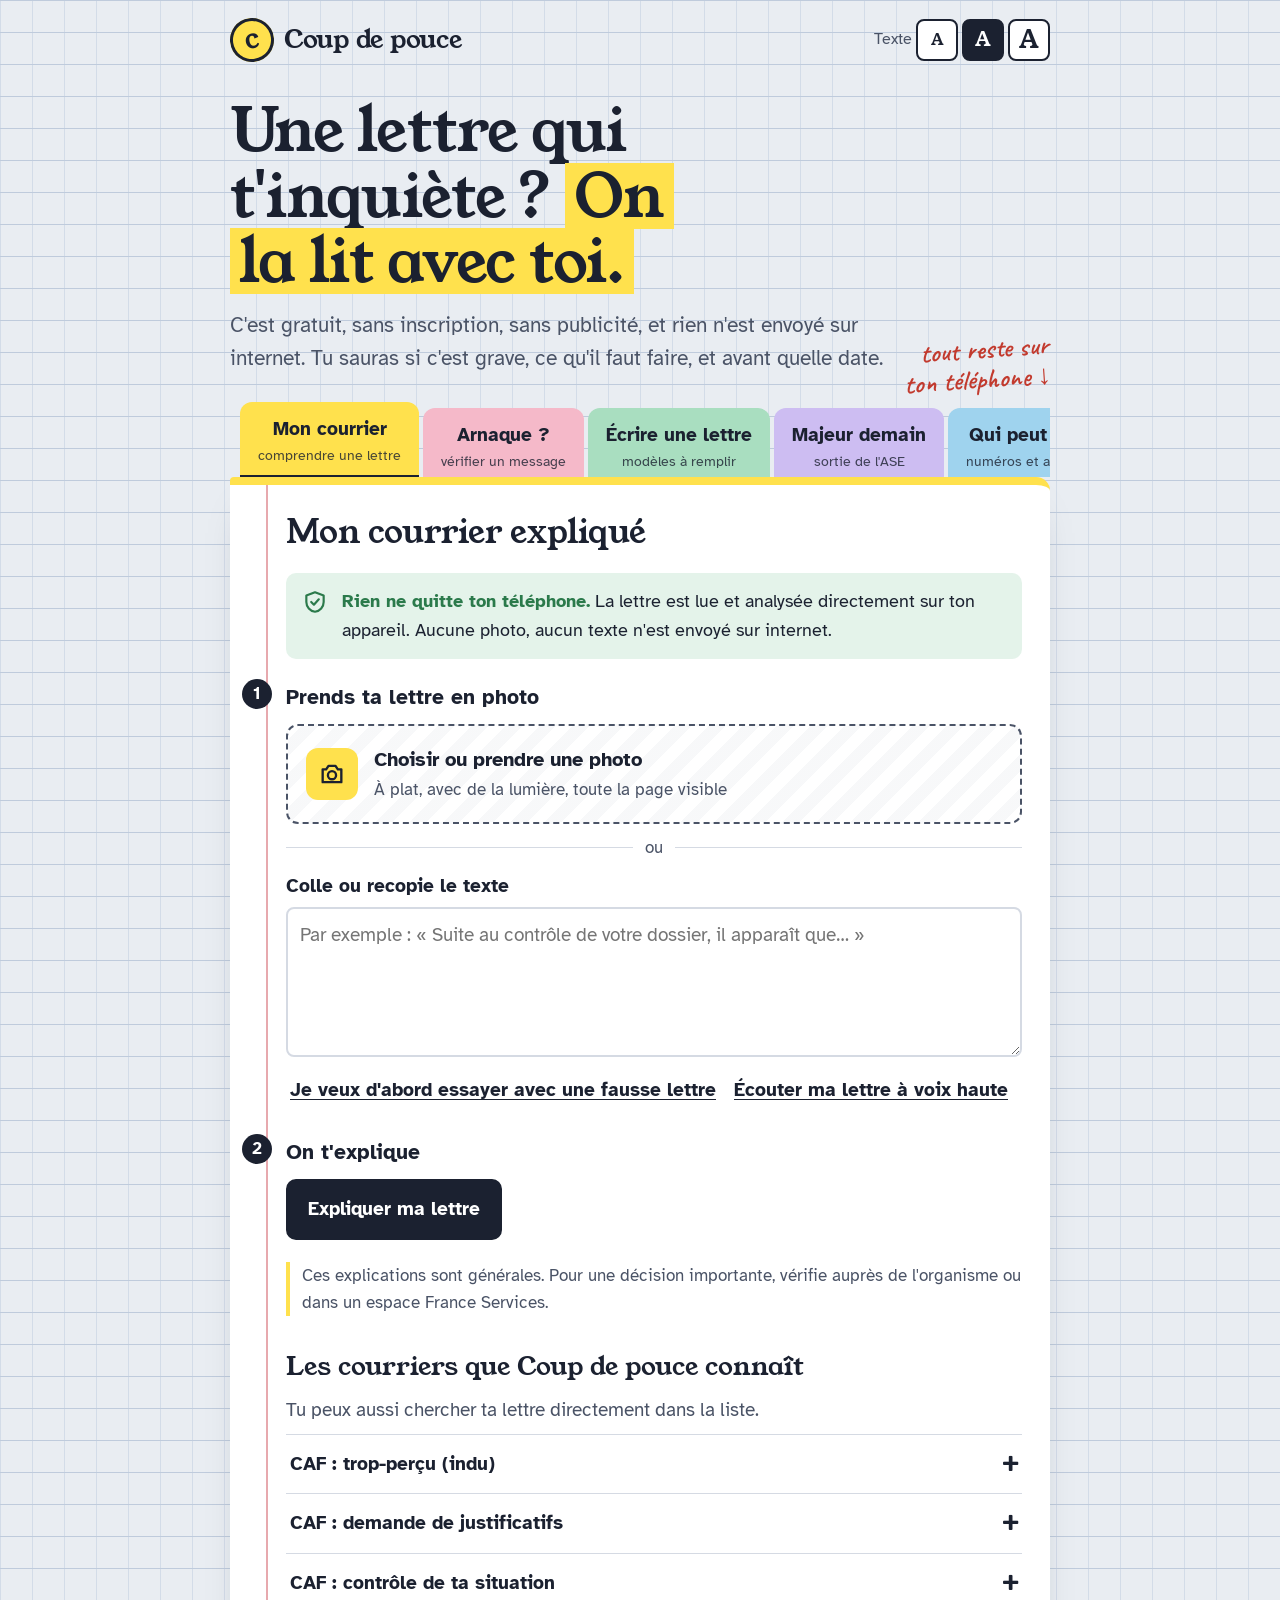
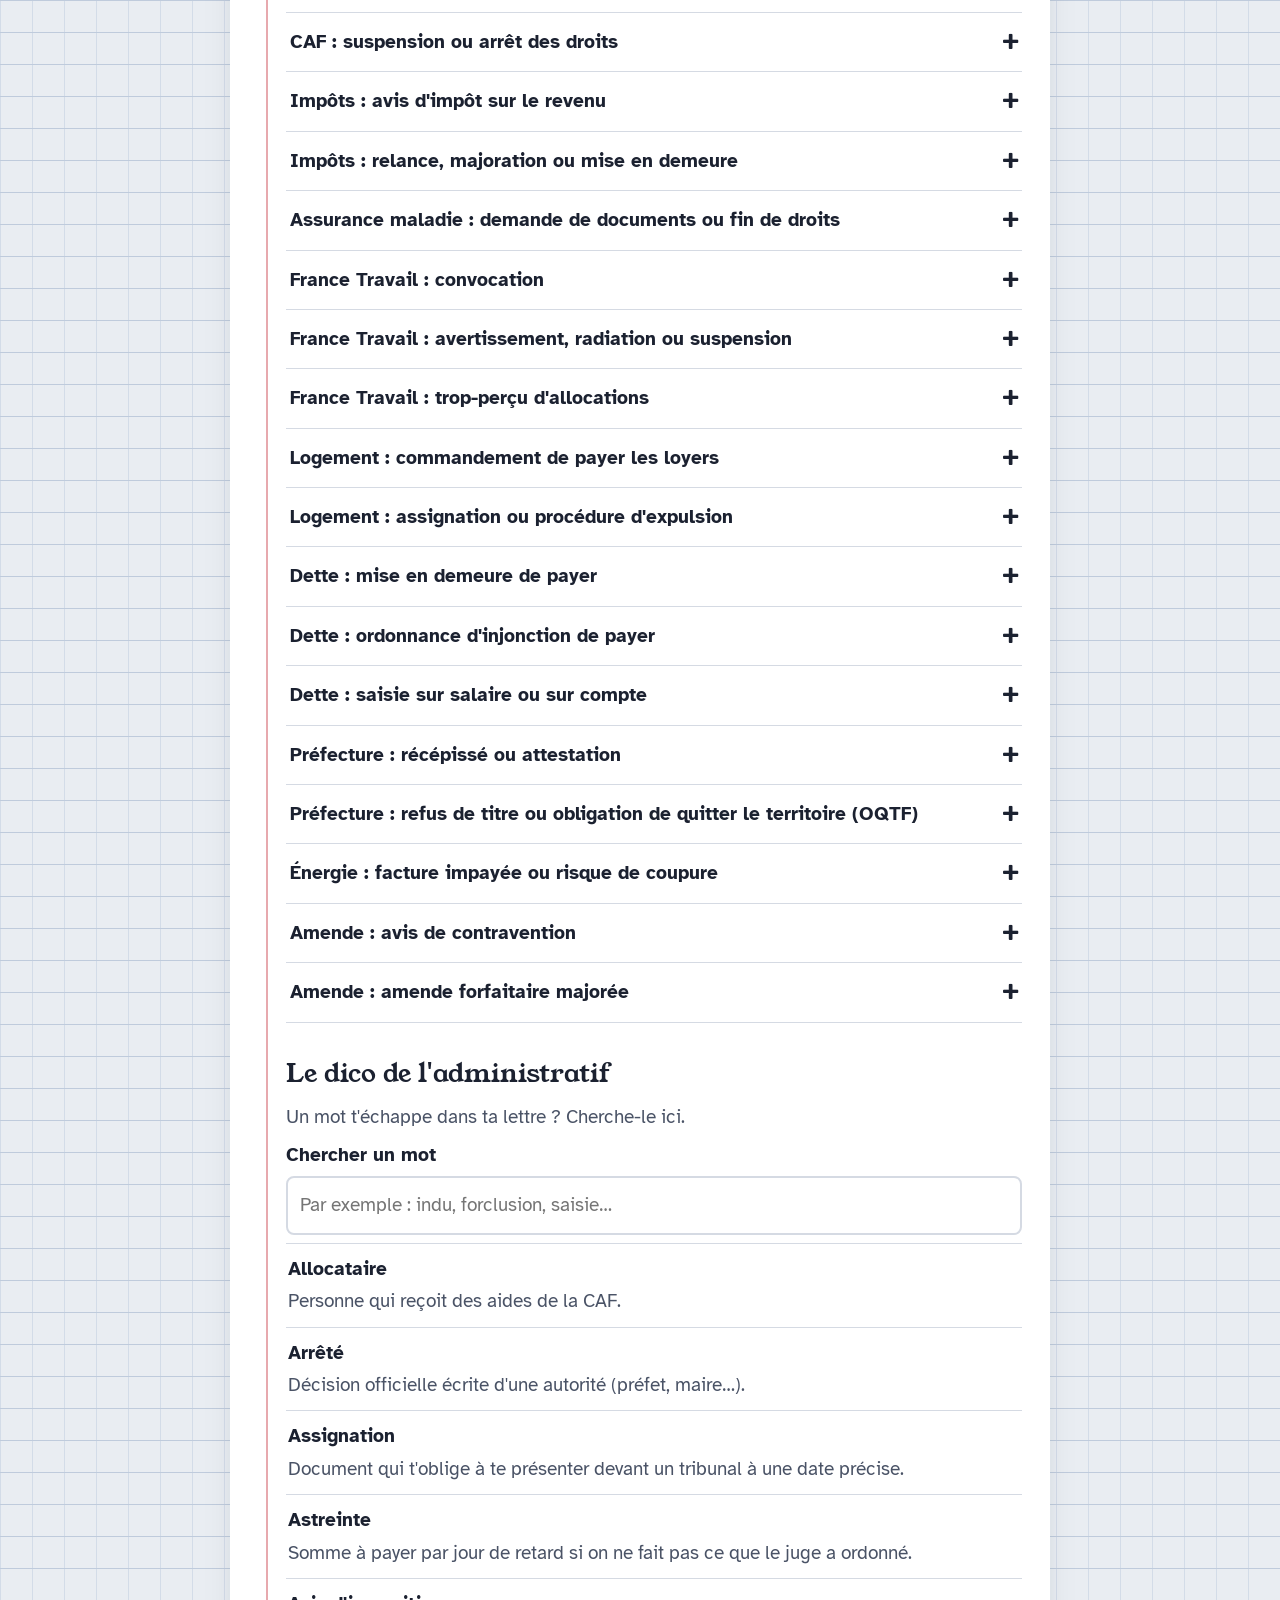
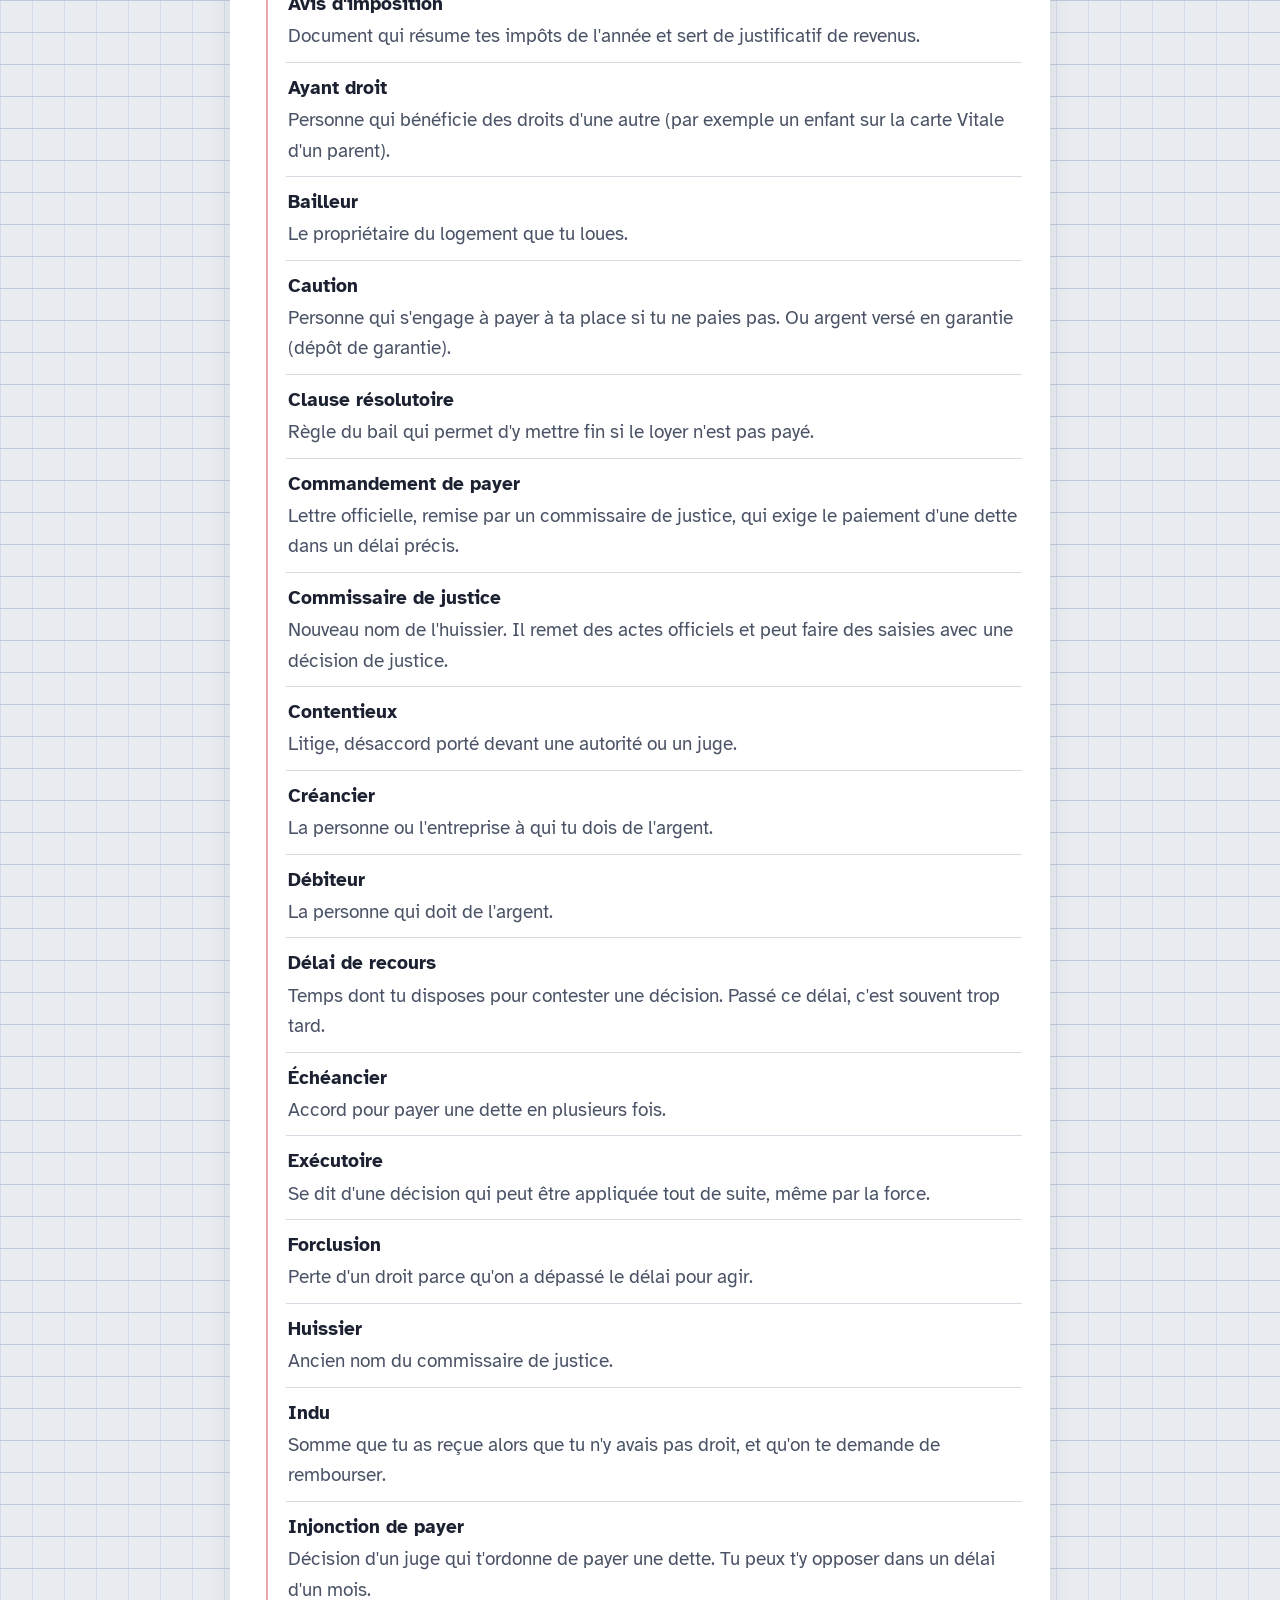
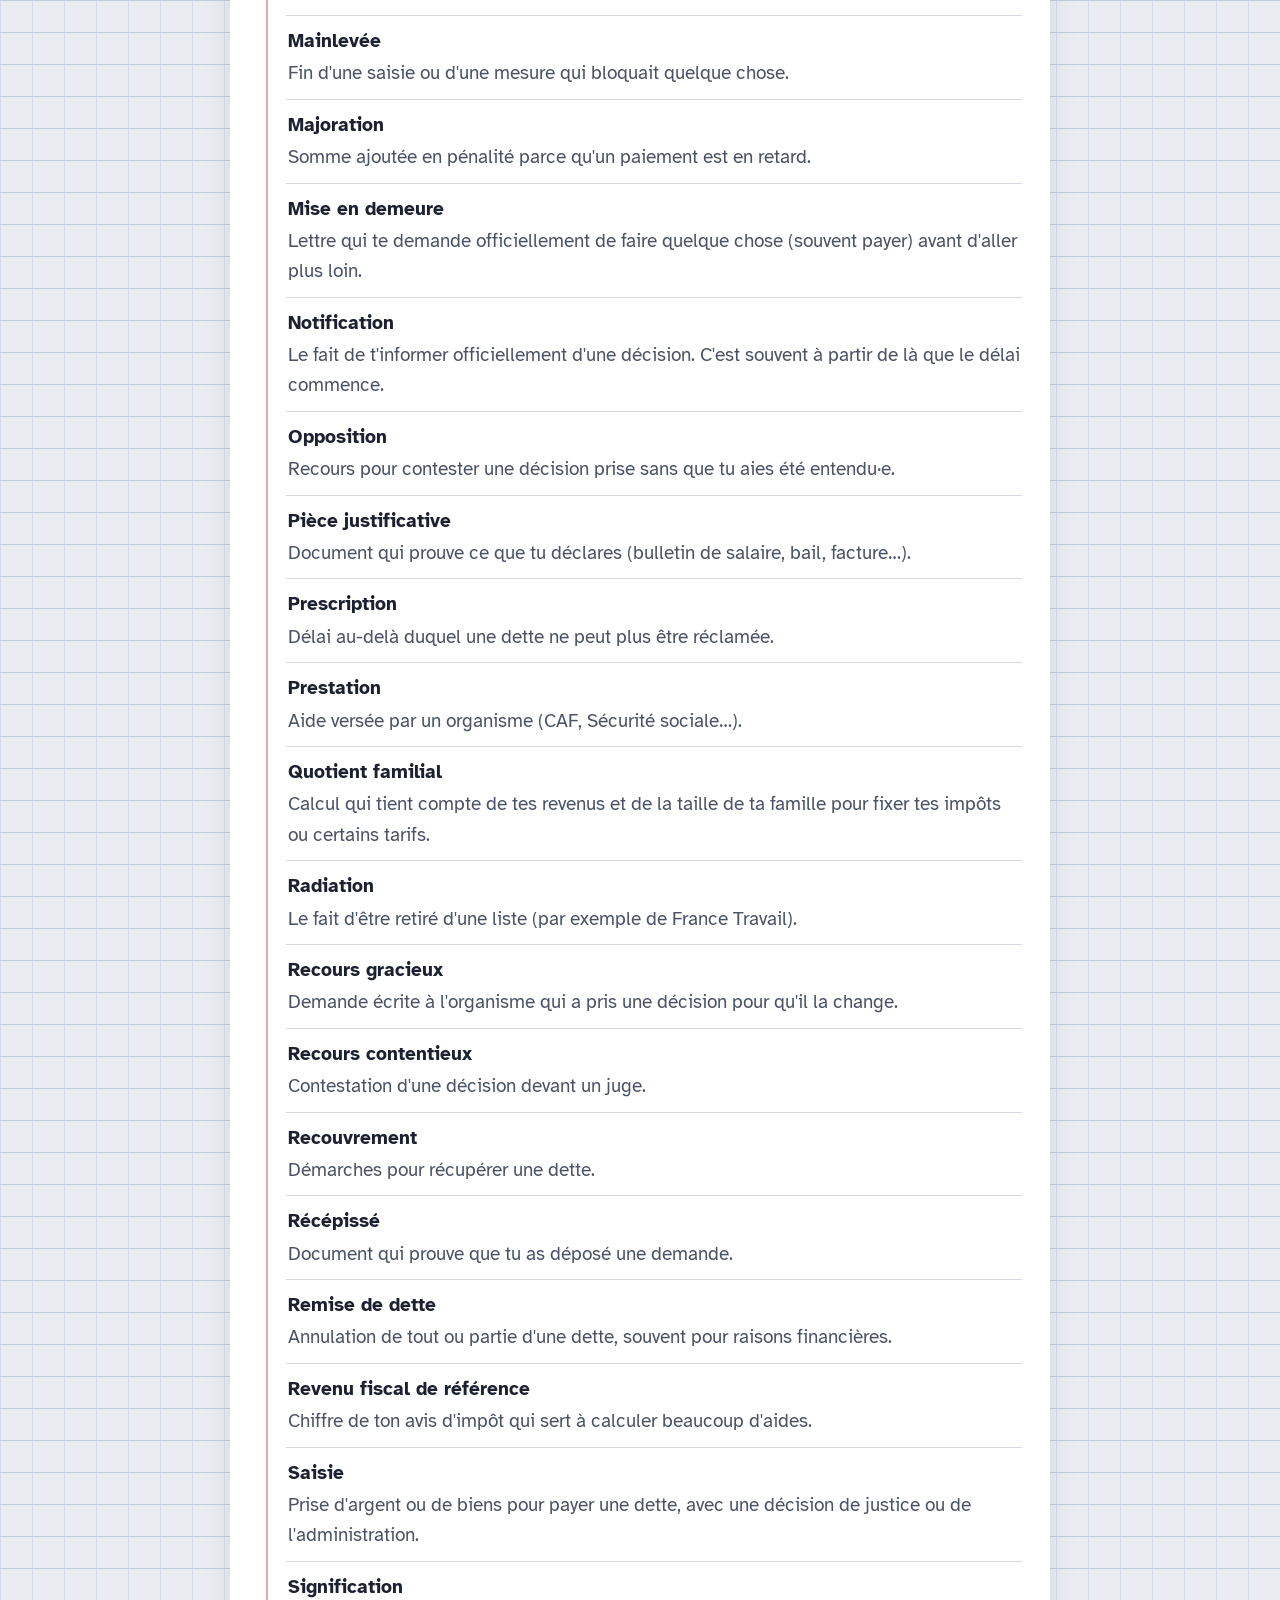
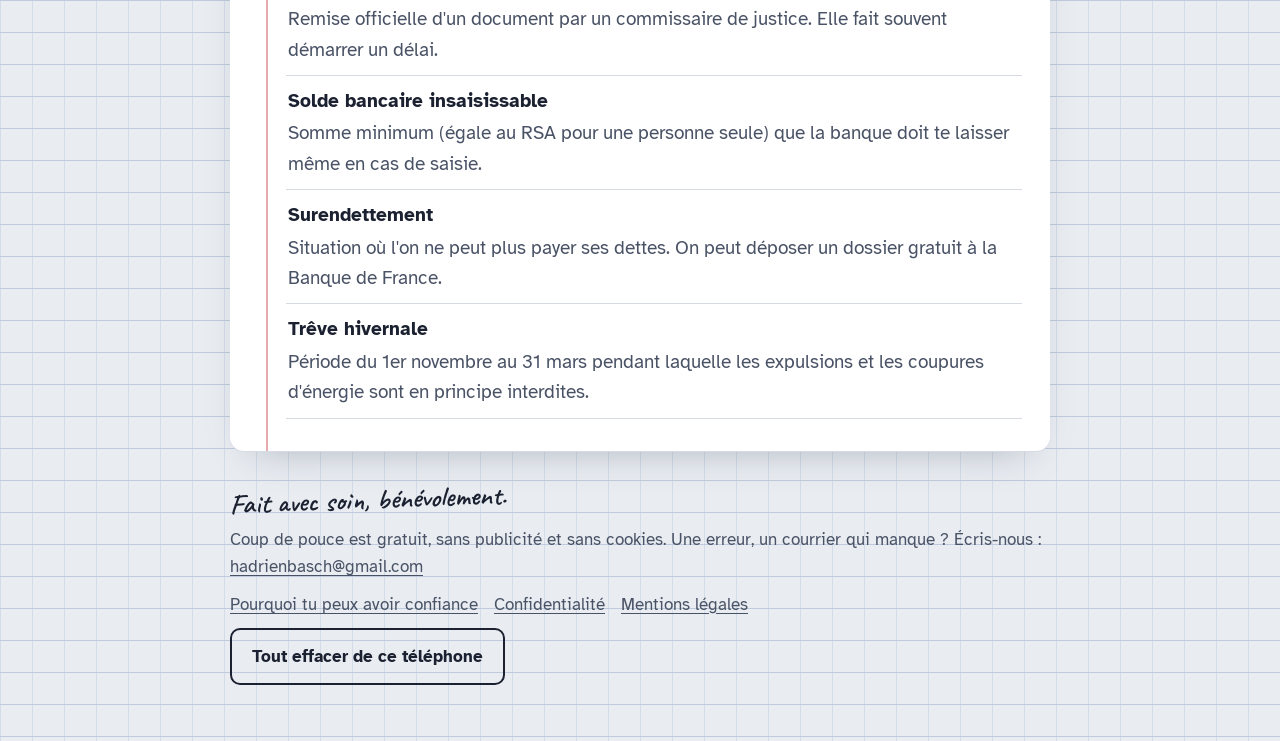
<file: index.html>
<!doctype html>
<html lang="fr">
<head>
<meta charset="utf-8">
<meta name="viewport" content="width=device-width,initial-scale=1,viewport-fit=cover">
<title>Coup de pouce</title>
<meta name="description" content="Une lettre qui t'inquiète ? Coup de pouce t'aide gratuitement à la comprendre, à simplifier un texte, à trouver tes droits et à préparer ta majorité à la sortie de l'ASE.">
<link rel="icon" href="data:image/svg+xml,%3Csvg xmlns='http://www.w3.org/2000/svg' viewBox='0 0 32 32'%3E%3Ccircle cx='16' cy='16' r='15' fill='%23FFE14D'/%3E%3Ctext x='16' y='22' font-size='17' text-anchor='middle' font-family='Georgia' font-weight='bold' fill='%231B2130'%3Ec%3C/text%3E%3C/svg%3E">
<link rel="stylesheet" href="fonts/fonts.css">
<style>
:root{
  --ground:#E9EDF2; --seyes:#D3DCE8; --seyes-bold:#BFCBDC; --margin:#E7A9AE;
  --paper:#FFFFFF; --ink:#1B2130; --ink-soft:#4A5366; --rule:#D5DAE3;
  --marker:#FFE14D; --marker-ink:#1B2130;
  --red:#C23A2E; --red-bg:#FBE9E6; --green:#2B7A4B; --green-bg:#E4F3EA; --amber:#9A6200; --amber-bg:#FFF2CC;
  --tab-1:#FFE14D; --tab-2:#9FD3EE; --tab-3:#A9DEC0; --tab-4:#F5B9C9; --tab-5:#CDBDF2;
  --btn:#1B2130; --btn-ink:#FFFFFF;
  --fs:18px;
  --hand:"Caveat","Segoe Print","Bradley Hand",cursive;
  --display:"Young Serif",Georgia,"Times New Roman",serif;
  --body:"Atkinson Hyperlegible",Verdana,system-ui,sans-serif;
}
@media (prefers-color-scheme: dark){
  :root:not([data-theme="light"]){
    color-scheme:dark;
    --ground:#11151D; --seyes:#1A202B; --seyes-bold:#212836; --margin:#5A2E35;
    --paper:#1A2030; --ink:#ECEFF5; --ink-soft:#AEB6C7; --rule:#2D3548;
    --marker:#E8CC3F; --marker-ink:#11151D;
    --red:#FF8B7E; --red-bg:#3B1E1B; --green:#7ED6A2; --green-bg:#15301F; --amber:#FFCB62; --amber-bg:#352A10;
    --tab-1:#C9AE2E; --tab-2:#4A87A6; --tab-3:#4E9270; --tab-4:#A5616F; --tab-5:#7C69A8;
    --btn:#ECEFF5; --btn-ink:#11151D;
  }
}
:root[data-theme="dark"]{
  color-scheme:dark;
  --ground:#11151D; --seyes:#1A202B; --seyes-bold:#212836; --margin:#5A2E35;
  --paper:#1A2030; --ink:#ECEFF5; --ink-soft:#AEB6C7; --rule:#2D3548;
  --marker:#E8CC3F; --marker-ink:#11151D;
  --red:#FF8B7E; --red-bg:#3B1E1B; --green:#7ED6A2; --green-bg:#15301F; --amber:#FFCB62; --amber-bg:#352A10;
  --tab-1:#C9AE2E; --tab-2:#4A87A6; --tab-3:#4E9270; --tab-4:#A5616F; --tab-5:#7C69A8;
  --btn:#ECEFF5; --btn-ink:#11151D;
}
*{box-sizing:border-box}
[hidden]{display:none!important}
html{font-size:var(--fs)}
body{
  margin:0;color:var(--ink);font-family:var(--body);font-size:1rem;line-height:1.6;
  background-color:var(--ground);
  /* cahier à grands carreaux Seyès */
  background-image:
    linear-gradient(var(--seyes-bold) 1px,transparent 1px),
    linear-gradient(90deg,var(--seyes) 1px,transparent 1px);
  background-size:32px 32px,32px 32px;
  padding-inline:16px;padding-block:0 56px;
}
.wrap{max-width:820px;margin:0 auto}
p{margin:0}
h1,h2,h3{margin:0;text-wrap:balance}
a{color:inherit}
.mark{background:linear-gradient(transparent 12%,var(--marker) 12%,var(--marker) 88%,transparent 88%);color:var(--marker-ink);padding:0 .15em;box-decoration-break:clone;-webkit-box-decoration-break:clone}
.hand{font-family:var(--hand);font-weight:600;line-height:1.1}

/* en-tête */
.top{display:flex;justify-content:space-between;align-items:center;gap:12px;flex-wrap:wrap;padding-block:18px 8px}
.brand{display:flex;align-items:center;gap:10px;text-decoration:none}
.seal{width:44px;height:44px;border-radius:50%;background:var(--marker);display:grid;place-items:center;box-shadow:inset 0 0 0 3px var(--ink);transform:rotate(-8deg)}
.seal span{font-family:var(--display);font-size:1.5rem;color:#1B2130;line-height:1;margin-top:-3px}
.brand b{font-family:var(--display);font-weight:400;font-size:1.35rem;letter-spacing:-.01em}
.sizes{display:flex;align-items:center;gap:4px;font-size:.85rem;color:var(--ink-soft)}
.sizes button{font-family:var(--display);background:var(--paper);color:var(--ink);border:2px solid var(--ink);border-radius:8px;min-width:42px;min-height:42px;padding:0 8px;cursor:pointer;line-height:1}
.sizes button[aria-pressed="true"]{background:var(--ink);color:var(--paper)}
.sizes .s1{font-size:.85rem}.sizes .s2{font-size:1.05rem}.sizes .s3{font-size:1.3rem}

/* accroche */
.hero{padding-block:28px 26px;position:relative}
.hero h1{font-family:var(--display);font-weight:400;font-size:clamp(2rem,6.2vw,3.2rem);line-height:1.08;letter-spacing:-.015em;max-width:16ch}
.hero p{margin-top:14px;font-size:1.1rem;color:var(--ink-soft);max-width:48ch}
.hero .note{position:absolute;right:0;bottom:6px;font-size:1.45rem;color:var(--red);transform:rotate(-4deg);max-width:13ch;text-align:right}
@media (max-width:640px){.hero .note{position:static;display:block;margin-top:12px;text-align:left;transform:rotate(-2deg);max-width:none}}

/* classeur à intercalaires */
.tabs{display:flex;gap:4px;padding-left:10px;overflow-x:auto;scrollbar-width:none;position:relative;z-index:1}
.tabs::-webkit-scrollbar{display:none}
.tab{flex:none;border:0;font:inherit;font-weight:700;color:#1B2130;padding:12px 18px 10px;border-radius:12px 12px 0 0;cursor:pointer;transform:translateY(6px);transition:transform .15s;white-space:nowrap}
.tab small{display:block;font-weight:400;font-size:.75rem;opacity:.8}
.tab[data-tool="courrier"]{background:var(--tab-1)}
.tab[data-tool="falc"]{background:var(--tab-2)}
.tab[data-tool="droits"]{background:var(--tab-3)}
.tab[data-tool="majeur"]{background:var(--tab-4)}
.tab[aria-selected="true"]{transform:translateY(0);box-shadow:0 -2px 0 var(--ink) inset}
:root[data-theme="dark"] .tab,:root:not([data-theme="light"]) .tab{color:#1B2130}
@media (prefers-color-scheme: dark){:root:not([data-theme="light"]) .tab{color:#0E1118}}
:root[data-theme="dark"] .tab{color:#0E1118}

@media (max-width:560px){
  .tabs{display:grid;grid-template-columns:1fr 1fr;gap:6px;padding-left:0;margin-bottom:10px}
  .tab{border-radius:10px;transform:none;padding:10px 12px;white-space:normal;text-align:left}
  .tab[aria-selected="true"]{box-shadow:inset 0 0 0 3px var(--ink)}
  .tab:last-child:nth-child(odd){grid-column:1/-1}
  .sheet{border-radius:14px}
}
.sheet{background:var(--paper);border-radius:4px 14px 14px 14px;box-shadow:0 1px 0 var(--rule),0 18px 40px -24px rgba(20,30,50,.35);position:relative;border-top:8px solid var(--sheet-tab,var(--tab-1))}
.sheet[data-tool="falc"]{--sheet-tab:var(--tab-2)}
.sheet[data-tool="droits"]{--sheet-tab:var(--tab-3)}
.sheet[data-tool="majeur"]{--sheet-tab:var(--tab-4)}
.panel{padding:28px 28px 32px 56px;display:flex;flex-direction:column;gap:22px;position:relative}
.panel::before{content:"";position:absolute;left:36px;top:0;bottom:0;width:2px;background:var(--margin)}
@media (max-width:560px){.panel{padding:22px 18px 26px 34px}.panel::before{left:20px}}
.panel h2{font-family:var(--display);font-weight:400;font-size:1.75rem;line-height:1.15}
.lede{color:var(--ink-soft);max-width:58ch}

/* étapes numérotées (vraie séquence) */
.step{position:relative;display:flex;flex-direction:column;gap:10px}
.step>.num{position:absolute;left:-44px;top:-2px;width:30px;height:30px;border-radius:50%;background:var(--ink);color:var(--paper);display:grid;place-items:center;font-weight:700;font-size:.9rem}
@media (max-width:560px){.step>.num{left:-31px;width:24px;height:24px;font-size:.75rem}}
.step h3{font-size:1.1rem}
.step .hint{color:var(--ink-soft);font-size:.92rem}

label{font-weight:700;display:block}
.field{display:flex;flex-direction:column;gap:6px}
textarea,select,input[type=text],input[type=number]{width:100%;font:inherit;color:var(--ink);background:var(--paper);border:2px solid var(--rule);border-radius:8px;padding:12px}
textarea{min-height:150px;resize:vertical;line-height:1.5}
textarea:hover,select:hover,input:hover{border-color:var(--ink-soft)}
.row{display:flex;gap:10px;flex-wrap:wrap;align-items:center}
.grid2{display:grid;grid-template-columns:repeat(auto-fit,minmax(210px,1fr));gap:16px}

button{font:inherit}
.btn{font-weight:700;padding:13px 20px;border-radius:10px;border:2px solid var(--btn);background:var(--btn);color:var(--btn-ink);cursor:pointer;min-height:50px}
.btn:hover{filter:brightness(1.15)}
.btn.line{background:transparent;color:var(--ink);border-color:var(--ink)}
.btn.link{background:none;border:0;color:var(--ink);text-decoration:underline;text-underline-offset:3px;padding:8px 4px;min-height:auto}
.btn:disabled{opacity:.55;cursor:wait}
.btn:focus-visible,.tab:focus-visible,.sizes button:focus-visible,textarea:focus-visible,select:focus-visible,input:focus-visible,summary:focus-visible,.photo:focus-within{outline:3px solid var(--marker);outline-offset:3px;box-shadow:0 0 0 5px var(--ink)}

.photo{border:2px dashed var(--ink-soft);border-radius:12px;padding:18px;display:flex;align-items:center;gap:16px;flex-wrap:wrap;cursor:pointer;background:repeating-linear-gradient(-45deg,transparent 0 12px,rgba(127,140,160,.06) 12px 24px)}
.photo input{position:absolute;opacity:0;width:1px;height:1px}
.photo .cam{width:52px;height:52px;flex:none;border-radius:12px;background:var(--marker);display:grid;place-items:center}
.photo .cam svg{width:28px;height:28px}
.photo b{display:block;font-size:1.05rem}
.photo span span{color:var(--ink-soft);font-size:.9rem;font-weight:400;display:block}
.thumb{max-height:110px;border-radius:6px;border:1px solid var(--rule);margin-left:auto}
.or{display:flex;align-items:center;gap:12px;color:var(--ink-soft);font-size:.9rem}
.or::before,.or::after{content:"";flex:1;height:1px;background:var(--rule)}

.progress{height:8px;border-radius:4px;background:var(--rule);overflow:hidden}
.progress i{display:block;height:100%;width:0;background:var(--green);transition:width .3s}
.status{color:var(--ink-soft);font-style:italic}

.promise{display:flex;gap:14px;align-items:flex-start;background:var(--green-bg);border-radius:10px;padding:14px 16px}
.promise svg{flex:none;width:26px;height:26px;color:var(--green);margin-top:2px}
.promise p{font-size:.95rem}
.promise b{color:var(--green)}

.warnline{font-size:.9rem;color:var(--ink-soft);border-left:4px solid var(--marker);padding-left:12px}

/* résultat : la lettre annotée */
.result{display:flex;flex-direction:column;gap:20px;border-top:2px dashed var(--rule);padding-top:22px}
.stamp{display:inline-block;width:fit-content;font-family:var(--display);font-size:1.3rem;letter-spacing:.08em;text-transform:uppercase;padding:6px 14px;border:3px solid currentColor;border-radius:6px;transform:rotate(-3deg);box-shadow:inset 0 0 0 2px var(--paper),inset 0 0 0 4px currentColor}
.stamp.ok{color:var(--green)} .stamp.warn{color:var(--amber)} .stamp.bad{color:var(--red)}
.alert{background:var(--red-bg);color:var(--red);border-radius:10px;padding:14px 16px;font-weight:700}
.block{display:flex;flex-direction:column;gap:8px}
.block h3{font-size:1.05rem}
.kicker{font-size:.78rem;text-transform:uppercase;letter-spacing:.08em;color:var(--ink-soft);font-weight:700}
.deadline{font-family:var(--display);font-size:1.5rem;line-height:1.2}
ol.todo{list-style:none;margin:0;padding:0;display:flex;flex-direction:column;gap:10px;counter-reset:t}
ol.todo li{counter-increment:t;display:grid;grid-template-columns:32px 1fr;gap:10px;align-items:start}
ol.todo li::before{content:counter(t);width:28px;height:28px;border:2px solid var(--ink);border-radius:50%;display:grid;place-items:center;font-weight:700;font-size:.85rem}
.letter{white-space:pre-wrap;background:var(--paper);border:1px solid var(--rule);border-radius:4px;padding:18px 18px 18px 30px;font-size:.95rem;position:relative;box-shadow:3px 3px 0 var(--rule)}
.letter::before{content:"";position:absolute;left:16px;top:0;bottom:0;width:2px;background:var(--margin)}
dl.words{display:grid;grid-template-columns:minmax(90px,max-content) 1fr;gap:6px 16px;margin:0}
dl.words dt{font-weight:700}
dl.words dd{margin:0}
.aside{font-size:1.35rem;color:var(--red);transform:rotate(-2deg);width:fit-content}

/* bibliothèque */
.lib{display:flex;flex-direction:column;border-top:1px solid var(--rule)}
.lib details{border-bottom:1px solid var(--rule)}
.lib summary{cursor:pointer;font-weight:700;padding:14px 4px;list-style:none;display:flex;justify-content:space-between;gap:12px}
.lib summary::-webkit-details-marker{display:none}
.lib summary::after{content:"+";font-family:var(--display);font-size:1.4rem;line-height:1}
.lib details[open] summary::after{content:"–"}
.lib .inner{display:flex;flex-direction:column;gap:12px;padding:0 4px 18px}

/* FALC */
.out{white-space:pre-wrap;background:var(--paper);border:2px solid var(--ink);border-radius:10px;padding:20px;font-size:1.1rem;line-height:1.75;min-height:3em}

/* droits */
.aides{display:grid;grid-template-columns:repeat(auto-fit,minmax(260px,1fr));gap:14px}
.aide{border:2px solid var(--ink);border-radius:10px;padding:16px;display:flex;flex-direction:column;gap:8px;background:var(--paper)}
.aide .head{display:flex;justify-content:space-between;align-items:flex-start;gap:10px}
.aide h3{font-size:1.05rem}
.tag{flex:none;font-size:.78rem;font-weight:700;padding:3px 9px;border-radius:999px}
.tag.ok{background:var(--green-bg);color:var(--green)} .tag.warn{background:var(--amber-bg);color:var(--amber)}
.aide .money{font-family:var(--display);font-size:1.15rem}
.aide .where{font-size:.92rem;color:var(--ink-soft)}

/* checklist */
.meter{display:flex;align-items:center;gap:14px}
.meter .progress{flex:1;height:12px;border-radius:6px}
.meter b{font-family:var(--display);font-weight:400;font-size:1.3rem;white-space:nowrap}
.phase{display:flex;flex-direction:column}
.phase h3{font-family:var(--display);font-weight:400;font-size:1.3rem;display:flex;flex-wrap:wrap;align-items:baseline;gap:4px 12px;padding-bottom:6px}
.phase h3 .when{font-family:var(--hand);font-size:1.35rem;color:var(--red)}
.item{display:flex;gap:14px;align-items:flex-start;padding:12px 0;border-bottom:1px solid var(--rule)}
.item input{appearance:none;-webkit-appearance:none;flex:none;width:26px;height:26px;border:2px solid var(--ink);border-radius:6px;margin:2px 0 0;cursor:pointer;display:grid;place-items:center;background:var(--paper)}
.item input:checked{background:var(--ink)}
.item input:checked::after{content:"";width:12px;height:7px;border:3px solid var(--paper);border-top:0;border-right:0;transform:rotate(-45deg) translate(1px,-1px)}
.item input:focus-visible{outline:3px solid var(--marker);outline-offset:2px}
.item label{font-weight:700;cursor:pointer;min-width:0;flex:1;overflow-wrap:break-word}
.item small{display:block;font-weight:400;color:var(--ink-soft);font-size:.9rem;margin-top:2px}
.item input:checked + label{text-decoration:line-through;text-decoration-thickness:2px;color:var(--ink-soft)}

.tab[data-tool="ressources"]{background:var(--tab-2)}
.sheet[data-tool="ressources"]{--sheet-tab:var(--tab-2)}
.chips{display:flex;flex-wrap:wrap;gap:8px}
.chipbtn{font:inherit;font-size:.9rem;font-weight:700;padding:8px 14px;border-radius:999px;border:2px solid var(--ink);background:var(--paper);color:var(--ink);cursor:pointer}
.chipbtn[aria-pressed="true"]{background:var(--ink);color:var(--paper)}
.chipbtn:focus-visible{outline:3px solid var(--marker);outline-offset:2px}
.reslist{display:flex;flex-direction:column;gap:12px}
.rescat{font-family:var(--display);font-weight:400;font-size:1.3rem;margin-top:10px}
.res{border:1px solid var(--rule);border-radius:10px;padding:14px 16px;display:flex;flex-direction:column;gap:8px;background:var(--paper)}
.res h4{margin:0;font-size:1.05rem}
.res .small{font-size:.85rem;color:var(--ink-soft)}
.res .btn{min-height:44px;padding:9px 14px;font-size:.95rem}
.tab[data-tool="arnaque"]{background:var(--tab-4)}
.tab[data-tool="lettres"]{background:var(--tab-3)}
.tab[data-tool="majeur"]{background:var(--tab-5)}
.sheet[data-tool="arnaque"]{--sheet-tab:var(--tab-4)}
.sheet[data-tool="lettres"]{--sheet-tab:var(--tab-3)}
.sheet[data-tool="majeur"]{--sheet-tab:var(--tab-5)}
.offline{position:sticky;top:env(safe-area-inset-top,0px);z-index:5;background:var(--green);color:var(--paper);text-align:center;font-weight:700;padding:10px 16px;margin-inline:-16px}
ul.bring{margin:0;padding-left:1.2em;display:flex;flex-direction:column;gap:4px}
.glolist{display:flex;flex-direction:column;margin:0;border-top:1px solid var(--rule)}
.glo{padding:10px 2px;border-bottom:1px solid var(--rule)}
.glo dt{font-weight:700}
.glo dd{margin:2px 0 0;color:var(--ink-soft)}
@media print{
  body{background:#fff!important;color:#000;padding:0}
  body.printing *{visibility:hidden}
  body.printing .print-me,body.printing .print-me *{visibility:visible}
  body.printing .print-me{position:absolute;left:0;top:0;width:100%;border:0;box-shadow:none}
  body.printing .print-me button{display:none}
}
footer{margin-top:34px;display:flex;flex-direction:column;gap:10px;color:var(--ink-soft);font-size:.9rem}
footer .sig{font-size:1.5rem;color:var(--ink);transform:rotate(-2deg);width:fit-content}
footer nav{display:flex;gap:16px;flex-wrap:wrap}
footer a{text-underline-offset:3px}

@media (prefers-reduced-motion:no-preference){
  .result>*{animation:rise .35s ease-out both}
  .result>*:nth-child(2){animation-delay:.05s}.result>*:nth-child(3){animation-delay:.1s}.result>*:nth-child(4){animation-delay:.15s}
  @keyframes rise{from{transform:translateY(6px)}to{transform:none}}
  .stamp{animation:thump .4s cubic-bezier(.3,1.6,.5,1) both}
  @keyframes thump{from{transform:rotate(-3deg) scale(1.35);opacity:.3}to{transform:rotate(-3deg) scale(1);opacity:1}}
}
@media (prefers-reduced-motion:reduce){.progress i,.tab{transition:none}}
.ro{border-left:4px solid var(--tab-2);padding:4px 0 4px 14px;display:flex;flex-direction:column;gap:8px}
.ro h3{font-size:1.05rem;margin-top:6px}
</style>
</head>
<body>
<div class="offline" id="offline" hidden role="status">Tu es hors ligne : Coup de pouce marche quand même. C'est la preuve que rien n'est envoyé.</div>
<div class="wrap">

  <header class="top">
    <a class="brand" href="./" aria-label="Coup de pouce, accueil">
      <span class="seal" aria-hidden="true"><span>c</span></span>
      <b>Coup de pouce</b>
    </a>
    <div class="sizes" role="group" aria-label="Taille du texte">
      <span aria-hidden="true">Texte</span>
      <button class="s1" data-fs="16" aria-label="Texte normal">A</button>
      <button class="s2" data-fs="19" aria-label="Texte grand">A</button>
      <button class="s3" data-fs="23" aria-label="Texte très grand">A</button>
    </div>
  </header>

  <section class="hero">
    <h1>Une lettre qui t'inquiète&nbsp;? <span class="mark">On la lit avec toi.</span></h1>
    <p>C'est gratuit, sans inscription, sans publicité, et rien n'est envoyé sur internet. Tu sauras si c'est grave, ce qu'il faut faire, et avant quelle date.</p>
    <span class="note hand" aria-hidden="true">tout reste sur ton téléphone ↓</span>
  </section>

  <div class="tabs" role="tablist" aria-label="Les outils">
    <button class="tab" role="tab" id="t-courrier" data-tool="courrier" aria-controls="courrier">Mon courrier<small>comprendre une lettre</small></button>
    <button class="tab" role="tab" id="t-arnaque" data-tool="arnaque" aria-controls="arnaque">Arnaque&nbsp;?<small>vérifier un message</small></button>
    <button class="tab" role="tab" id="t-lettres" data-tool="lettres" aria-controls="lettres">Écrire une lettre<small>modèles à remplir</small></button>
    <button class="tab" role="tab" id="t-majeur" data-tool="majeur" aria-controls="majeur">Majeur demain<small>sortie de l'ASE</small></button>
    <button class="tab" role="tab" id="t-ressources" data-tool="ressources" aria-controls="ressources">Qui peut m'aider<small>numéros et associations</small></button>
  </div>

  <main class="sheet" id="sheet" data-tool="courrier">

    <!-- MON COURRIER -->
    <section class="panel" id="courrier" role="tabpanel" aria-labelledby="t-courrier">
      <h2>Mon courrier expliqué</h2>

      <div class="promise">
        <svg viewBox="0 0 24 24" fill="none" stroke="currentColor" stroke-width="2" stroke-linecap="round" stroke-linejoin="round" aria-hidden="true"><path d="M12 3l8 3v6c0 4.5-3.4 8.4-8 9-4.6-.6-8-4.5-8-9V6z"/><path d="m8.5 12 2.5 2.5 4.5-5"/></svg>
        <p><b>Rien ne quitte ton téléphone.</b> La lettre est lue et analysée directement sur ton appareil. Aucune photo, aucun texte n'est envoyé sur internet.</p>
      </div>

      <div class="step">
        <span class="num" aria-hidden="true">1</span>
        <h3>Prends ta lettre en photo</h3>
        <label class="photo" for="photo">
          <span class="cam" aria-hidden="true"><svg viewBox="0 0 24 24" fill="none" stroke="#1B2130" stroke-width="2" stroke-linecap="round" stroke-linejoin="round"><path d="M4 8h3l2-3h6l2 3h3v11H4z"/><circle cx="12" cy="13" r="3.5"/></svg></span>
          <span><b>Choisir ou prendre une photo</b><span>À plat, avec de la lumière, toute la page visible</span></span>
          <input type="file" id="photo" accept="image/jpeg,image/png,image/webp">
          <img id="preview" class="thumb" alt="Ta photo" hidden>
        </label>
        <div class="block" id="ocrBox" hidden>
          <div class="progress"><i id="ocrBar"></i></div>
          <p class="status" id="ocrTxt"></p>
        </div>
        <p class="or">ou</p>
        <div class="field">
          <label for="letterText">Colle ou recopie le texte</label>
          <textarea id="letterText" placeholder="Par exemple : « Suite au contrôle de votre dossier, il apparaît que… »"></textarea>
        </div>
        <div class="row"><button class="btn link" id="example">Je veux d'abord essayer avec une fausse lettre</button><button class="btn link" id="readLetter" hidden>Écouter ma lettre à voix haute</button></div>
      </div>

      <div class="step">
        <span class="num" aria-hidden="true">2</span>
        <h3>On t'explique</h3>
        <div class="row"><button class="btn" id="explain">Expliquer ma lettre</button></div>
        <p class="status" id="cStatus" hidden></p>
      </div>

      <div class="result" id="cResult" hidden aria-live="polite"></div>

      <p class="warnline">Ces explications sont générales. Pour une décision importante, vérifie auprès de l'organisme ou dans un espace France Services.</p>

      <div class="block" style="margin-top:8px">
        <h3 style="font-family:var(--display);font-weight:400;font-size:1.35rem">Les courriers que Coup de pouce connaît</h3>
        <p class="lede">Tu peux aussi chercher ta lettre directement dans la liste.</p>
        <div class="lib" id="library"></div>
      </div>

      <div class="block" style="margin-top:8px">
        <h3 style="font-family:var(--display);font-weight:400;font-size:1.35rem">Le dico de l'administratif</h3>
        <p class="lede">Un mot t'échappe dans ta lettre&nbsp;? Cherche-le ici.</p>
        <div class="field"><label for="gloQ">Chercher un mot</label><input type="text" id="gloQ" placeholder="Par exemple : indu, forclusion, saisie…"></div>
        <dl class="glolist" id="gloList"></dl>
      </div>
    </section>

    <!-- ARNAQUE -->
    <section class="panel" id="arnaque" role="tabpanel" aria-labelledby="t-arnaque" hidden>
      <h2>Arnaque ou pas&nbsp;?</h2>
      <p class="lede">Tu as reçu un SMS, un email ou un message qui te paraît bizarre&nbsp;? Colle-le ici : je cherche les signes d'arnaque. Rien n'est envoyé.</p>
      <div class="field">
        <label for="scamIn">Le message reçu</label>
        <textarea id="scamIn" style="min-height:130px" placeholder="Par exemple : « Votre colis est en attente, réglez 1,99 € ici : … »"></textarea>
      </div>
      <div class="row">
        <button class="btn" id="scamGo">Vérifier le message</button>
        <button class="btn link" id="scamEx">Essayer avec un faux SMS</button>
      </div>
      <div class="result" id="scamOut" hidden aria-live="polite"></div>
      <div class="block" style="margin-top:6px">
        <h3>Les 5 règles à retenir</h3>
        <ol class="todo">
          <li><span>Une administration ne demande <b>jamais</b> ton mot de passe, ton code reçu par SMS ou ta carte bancaire par message.</span></li>
          <li><span>Personne d'officiel ne demande de payer en <b>cartes cadeaux</b> ou en coupons (PCS, Transcash…).</span></li>
          <li><span>Ne clique pas sur le lien : tape toi-même l'adresse du site officiel (qui finit souvent par <b>.gouv.fr</b>).</span></li>
          <li><span>Plus c'est urgent et menaçant, plus il faut se méfier.</span></li>
          <li><span>Dans le doute, appelle l'organisme au numéro de son site officiel, ou <b>Info Escroqueries au 0 805 805 817</b> (gratuit).</span></li>
        </ol>
      </div>
    </section>

    <!-- LETTRES -->
    <section class="panel" id="lettres" role="tabpanel" aria-labelledby="t-lettres" hidden>
      <h2>Écrire une lettre</h2>
      <p class="lede">Choisis ta situation, réponds à quelques questions, et ta lettre s'écrit toute seule. Tes informations restent sur ton téléphone.</p>
      <div class="field">
        <label for="lType">Ce que tu veux faire</label>
        <select id="lType"></select>
      </div>
      <div class="grid2" id="lFields"></div>
      <div class="block">
        <p class="kicker">Ta lettre</p>
        <div class="letter" id="lOut"></div>
        <div class="row">
          <button class="btn" id="lCopy">Copier la lettre</button>
          <button class="btn line" id="lPrint">Imprimer</button>
        </div>
        <p class="warnline" id="lTip"></p>
      </div>
    </section>

    <!-- MAJEUR DEMAIN -->
    <section class="panel" id="majeur" role="tabpanel" aria-labelledby="t-majeur" hidden>
      <h2>Majeur demain</h2>
      <p class="lede">Tu es suivi·e par l'ASE et tes 18 ans approchent&nbsp;? Voici tout ce qu'il faut préparer, dans l'ordre. Coche au fur et à mesure&nbsp;: c'est gardé sur ton téléphone, personne d'autre ne le voit.</p>
      <div class="meter"><div class="progress"><i id="bar"></i></div><b id="barTxt"></b></div>
      <div id="checklist" style="display:flex;flex-direction:column;gap:26px"></div>
      <p class="warnline">Besoin de parler à quelqu'un&nbsp;? La Mission locale accompagne les 16–25 ans. Le 119 répond aussi aux jeunes, jour et nuit.</p>
    </section>
    <!-- RESSOURCES -->
    <section class="panel" id="ressources" role="tabpanel" aria-labelledby="t-ressources" hidden>
      <h2>Qui peut m'aider&nbsp;?</h2>
      <p class="lede">Des numéros, des sites et des associations pour être accompagné·e gratuitement. Tu n'es pas seul·e face à tes papiers.</p>
      <div class="field">
        <label for="resQ">Chercher</label>
        <input type="text" id="resQ" placeholder="Par exemple : loyer, dette, arnaque, CAF…">
      </div>
      <div class="chips" id="resCats" role="group" aria-label="Thèmes"></div>
      <div id="resList" class="reslist"></div>
      <p class="warnline">Les numéros « service gratuit + prix d'un appel » coûtent le prix d'un appel normal. Une information a changé ou une association manque&nbsp;? Écris à <a href="mailto:hadrienbasch@gmail.com">hadrienbasch@gmail.com</a>.</p>
    </section>

  </main>

  <footer>
    <p class="sig hand">Fait avec soin, bénévolement.</p>
    <p>Coup de pouce est gratuit, sans publicité et sans cookies. Une erreur, un courrier qui manque&nbsp;? Écris-nous&nbsp;: <a href="mailto:hadrienbasch@gmail.com">hadrienbasch@gmail.com</a></p>
    <nav><a href="confiance.html">Pourquoi tu peux avoir confiance</a><a href="confidentialite.html">Confidentialité</a><a href="mentions-legales.html">Mentions légales</a></nav>
    <div class="row"><button class="btn line" id="wipe">Tout effacer de ce téléphone</button></div>
  </footer>
</div>

<script src="ocr/tesseract.min.js"></script>
<script>
const $=id=>document.getElementById(id);
const el=(tag,props={},kids=[])=>{const e=document.createElement(tag);for(const[k,v]of Object.entries(props)){if(k==="text")e.textContent=v;else if(k==="cls")e.className=v;else e.setAttribute(k,v)}(Array.isArray(kids)?kids:[kids]).forEach(c=>c&&e.append(typeof c==="string"?document.createTextNode(c):c));return e};
const store={get(k,d){try{const v=localStorage.getItem(k);return v?JSON.parse(v):d}catch{return d}},set(k,v){try{localStorage.setItem(k,JSON.stringify(v))}catch{}}};

/* classeur */
const TOOLS=["courrier","arnaque","lettres","majeur","ressources"];
function openTool(t,focus){
  TOOLS.forEach(x=>{$(x).hidden=x!==t});
  document.querySelectorAll(".tab").forEach(b=>{const on=b.dataset.tool===t;b.setAttribute("aria-selected",on);b.tabIndex=on?0:-1});
  $("sheet").dataset.tool=t;store.set("cdp-tool",t);
  if(focus)$("t-"+t).focus();
}
document.querySelectorAll(".tab").forEach(b=>{
  b.addEventListener("click",()=>openTool(b.dataset.tool));
  b.addEventListener("keydown",e=>{const i=TOOLS.indexOf(b.dataset.tool);if(e.key==="ArrowRight")openTool(TOOLS[(i+1)%5],true);if(e.key==="ArrowLeft")openTool(TOOLS[(i+4)%5],true)});
});
const fromHash=location.hash.slice(1);
openTool(TOOLS.includes(fromHash)?fromHash:store.get("cdp-tool","courrier"));
addEventListener("hashchange",()=>{const h=location.hash.slice(1);if(TOOLS.includes(h))openTool(h)});

/* taille du texte */
function setFs(v){document.documentElement.style.setProperty("--fs",v+"px");document.querySelectorAll(".sizes button").forEach(b=>b.setAttribute("aria-pressed",+b.dataset.fs===v));store.set("cdp-fs2",v)}
document.querySelectorAll(".sizes button").forEach(b=>b.onclick=()=>setFs(+b.dataset.fs));
setFs(store.get("cdp-fs2",19));

/* voix */
const canSpeak="speechSynthesis" in window;
function speak(text){try{speechSynthesis.cancel();const u=new SpeechSynthesisUtterance(text);u.lang="fr-FR";u.rate=.92;speechSynthesis.speak(u)}catch{}}
function stopSpeak(){try{speechSynthesis.cancel()}catch{}}

/* ---------- MON COURRIER ---------- */
/* ===== Base de courriers reconnus (sans IA) =====
 Chaque cas : org (expéditeur), g (gravité : rassurant | a_traiter | urgent),
 m : motifs recherchés (au moins `min` doivent être trouvés, défaut 1),
 r : ce que dit la lettre, f : ce qu'il faut faire, h : qui peut aider, l : lettre type (facultatif). */
const ORGS=[
 ["CAF",/caisse d.allocations familiales|\bcaf\b|allocataire/i],
 ["Impôts",/finances publiques|dgfip|impots\.gouv|avis d.imp[oô]t|service des imp[oô]ts/i],
 ["Assurance maladie",/assurance maladie|\bcpam\b|ameli/i],
 ["France Travail",/france travail|p[oô]le emploi/i],
 ["Commissaire de justice",/commissaire de justice|huissier/i],
 ["Préfecture",/pr[ée]fecture|pr[ée]fet/i],
 ["Tribunal",/tribunal|greffe|juge des contentieux|juge de l.ex[ée]cution/i],
 ["Fournisseur d'énergie",/edf|engie|totalenergies|fournisseur d.[ée]nergie|[ée]lectricit[ée]|\bgaz\b/i],
 ["ANTAI (amendes)",/antai|avis de contravention|amende forfaitaire|officier du minist[èe]re public/i],
 ["Bailleur",/bailleur|propri[ée]taire|loyer/i]
];
const CASES=[
 {id:"caf-indu",a:["Le courrier de la CAF", "Ton numéro d'allocataire", "Tes justificatifs de revenus des mois concernés"],t:"CAF : trop-perçu (indu)",org:"CAF",g:"a_traiter",m:[/(?:^|[^a-z])l?['’]?indu\b|trop[- ]per[çc]u|[àa] tort|ind[uû]ment|notification de dette/i],
  r:"La CAF pense t'avoir versé trop d'argent et veut le récupérer, le plus souvent en baissant tes prochaines aides.",
  f:["Vérifie la période et le montant : est-ce qu'ils correspondent à un vrai changement (travail, déménagement, vie en couple) ?","Tu n'es pas d'accord ? Écris à la Commission de recours amiable de ta CAF dans les 2 mois.","Tu es d'accord mais tu ne peux pas payer ? Demande une remise de dette ou un échéancier (sur caf.fr ou par courrier)."],
  h:"Accueil CAF, France Services, CCAS, assistante sociale.",
  l:"Objet : Contestation de la notification d'indu{MONTANT_OBJ}\nN° allocataire : [ton numéro]\n\nMadame, Monsieur,\n\nJe conteste la décision de récupération d'un indu{MONTANT_TXT} que j'ai reçue{DATE_TXT}.\n\n[Explique en deux ou trois phrases pourquoi tu n'es pas d'accord.]\n\nJe vous demande de réexaminer ma situation. À titre subsidiaire, compte tenu de mes difficultés financières, je sollicite une remise de dette ou un échéancier de remboursement.\n\nJe vous prie d'agréer, Madame, Monsieur, mes salutations distinguées.\n\n[Prénom Nom]\n[Adresse]\n[Signature]"},
 {id:"caf-pieces",p:-1,a:["Le courrier de la CAF", "Les documents demandés", "Ton numéro d'allocataire"],t:"CAF : demande de justificatifs",org:"CAF",g:"a_traiter",m:[/pi[èe]ces? justificatives?|justificatifs?|documents? manquants?|nous retourner|compl[ée]ter votre dossier/i],
  r:"La CAF a besoin d'un ou plusieurs documents pour étudier ou continuer tes droits. Sans réponse, tes aides peuvent être suspendues.",
  f:["Repère la liste des documents demandés et la date limite.","Envoie-les depuis ton espace sur caf.fr (Mon compte > Envoyer un document) ou par courrier.","Garde une copie de ce que tu envoies."],
  h:"Accueil CAF, France Services."},
 {id:"caf-controle",a:["Le courrier", "Pièce d'identité", "Bail ou quittance de loyer", "Bulletins de salaire ou attestations de revenus récents"],t:"CAF : contrôle de ta situation",org:"CAF",g:"a_traiter",m:[/contr[ôo]le|contr[ôo]leur|v[ée]rification de (votre )?situation|questionnaire/i],min:1,
  r:"La CAF vérifie que tes informations sont à jour. C'est courant et ça ne veut pas dire que tu as fait une erreur.",
  f:["Réponds dans le délai demandé : questionnaire à remplir ou rendez-vous.","Prépare tes justificatifs (revenus, bail, situation familiale).","Si un contrôleur vient chez toi, tu peux demander à voir sa carte professionnelle."],
  h:"Accueil CAF, France Services, assistante sociale."},
 {id:"caf-suspension",a:["Le courrier", "Ton numéro d'allocataire", "Les documents qui manquaient"],t:"CAF : suspension ou arrêt des droits",org:"CAF",g:"urgent",m:[/suspen(sion|du)|fin de (vos )?droits|n.avez plus droit|radiation|interruption/i],
  r:"La CAF arrête ou suspend le versement d'une aide.",
  f:["Regarde la raison indiquée : souvent un document ou une déclaration manquante.","Envoie ce qui manque au plus vite, sur caf.fr.","Si tu n'es pas d'accord, écris à la Commission de recours amiable dans les 2 mois."],
  h:"Accueil CAF, France Services, CCAS."},
 {id:"impots-avis",a:["L'avis d'impôt", "Ton numéro fiscal (en haut de l'avis)"],t:"Impôts : avis d'impôt sur le revenu",org:"Impôts",g:"rassurant",m:[/avis d.imp[oô]t|imp[oô]t sur le revenu|revenu fiscal de r[ée]f[ée]rence/i],
  r:"C'est le résumé de ta déclaration de revenus. Il dit si tu dois payer, si on te rembourse, ou si tu n'as rien à payer. Il sert aussi de justificatif pour beaucoup d'aides.",
  f:["Regarde la ligne « Reste à payer » ou « Montant remboursé ».","Garde-le précieusement : on te le demandera pour un logement social, une bourse, la cantine…","Une erreur ? Corrige-la depuis ta messagerie sur impots.gouv.fr (en général jusqu'au 31 décembre de la deuxième année)."],
  h:"Centre des finances publiques, France Services."},
 {id:"impots-relance",a:["La relance", "Ton numéro fiscal", "Tes justificatifs de revenus et de charges"],t:"Impôts : relance, majoration ou mise en demeure",org:"Impôts",g:"a_traiter",m:[/majoration|relance|mise en demeure|reste [àa] payer|lettre de relance|avis de mise en recouvrement/i],
  r:"Une somme d'impôt n'a pas été payée à temps. Une majoration (souvent 10 %) peut s'ajouter.",
  f:["Vérifie le montant et l'impôt concerné (revenu, taxe foncière…).","Si tu ne peux pas tout payer, demande un délai de paiement par la messagerie sur impots.gouv.fr.","En cas de grosses difficultés, tu peux demander une remise gracieuse de la majoration."],
  h:"Centre des finances publiques, France Services, Point-justice.",
  l:"Objet : Demande de délai de paiement{MONTANT_OBJ}\nN° fiscal : [ton numéro fiscal]\n\nMadame, Monsieur,\n\nJ'ai reçu{DATE_TXT} une relance concernant un montant{MONTANT_TXT} restant à payer.\n\nEn raison de difficultés financières [explique brièvement], je ne suis pas en mesure de régler cette somme en une seule fois. Je vous propose de la payer en [nombre] mensualités de [montant] €.\n\nJe sollicite également, si possible, la remise gracieuse de la majoration.\n\nJe vous prie d'agréer, Madame, Monsieur, mes salutations distinguées.\n\n[Prénom Nom]\n[Adresse]"},
 {id:"cpam-pieces",p:-1,a:["Le courrier", "Ta carte Vitale", "Les documents demandés"],t:"Assurance maladie : demande de documents ou fin de droits",org:"Assurance maladie",g:"a_traiter",m:[/pi[èe]ces?|justificatifs?|fin de (vos )?droits|compl[ée]mentaire sant[ée] solidaire|carte vitale|renouvellement/i],
  r:"La Sécurité sociale a besoin d'un document, ou t'informe que des droits (par exemple la Complémentaire santé solidaire) vont s'arrêter.",
  f:["Envoie le document demandé depuis ton compte ameli.fr (Messagerie).","Pour la Complémentaire santé solidaire, fais la demande de renouvellement sur ameli.fr avant la date indiquée."],
  h:"Accueil CPAM, France Services, CCAS."},
 {id:"ft-convocation",p:-1,a:["La convocation", "Ton identifiant France Travail", "Ton CV à jour"],t:"France Travail : convocation",org:"France Travail",g:"a_traiter",m:[/convocation|convoqu[ée]|rendez-vous|entretien/i],
  r:"France Travail te donne rendez-vous. Si tu ne viens pas sans prévenir, tes allocations peuvent être réduites ou suspendues.",
  f:["Note la date, l'heure et le lieu.","Si tu ne peux pas venir, préviens AVANT, depuis ton espace francetravail.fr, avec un justificatif si possible."],
  h:"Ton conseiller France Travail, la Mission locale (moins de 26 ans), France Services."},
 {id:"ft-sanction",a:["Le courrier", "Ton identifiant France Travail", "Les justificatifs de ton absence ou de ta situation"],t:"France Travail : avertissement, radiation ou suspension",org:"France Travail",g:"urgent",m:[/radiation|radi[ée]|avertissement|sanction|suppression|suspension/i],
  r:"France Travail envisage ou décide une sanction : réduction, suspension de tes allocations ou radiation de la liste.",
  f:["Si c'est un avertissement avant sanction : réponds vite par écrit pour expliquer ta situation, dans le délai indiqué.","Si la décision est prise : tu peux faire un recours auprès de ton agence, en général dans les 2 mois.","Réinscris-toi dès que possible si tu as été radié·e."],
  h:"Ton conseiller, le médiateur de France Travail, France Services, un syndicat ou une association de chômeurs.",
  l:"Objet : Recours contre la décision{DATE_OBJ}\nIdentifiant : [ton identifiant]\n\nMadame, Monsieur,\n\nJe conteste la décision que j'ai reçue{DATE_TXT}.\n\n[Explique ce qui s'est passé : rendez-vous manqué pour une raison valable, courrier non reçu, etc.]\n\nJe vous joins [les justificatifs] et vous demande de bien vouloir revenir sur cette décision.\n\nJe vous prie d'agréer, Madame, Monsieur, mes salutations distinguées.\n\n[Prénom Nom]\n[Adresse]"},
 {id:"ft-tropercu",a:["Le courrier", "Ton identifiant", "Tes bulletins de salaire de la période"],t:"France Travail : trop-perçu d'allocations",org:"France Travail",g:"a_traiter",m:[/trop[- ]per[çc]u|indu|rembourser|remboursement/i],
  r:"France Travail pense t'avoir versé trop d'allocations et demande un remboursement.",
  f:["Vérifie la période et la raison (reprise de travail, déclaration oubliée…).","Pas d'accord : fais un recours auprès de ton agence.","D'accord mais pas les moyens : demande un échéancier ou une remise."],
  h:"Ton conseiller, le médiateur de France Travail, France Services."},
 {id:"loyer-commandement",a:["Le commandement de payer", "Ton bail", "Tes quittances et preuves de paiement", "Tes justificatifs de revenus"],free:1,t:"Logement : commandement de payer les loyers",org:"Commissaire de justice",g:"urgent",m:[/commandement de payer/i,/loyers?|bail|clause r[ée]solutoire/i],min:2,
  r:"Ton propriétaire te réclame officiellement les loyers impayés. Si rien n'est fait dans le délai écrit (souvent 6 semaines), il peut demander au juge la fin du bail.",
  f:["N'ignore surtout pas ce courrier : le délai est court.","Contacte tout de suite l'ADIL de ton département (conseil gratuit sur le logement).","Demande une aide au Fonds de solidarité logement (FSL) auprès du département ou du CCAS.","Propose un plan de paiement à ton propriétaire, par écrit."],
  h:"ADIL, CCAS, assistante sociale, Point-justice."},
 {id:"expulsion",a:["L'assignation ou le courrier", "Ton bail", "Tes preuves de paiement", "Tes justificatifs de revenus et de charges"],free:1,t:"Logement : assignation ou procédure d'expulsion",org:"Tribunal",g:"urgent",m:[/expulsion|assignation|audience|quitter les lieux|commandement de quitter/i],
  r:"Une procédure judiciaire est lancée pour te faire quitter ton logement. Tu as encore des moyens d'agir.",
  f:["Va à l'audience si tu es convoqué·e : le juge peut accorder des délais.","Demande l'aide juridictionnelle pour avoir un avocat gratuit ou presque.","Contacte vite l'ADIL et ta mairie (CCAS).","Bon à savoir : pendant la trêve hivernale (du 1er novembre au 31 mars), les expulsions sont en principe suspendues."],
  h:"ADIL, Point-justice, CCAS, Fondation pour le logement des défavorisés."},
 {id:"mise-en-demeure",a:["La mise en demeure", "Le contrat ou la facture d'origine", "Tes justificatifs de revenus"],free:1,t:"Dette : mise en demeure de payer",org:"",g:"a_traiter",m:[/mise en demeure/i,/payer|r[ée]gler|somme|montant|cr[ée]ance/i],min:2,
  r:"Quelqu'un (une entreprise, un organisme de crédit, une société de recouvrement) te demande officiellement de payer une dette avant d'aller plus loin.",
  f:["Vérifie que la dette est réelle et que le montant est juste. Demande le détail par écrit.","Une société de recouvrement ne peut pas saisir tes biens sans décision de justice.","Propose un échéancier réaliste par écrit.","Plusieurs dettes à la fois ? Pense au dossier de surendettement à la Banque de France (gratuit)."],
  h:"Point-justice, association de consommateurs, CCAS, Banque de France (surendettement).",
  l:"Objet : Proposition d'échéancier{MONTANT_OBJ}\nRéférence : [référence du dossier]\n\nMadame, Monsieur,\n\nJ'ai bien reçu votre mise en demeure{DATE_TXT}{MONTANT_TXT}.\n\nMa situation financière ne me permet pas de régler cette somme en une fois. Je vous propose de la rembourser en [nombre] mensualités de [montant] €, à partir du [date].\n\nMerci de me confirmer votre accord par écrit.\n\nJe vous prie d'agréer, Madame, Monsieur, mes salutations distinguées.\n\n[Prénom Nom]\n[Adresse]"},
 {id:"injonction",a:["L'ordonnance et l'acte du commissaire de justice", "Le contrat ou la facture d'origine"],free:1,t:"Dette : ordonnance d'injonction de payer",org:"Tribunal",g:"urgent",m:[/injonction de payer/i],
  r:"Un juge a ordonné que tu payes une dette, à la demande d'un créancier. Tu peux t'y opposer si tu n'es pas d'accord.",
  f:["Regarde la date à laquelle le commissaire de justice t'a remis ce document.","Pour contester, fais opposition au tribunal indiqué, en général dans le mois qui suit.","Après ce délai, la décision peut être exécutée (saisie possible)."],
  h:"Point-justice, avocat (aide juridictionnelle possible), association de consommateurs."},
 {id:"saisie",a:["L'acte de saisie", "Tes derniers relevés bancaires", "Tes justificatifs de revenus"],free:1,t:"Dette : saisie sur salaire ou sur compte",org:"Commissaire de justice",g:"urgent",m:[/saisie|saisie-attribution|saisie des r[ée]mun[ée]rations|avis [àa] tiers d[ée]tenteur|saisie administrative/i],
  r:"Une somme va être (ou a été) prise directement sur ton salaire ou ton compte bancaire pour payer une dette.",
  f:["Ta banque doit te laisser un minimum sur ton compte (le « solde bancaire insaisissable », équivalent au RSA d'une personne seule). Demande-le-lui.","Contacte le commissaire de justice ou l'organisme pour proposer un échéancier.","Si tu contestes, tu peux saisir le juge de l'exécution dans le délai indiqué (souvent 1 mois)."],
  h:"Point-justice, avocat (aide juridictionnelle), CCAS, Banque de France (surendettement)."},
 {id:"pref-recepisse",a:["Le récépissé", "Ton passeport"],t:"Préfecture : récépissé ou attestation",org:"Préfecture",g:"rassurant",m:[/r[ée]c[ée]piss[ée]|attestation de d[ée]p[ôo]t|autorisation provisoire/i],
  r:"C'est la preuve que ta demande de titre de séjour est en cours. Il te permet souvent de rester en France (et parfois de travailler) pendant l'examen.",
  f:["Vérifie la date de fin de validité.","Garde-le toujours sur toi avec ton passeport.","Avant la date de fin, pense à demander un renouvellement si tu n'as pas encore de réponse."],
  h:"La Cimade, associations d'aide aux personnes étrangères, France Services."},
 {id:"pref-oqtf",a:["La décision de la préfecture et son enveloppe", "Ton passeport", "Toutes tes preuves de présence en France (factures, bulletins de salaire, attestations)"],free:1,t:"Préfecture : refus de titre ou obligation de quitter le territoire (OQTF)",org:"Préfecture",g:"urgent",m:[/obligation de qui|\boqtf\b|quitter le territoire|territoire fran[çc]ais|refus de (titre|s[ée]jour|d[ée]livrance)|refus de renouvellement|pays de destination/i],
  r:"La préfecture refuse ton titre de séjour et peut te demander de quitter la France. Tu peux faire un recours, mais les délais sont très courts : souvent 30 jours, parfois 15 jours ou même 48 heures.",
  f:["Regarde TOUT DE SUITE le délai de recours écrit sur la décision.","Contacte immédiatement une association spécialisée ou un avocat.","Garde toutes tes preuves de présence et d'insertion en France (bulletins de salaire, attestations, factures)."],
  h:"La Cimade, associations d'aide aux étrangers, Point-justice, avocat (aide juridictionnelle possible)."},
 {id:"energie",a:["La relance", "Ta dernière facture", "Ton chèque énergie si tu en as un"],t:"Énergie : facture impayée ou risque de coupure",org:"Fournisseur d'énergie",g:"a_traiter",m:[/impay[ée]|relance|coupure|suspension de (la )?fourniture|r[ée]duction de puissance|r[ée]siliation/i],
  r:"Ton fournisseur d'électricité ou de gaz te réclame une facture en retard et peut réduire ou couper la fourniture.",
  f:["Appelle ton fournisseur pour demander un échéancier.","Utilise ton chèque énergie si tu en as un.","Demande une aide au Fonds de solidarité logement (FSL) auprès du CCAS.","Pendant la trêve hivernale (1er novembre – 31 mars), les coupures sont en principe interdites (la puissance peut être réduite)."],
  h:"CCAS, assistante sociale, médiateur national de l'énergie.",
  l:"Objet : Demande d'échéancier{MONTANT_OBJ}\nN° client : [ton numéro client]\n\nMadame, Monsieur,\n\nJ'ai reçu{DATE_TXT} un courrier concernant une facture impayée{MONTANT_TXT}.\n\nEn raison de difficultés financières, je vous demande de bien vouloir m'accorder un échéancier de [nombre] mois, et de ne pas suspendre ma fourniture pendant ce temps.\n\nJe vous prie d'agréer, Madame, Monsieur, mes salutations distinguées.\n\n[Prénom Nom]\n[Adresse]"},
 {id:"amende",a:["L'avis de contravention", "Ta carte grise"],free:1,t:"Amende : avis de contravention",org:"ANTAI (amendes)",g:"a_traiter",m:[/avis de contravention|\bcontravention\b|amende forfaitaire(?! major)|avis de paiement|\bamende\b|\bantai\b|traitement automatis[ée] des infractions/i],
  r:"Tu as reçu une amende (souvent un excès de vitesse ou un stationnement). Le montant baisse si tu payes vite, et augmente si tu attends trop.",
  f:["Payer : sur amendes.gouv.fr, par téléphone ou par timbre. Payer dans les 15 jours donne souvent un montant minoré.","Ce n'était pas toi au volant ? Désigne le conducteur ou conteste sur antai.gouv.fr, en général sous 45 jours.","Méfie-toi des SMS qui demandent de payer une amende par un lien : ce sont souvent des arnaques. Le seul site officiel est amendes.gouv.fr."],
  h:"France Services, Point-justice."},
 {id:"amende-majoree",a:["L'avis d'amende majorée", "L'avis de départ si tu l'as reçu"],free:1,t:"Amende : amende forfaitaire majorée",org:"ANTAI (amendes)",g:"urgent",m:[/amende forfaitaire major[ée]e|majoration de l.amende|titre ex[ée]cutoire/i],
  r:"Une amende n'a pas été payée ou contestée à temps : son montant a augmenté.",
  f:["Si tu la payes, fais-le vite pour éviter des saisies.","Si tu n'as jamais reçu le premier avis ou si tu contestes, fais une réclamation, en général dans les 3 mois (sur antai.gouv.fr).","Si tu ne peux pas payer d'un coup, demande un délai au Trésor public."],
  h:"France Services, Point-justice."}
];
/* Signes d'arnaque */
const SCAM=[
 [/carte[s]? cadeau|coupon (pcs|transcash|neosurf)|\bpcs\b|transcash|neosurf|paysafecard/i,"paiement par carte cadeau ou coupon (aucune administration ne demande ça)"],
 [/bit\.ly|tinyurl|https?:\/\/(?!(?:[\w-]+\.)*(?:gouv\.fr|caf\.fr|ameli\.fr|francetravail\.fr|pole-emploi\.fr|service-public\.fr|urssaf\.fr|msa\.fr|lassuranceretraite\.fr|info-retraite\.fr|laposte\.fr|edf\.fr|engie\.fr|totalenergies\.fr)(?:[\/:?#\s]|$))\S+/i,"un lien internet qui ne mène pas vers un site officiel"],
 [/cliquez|cliquer (ici|sur le lien)/i,"on te demande de cliquer sur un lien"],
 [/(sous|dans les) (24|48) ?h(eures)?|imm[ée]diatement sinon|compte (sera )?bloqu[ée]|dernier avis avant/i,"une urgence exagérée pour te faire paniquer"],
 [/code (de )?(confirmation|v[ée]rification) re[çc]u par sms|mot de passe|coordonn[ée]es bancaires|num[ée]ro de carte/i,"on te demande un code, un mot de passe ou ta carte bancaire"]
];

/* ===== Explications en roumain (traduites à l'avance, sans IA) ===== */
const RO_G={rassurant:"Nu este grav",a_traiter:"De rezolvat",urgent:"Urgent"};
const RO_UI={listen:"🔊 Ascultă în română",show:"Vezi în română",hide:"Ascunde româna",todo:"Ce trebuie să faci",help:"Cine te poate ajuta gratuit",before:"De făcut înainte de",amount:"Suma",novoice:"Telefonul nu are voce în română. Poți citi textul de mai jos.",note:"Traducere pregătită dinainte. Numele instituțiilor rămân în franceză, așa cum apar pe scrisoare."};
const RO={
"caf-indu":{t:"CAF: sumă primită în plus (indu)",r:"CAF crede că ți-a plătit prea mulți bani și vrea să îi recupereze, de obicei scăzând din ajutoarele următoare.",f:["Verifică perioada și suma: corespund unei schimbări reale (loc de muncă, mutare, viață în cuplu)?","Nu ești de acord? Scrie la Comisia de recurs amiabil (Commission de recours amiable) a CAF în termen de 2 luni.","Ești de acord, dar nu poți plăti? Cere o anulare a datoriei (remise de dette) sau o eșalonare, pe caf.fr sau prin poștă."],h:"Ghișeul CAF, France Services, CCAS (serviciul social al primăriei), asistenta socială."},
"caf-pieces":{t:"CAF: cerere de documente",r:"CAF are nevoie de unul sau mai multe documente ca să analizeze sau să continue drepturile tale. Fără răspuns, ajutoarele pot fi suspendate.",f:["Găsește lista documentelor cerute și data limită.","Trimite-le din contul tău de pe caf.fr (Mon compte > Envoyer un document) sau prin poștă.","Păstrează o copie a ceea ce trimiți."],h:"Ghișeul CAF, France Services."},
"caf-controle":{t:"CAF: control al situației tale",r:"CAF verifică dacă informațiile tale sunt la zi. Este ceva obișnuit și nu înseamnă că ai greșit.",f:["Răspunde în termenul cerut: chestionar de completat sau întâlnire.","Pregătește dovezile: venituri, contract de închiriere, situația familială.","Dacă un controlor vine la tine acasă, poți cere să îi vezi legitimația."],h:"Ghișeul CAF, France Services, asistenta socială."},
"caf-suspension":{t:"CAF: suspendarea sau oprirea drepturilor",r:"CAF oprește sau suspendă plata unui ajutor.",f:["Uită-te la motivul scris: de multe ori lipsește un document sau o declarație.","Trimite cât mai repede ce lipsește, pe caf.fr.","Dacă nu ești de acord, scrie la Comisia de recurs amiabil în termen de 2 luni."],h:"Ghișeul CAF, France Services, CCAS."},
"impots-avis":{t:"Impozite: aviz de impozit pe venit",r:"Este rezumatul declarației tale de venit. Spune dacă trebuie să plătești, dacă primești bani înapoi sau dacă nu ai nimic de plătit. Servește și ca dovadă pentru multe ajutoare.",f:["Uită-te la rândul « Reste à payer » (de plătit) sau « Montant remboursé » (suma rambursată).","Păstrează-l cu grijă: îți va fi cerut pentru o locuință socială, o bursă, cantina școlii…","O greșeală? Corecteaz-o din mesageria de pe impots.gouv.fr (de obicei până la 31 decembrie al celui de-al doilea an)."],h:"Centrul de finanțe publice (Centre des finances publiques), France Services."},
"impots-relance":{t:"Impozite: reamintire, majorare sau somație",r:"O sumă de impozit nu a fost plătită la timp. Se poate adăuga o majorare (de multe ori 10 %).",f:["Verifică suma și impozitul respectiv (pe venit, pe proprietate…).","Dacă nu poți plăti tot, cere un termen de plată prin mesageria de pe impots.gouv.fr.","Dacă ai mari dificultăți, poți cere anularea majorării (remise gracieuse)."],h:"Centrul de finanțe publice, France Services, Point-justice (consiliere juridică gratuită)."},
"cpam-pieces":{t:"Asigurarea de sănătate: cerere de documente sau sfârșit de drepturi",r:"Asigurarea de sănătate (Sécurité sociale) are nevoie de un document sau te anunță că unele drepturi (de exemplu Complémentaire santé solidaire) se vor opri.",f:["Trimite documentul cerut din contul tău ameli.fr (Messagerie).","Pentru Complémentaire santé solidaire, cere reînnoirea pe ameli.fr înainte de data indicată."],h:"Ghișeul CPAM, France Services, CCAS."},
"ft-convocation":{t:"France Travail: convocare",r:"France Travail îți dă o programare. Dacă nu vii fără să anunți, alocațiile pot fi reduse sau suspendate.",f:["Notează data, ora și locul.","Dacă nu poți veni, anunță ÎNAINTE, din contul tău francetravail.fr, cu o dovadă dacă se poate."],h:"Consilierul tău France Travail, Mission locale (sub 26 de ani), France Services."},
"ft-sanction":{t:"France Travail: avertisment, radiere sau suspendare",r:"France Travail are în vedere sau decide o sancțiune: reducerea sau suspendarea alocațiilor, sau radierea de pe listă.",f:["Dacă este un avertisment înainte de sancțiune: răspunde repede în scris, explicând situația, în termenul indicat.","Dacă decizia este luată: poți face contestație la agenția ta, de obicei în 2 luni.","Dacă ai fost radiat(ă), reînscrie-te cât mai repede."],h:"Consilierul tău, mediatorul France Travail, France Services, un sindicat sau o asociație a șomerilor."},
"ft-tropercu":{t:"France Travail: alocații primite în plus",r:"France Travail crede că ți-a plătit prea multe alocații și cere să le dai înapoi.",f:["Verifică perioada și motivul (ai reînceput munca, ai uitat o declarație…).","Nu ești de acord: fă contestație la agenția ta.","Ești de acord, dar nu ai bani: cere o eșalonare sau o anulare."],h:"Consilierul tău, mediatorul France Travail, France Services."},
"loyer-commandement":{t:"Locuință: somație de plată a chiriei",r:"Proprietarul îți cere oficial chiriile neplătite. Dacă nu faci nimic în termenul scris (de multe ori 6 săptămâni), poate cere judecătorului rezilierea contractului.",f:["Nu ignora această scrisoare: termenul este scurt.","Contactează imediat ADIL din departamentul tău (consiliere gratuită despre locuință).","Cere un ajutor de la Fondul de solidaritate pentru locuință (FSL), la departament sau la CCAS.","Propune în scris proprietarului un plan de plată."],h:"ADIL, CCAS, asistenta socială, Point-justice."},
"expulsion":{t:"Locuință: citație sau procedură de evacuare",r:"A început o procedură în justiție ca să fii obligat(ă) să părăsești locuința. Încă poți acționa.",f:["Mergi la ședința de judecată dacă ești chemat(ă): judecătorul poate acorda termene.","Cere ajutor juridic (aide juridictionnelle) ca să ai un avocat gratuit sau aproape gratuit.","Contactează repede ADIL și primăria (CCAS).","Bine de știut: în perioada de iarnă (1 noiembrie – 31 martie), evacuările sunt în principiu suspendate."],h:"ADIL, Point-justice, CCAS, Fondation pour le logement des défavorisés."},
"mise-en-demeure":{t:"Datorie: somație de plată",r:"Cineva (o firmă, o instituție de credit, o firmă de recuperare) îți cere oficial să plătești o datorie înainte de a merge mai departe.",f:["Verifică dacă datoria este reală și suma corectă. Cere detaliile în scris.","O firmă de recuperare nu îți poate lua bunurile fără o decizie a instanței.","Propune în scris o eșalonare realistă.","Mai multe datorii în același timp? Gândește-te la un dosar de supraîndatorare la Banque de France (gratuit)."],h:"Point-justice, asociație de consumatori, CCAS, Banque de France (supraîndatorare)."},
"injonction":{t:"Datorie: ordonanță de plată",r:"Un judecător a hotărât că trebuie să plătești o datorie, la cererea unui creditor. Te poți opune dacă nu ești de acord.",f:["Uită-te la data la care executorul (commissaire de justice) ți-a dat acest document.","Ca să contești, fă opoziție la tribunalul indicat, de obicei în luna care urmează.","După acest termen, decizia poate fi executată (poprire posibilă)."],h:"Point-justice, avocat (ajutor juridic posibil), asociație de consumatori."},
"saisie":{t:"Datorie: poprire pe salariu sau pe cont",r:"O sumă va fi (sau a fost) luată direct din salariul tău sau din contul bancar ca să plătească o datorie.",f:["Banca trebuie să îți lase un minim în cont (« solde bancaire insaisissable », cât RSA pentru o persoană singură). Cere-i-l.","Contactează executorul sau instituția ca să propui o eșalonare.","Dacă contești, poți sesiza judecătorul de executare în termenul indicat (de multe ori 1 lună)."],h:"Point-justice, avocat (ajutor juridic), CCAS, Banque de France (supraîndatorare)."},
"pref-recepisse":{t:"Prefectura: recipisă sau adeverință",r:"Este dovada că cererea ta de permis de ședere este în curs. De multe ori îți permite să rămâi în Franța (și uneori să lucrezi) cât timp este analizată.",f:["Verifică data până la care este valabilă.","Poart-o mereu la tine, împreună cu pașaportul.","Înainte de data de expirare, cere o reînnoire dacă încă nu ai răspuns."],h:"La Cimade, asociații de ajutor pentru străini, France Services."},
"pref-oqtf":{t:"Prefectura: refuz de permis sau obligația de a părăsi teritoriul (OQTF)",r:"Prefectura îți refuză permisul de ședere și îți poate cere să părăsești Franța. Poți face contestație, dar termenele sunt foarte scurte: de multe ori 30 de zile, uneori 15 zile sau chiar 48 de ore.",f:["Uită-te IMEDIAT la termenul de contestație scris pe decizie.","Contactează imediat o asociație specializată sau un avocat.","Păstrează toate dovezile prezenței și integrării tale în Franța (fluturași de salariu, adeverințe, facturi)."],h:"La Cimade, asociații de ajutor pentru străini, Point-justice, avocat (ajutor juridic posibil)."},
"energie":{t:"Energie: factură neplătită sau risc de întrerupere",r:"Furnizorul de electricitate sau de gaz îți cere o factură întârziată și poate reduce sau opri furnizarea.",f:["Sună furnizorul și cere o eșalonare.","Folosește cecul de energie (chèque énergie) dacă ai unul.","Cere un ajutor de la Fondul de solidaritate pentru locuință (FSL), la CCAS.","În perioada de iarnă (1 noiembrie – 31 martie), întreruperile sunt în principiu interzise (puterea poate fi redusă)."],h:"CCAS, asistenta socială, mediatorul național al energiei."},
"amende":{t:"Amendă: aviz de contravenție",r:"Ai primit o amendă (de multe ori pentru viteză sau parcare). Suma scade dacă plătești repede și crește dacă aștepți prea mult.",f:["Plata: pe amendes.gouv.fr, prin telefon sau cu timbru. Dacă plătești în 15 zile, suma este de multe ori mai mică.","Nu tu erai la volan? Indică șoferul sau contestă pe antai.gouv.fr, de obicei în 45 de zile.","Ferește-te de SMS-urile care cer plata unei amenzi printr-un link: de multe ori sunt înșelătorii. Singurul site oficial este amendes.gouv.fr."],h:"France Services, Point-justice."},
"amende-majoree":{t:"Amendă: amendă forfetară majorată",r:"O amendă nu a fost plătită sau contestată la timp: suma a crescut.",f:["Dacă o plătești, fă-o repede ca să eviți popririle.","Dacă nu ai primit niciodată primul aviz sau dacă contești, fă o reclamație, de obicei în 3 luni (pe antai.gouv.fr).","Dacă nu poți plăti dintr-odată, cere un termen de la Trésor public."],h:"France Services, Point-justice."}
};
/* activé seulement avec le lien ?langue=ro (mémorisé sur l'appareil) ; ?langue=fr pour désactiver */
const RO_ON=(()=>{try{const q=new URLSearchParams(location.search).get("langue");if(q==="ro")localStorage.setItem("cdp-langue","ro");if(q==="fr")localStorage.removeItem("cdp-langue");return localStorage.getItem("cdp-langue")==="ro"}catch{return new URLSearchParams(location.search).get("langue")==="ro"}})();
function speakRo(text){try{speechSynthesis.cancel();const u=new SpeechSynthesisUtterance(text);u.lang="ro-RO";u.rate=.9;const v=speechSynthesis.getVoices().find(v=>v.lang&&v.lang.toLowerCase().startsWith("ro"));if(v)u.voice=v;speechSynthesis.speak(u)}catch{}}
function hasRoVoice(){try{const v=speechSynthesis.getVoices();return !v.length||v.some(x=>x.lang&&x.lang.toLowerCase().startsWith("ro"))}catch{return false}}
function blocRo(c,a){
  if(!RO_ON)return null;const tr=RO[c.id];if(!tr)return null;
  const parts=[RO_G[c.g],tr.t,tr.r,a&&a.deadline?RO_UI.before+" "+fmtDate(a.deadline):"",...tr.f,RO_UI.help+": "+tr.h].filter(Boolean);
  const box=el("div",{cls:"ro",lang:"ro"},[
    el("p",{cls:"kicker",text:RO_G[c.g]+" · "+tr.t}),el("p",{text:tr.r}),
    a&&a.deadline?el("p",{},[el("b",{text:RO_UI.before+" : "}),fmtDate(a.deadline)]):null,
    a&&a.amounts&&a.amounts.length?el("p",{},[el("b",{text:RO_UI.amount+" : "}),a.amounts.slice(0,4).join(" · ")]):null,
    el("h3",{text:RO_UI.todo}),el("ol",{cls:"todo"},tr.f.map(s=>el("li",{},el("span",{text:s})))),
    el("h3",{text:RO_UI.help}),el("p",{text:tr.h}),
    el("p",{cls:"warnline",text:RO_UI.note})].filter(Boolean));
  const kids=[el("div",{cls:"row"}),box];
  if(canSpeak){const b=el("button",{cls:"btn line",type:"button",text:RO_UI.listen});
    b.onclick=()=>{if(!hasRoVoice()){b.textContent=RO_UI.novoice;return}speakRo(parts.join(". "))};
    kids[0].append(b)}
  return el("div",{cls:"block"},kids);
}

/* nettoyage de la photo avant lecture : agrandir, niveaux de gris, contraste */
async function prepareImage(file){
  try{
    const bmp=await createImageBitmap(file,{imageOrientation:"from-image"});
    const target=2200,scale=Math.min(3,Math.max(1,target/Math.max(bmp.width,bmp.height)));
    const c=document.createElement("canvas");c.width=Math.round(bmp.width*scale);c.height=Math.round(bmp.height*scale);
    const x=c.getContext("2d",{willReadFrequently:true});x.imageSmoothingQuality="high";x.drawImage(bmp,0,0,c.width,c.height);
    const d=x.getImageData(0,0,c.width,c.height),p=d.data,hist=new Uint32Array(256);
    for(let i=0;i<p.length;i+=4){const g=(p[i]*299+p[i+1]*587+p[i+2]*114)/1000|0;p[i]=g;hist[g]++}
    let tot=p.length/4,lo=0,hi=255,acc=0;for(;lo<255&&(acc+=hist[lo])<tot*.02;lo++);acc=0;for(;hi>0&&(acc+=hist[hi])<tot*.02;hi--);
    const k=255/Math.max(1,hi-lo);
    for(let i=0;i<p.length;i+=4){let v=(p[i]-lo)*k;v=v<0?0:v>255?255:v;p[i]=p[i+1]=p[i+2]=v}
    x.putImageData(d,0,0);
    return await new Promise(r=>c.toBlob(b=>r(b||file),"image/png"));
  }catch{return file}
}
/* lecture de la photo sur l'appareil */
let ocrWorker=null;
async function getOcr(onProg){
  if(ocrWorker)return ocrWorker;
  if(!window.Tesseract)throw new Error("noocr");
  const base=new URL("ocr/",location.href).href;
  const res=await fetch(base+"lang/fra.wasm");if(!res.ok)throw new Error("nolang");
  const data=new Uint8Array(await res.arrayBuffer());
  ocrWorker=await Tesseract.createWorker([{code:"fra",data}],1,{workerPath:base+"worker.min.js",corePath:base+"core",workerBlobURL:false,cacheMethod:"none",logger:m=>onProg&&onProg(m)});
  return ocrWorker;
}
$("photo").addEventListener("change",async e=>{
  const f=e.target.files[0];if(!f)return;
  $("preview").src=URL.createObjectURL(f);$("preview").hidden=false;
  const bar=$("ocrBar"),t=$("ocrTxt");$("ocrBox").hidden=false;bar.style.width="5%";
  t.textContent="Préparation de la lecture (la première fois, environ 20 secondes)…";
  try{
    const w=await getOcr(m=>{if(m.status==="recognizing text"){bar.style.width=Math.round(10+m.progress*90)+"%";t.textContent="Lecture de ta lettre… "+Math.round(m.progress*100)+" %"}});
    const img=await prepareImage(f);
    const {data}=await w.recognize(img,{rotateAuto:true});bar.style.width="100%";
    const txt=(data.text||"").trim();
    if(txt.length<30){t.textContent="Je n'arrive pas à bien lire cette photo. Essaie avec plus de lumière, la lettre bien à plat, ou recopie le texte.";return}
    $("letterText").value=txt;t.textContent="Lettre lue. Tu peux corriger le texte ci-dessous si besoin.";
    explain();
  }catch{t.textContent="La lecture de photo ne marche pas sur cet appareil. Tu peux recopier le texte à la main."}
});

/* analyse par règles */
const MOIS=["janvier","février","mars","avril","mai","juin","juillet","août","septembre","octobre","novembre","décembre"];
const NUM={un:1,une:1,deux:2,trois:3,quatre:4,cinq:5,six:6,sept:7,huit:8,dix:10,quinze:15,vingt:20,trente:30,"quarante-cinq":45};
const fmtDate=d=>d.toLocaleDateString("fr-FR",{day:"numeric",month:"long",year:"numeric"});
function parseDates(t){
  const out=[];let m;
  const re1=/\b(\d{1,2})[\/.-](\d{1,2})[\/.-](\d{2,4})\b/g;
  while((m=re1.exec(t))){let y=+m[3];if(y<100)y+=2000;const d=new Date(y,+m[2]-1,+m[1]);if(+m[2]>=1&&+m[2]<=12&&+m[1]<=31&&y>1990&&y<2100)out.push({d,i:m.index})}
  const re2=new RegExp("\\b(\\d{1,2})(?:er)?\\s+("+MOIS.join("|").replace("é","[ée]").replace("û","[uû]")+")\\s+(\\d{4})","gi");
  while((m=re2.exec(t))){const mi=MOIS.findIndex(x=>x.normalize("NFD").replace(/\p{M}/gu,"")===m[2].toLowerCase().normalize("NFD").replace(/\p{M}/gu,""));if(mi>=0)out.push({d:new Date(+m[3],mi,+m[1]),i:m.index})}
  return out.sort((a,b)=>a.i-b.i);
}
function analyse(raw){
  const t=raw.replace(/[’`]/g,"'").replace(/\s+/g," ")
    .replace(/(\d)[oO](?=[\d\s€,.]|$)/g,"$10").replace(/(\d)[oO](\d)/g,"$10$2");
  // variantes pour tolérer les erreurs de lecture de photo (l/I/1 confondus, 0 au lieu de o)
  const alt=t.replace(/(\p{L})0(?=\p{L})/gu,"$1o").replace(/[l1|](?=\p{L})|(?<=\p{L})[l1|]/gu,"i");
  const T=[t,alt];const test=re=>T.some(x=>re.test(x));const find=re=>{for(const x of T){const m=x.match(re);if(m)return m}return null};
  const res={};
  // expéditeur
  let best=null;ORGS.forEach(([n,re])=>{const k=Math.max(...T.map(x=>(x.match(new RegExp(re.source,"gi"))||[]).length));if(k&&(!best||k>best.k))best={n,k}});
  res.org=best?.n||null;
  // cas
  let top=null;
  CASES.forEach((c,idx)=>{
    const hits=c.m.map(re=>find(re)).filter(Boolean);
    if(hits.length<(c.min||1))return;
    let s=hits.length*2;
    if(c.org&&res.org===c.org)s+=3;
    else if(c.org&&!c.free)return;
    else if(c.org&&res.org&&c.org!==res.org)s-=1;
    if(c.g==="urgent")s+=.5;
    if(c.p)s+=c.p;
    s-=idx*.01;
    if(s>0&&(!top||s>top.s))top={c,s,words:hits.map(h=>h[0])};
  });
  res.case=top?.c||null;res.words=top?top.words:[];
  // montants
  const am=[];let m;const reA=/(\d{1,3}(?:[  .]\d{3})*(?:,\d{1,2})?)\s?(?:€|euros?\b|EUR\b)/gi;
  while((m=reA.exec(t)))am.push(m[1].replace(/[ .]/g," ").trim()+" €");
  res.amounts=[...new Set(am)];
  // dates
  const dates=parseDates(t);
  const dl=t.match(/(avant le|au plus tard le|jusqu'au|date limite[^0-9a-z]{0,12}|d'ici le|au plus tard)\s*(\d{1,2}(?:[\/.-]\d{1,2}[\/.-]\d{2,4}|(?:er)?\s+\p{L}+\s+\d{4}))/iu);
  if(dl){const p=parseDates(dl[2]);if(p[0])res.deadline=p[0].d}
  res.letterDate=(dates.find(x=>x.i<600)||{}).d||null;
  const dm=t.match(/d[ée]lai (?:de |d')?(\d+|un|une|deux|trois|quatre|cinq|six|huit|dix|quinze|vingt|trente|quarante-cinq)\s*(jours?|mois|semaines?)/i);
  if(dm){const n=/^\d+$/.test(dm[1])?+dm[1]:NUM[dm[1].toLowerCase()];res.delay={n,u:dm[2].toLowerCase()};
    if(!res.deadline&&n){const d=new Date();if(/^mois/.test(res.delay.u))d.setMonth(d.getMonth()+n);else if(/^sem/.test(res.delay.u))d.setDate(d.getDate()+7*n);else d.setDate(d.getDate()+n);res.approx=d}}
  // arnaque
  res.scam=SCAM.filter(([re])=>re.test(t)).map(([,why])=>why);
  return res;
}
const G={rassurant:["ok","Pas grave"],a_traiter:["warn","À traiter"],urgent:["bad","Urgent"]};
function fillLetter(l,a){
  const mt=a.amounts.length?a.amounts[a.amounts.length>1?a.amounts.length-1:0]:null;
  const ld=a.letterDate?a.letterDate.toLocaleDateString("fr-FR"):null;
  return l.replace("{MONTANT_OBJ}",mt?" – "+mt:"").replace("{MONTANT_TXT}",mt?" de "+mt:"").replace("{DATE_TXT}",ld?" le "+ld:"").replace("{DATE_OBJ}",ld?" du "+ld:"");
}
function fiche(c,a){
  const out=[];const g=G[c.g];
  out.push(el("div",{cls:"block"},[el("span",{cls:"stamp "+g[0],text:g[1]})]));
  out.push(el("div",{cls:"block"},[el("p",{cls:"kicker",text:c.t}),el("p",{style:"font-size:1.1rem",text:c.r})]));
  if(a){
    if(a.deadline)out.push(el("div",{cls:"block"},[el("p",{cls:"kicker",text:"À faire avant"}),el("p",{cls:"deadline"},el("span",{cls:"mark",text:fmtDate(a.deadline)}))]));
    else if(a.approx)out.push(el("div",{cls:"block"},[el("p",{cls:"kicker",text:"Délai indiqué : "+a.delay.n+" "+a.delay.u}),el("p",{cls:"deadline"},el("span",{cls:"mark",text:"vers le "+fmtDate(a.approx)})),el("p",{cls:"warnline",text:"Calculé à partir d'aujourd'hui. Le délai compte en général à partir du jour où tu as reçu la lettre : si tu l'as reçue il y a plusieurs jours, c'est plus tôt."})]));
    if(a.amounts.length)out.push(el("div",{cls:"block"},[el("p",{cls:"kicker",text:a.amounts.length>1?"Montants trouvés":"Montant"}),el("p",{cls:"deadline",text:a.amounts.slice(0,4).join(" · ")})]));
  }
  const ol=el("ol",{cls:"todo"});c.f.forEach(s=>ol.append(el("li",{},el("span",{text:s}))));
  out.push(el("div",{cls:"block"},[el("h3",{text:"Ce que tu dois faire"}),ol]));
  out.push(el("div",{cls:"block"},[el("h3",{text:"Qui peut t'aider gratuitement"}),el("p",{text:c.h})]));
  if(c.a){const ul=el("ul",{cls:"bring"});c.a.forEach(x=>ul.append(el("li",{text:x})));out.push(el("div",{cls:"block"},[el("h3",{text:"Si tu vas à un rendez-vous, apporte"}),ul]))}
  if(c.l){
    const txt=a?fillLetter(c.l,a):fillLetter(c.l,{amounts:[],letterDate:null});
    const pre=el("div",{cls:"letter",text:txt});
    const cp=el("button",{cls:"btn line",text:"Copier la lettre"});
    cp.onclick=()=>navigator.clipboard.writeText(txt).then(()=>cp.textContent="Copiée ✓",()=>{const s=getSelection(),rg=document.createRange();rg.selectNodeContents(pre);s.removeAllRanges();s.addRange(rg);cp.textContent="Texte sélectionné"});
    out.push(el("div",{cls:"block"},[el("h3",{text:"Une lettre de réponse prête"}),el("p",{cls:"aside hand",text:"remplace ce qui est entre crochets ↓"}),pre,el("div",{cls:"row"},cp)]));
  }
  if(canSpeak){
    const spoken=[g[1],c.t,c.r,a?.deadline?"À faire avant le "+fmtDate(a.deadline):"",...c.f].filter(Boolean).join(". ");
    const b=el("button",{cls:"btn line",text:"Écouter l'explication"});b.onclick=()=>speak(spoken);
    const x=el("button",{cls:"btn link",text:"Arrêter"});x.onclick=stopSpeak;
    out.push(el("div",{cls:"row"},[b,x]));
  }
  {const ro=blocRo(c,a);if(ro)out.push(ro)}
  if(a){const pr=el("button",{cls:"btn line",text:"Imprimer ou montrer au guichet"});pr.onclick=()=>printOnly($("cResult"));out.push(el("div",{cls:"row"},pr))}
  return out;
}
function explain(){
  const st=$("cStatus"),out=$("cResult");
  const txt=$("letterText").value.trim();
  if(txt.length<20){st.hidden=false;st.textContent="Ajoute d'abord une photo ou le texte de ta lettre.";return}
  st.hidden=true;out.replaceChildren();out.hidden=false;
  const a=analyse(txt);
  if(a.scam.length)out.append(el("div",{cls:"alert"},[el("p",{text:"Attention, ça ressemble peut-être à une arnaque."}),el("p",{style:"font-weight:400",text:"J'ai repéré : "+a.scam.join(" ; ")+". Ne paie rien et ne clique sur aucun lien. Vérifie en appelant l'organisme au numéro de son site officiel."})]));
  if(a.case){
    out.append(...fiche(a.case,a));
    out.append(el("p",{cls:"warnline",text:"Pourquoi je pense ça : j'ai trouvé "+[a.org&&("l'expéditeur « "+a.org+" »"),a.words.length&&("les mots « "+a.words.slice(0,3).join(" », « ")+" »")].filter(Boolean).join(" et ")+". Si ce n'est pas le bon courrier, cherche le tien dans la liste plus bas."}));
  }else{
    out.append(el("div",{cls:"block"},[el("span",{cls:"stamp warn",text:"Pas reconnu"}),el("p",{style:"font-size:1.1rem",text:"Je ne connais pas encore ce type de courrier."+(a.org?" Il semble venir de : "+a.org+".":"")})]));
    if(a.deadline||a.approx)out.append(el("div",{cls:"block"},[el("p",{cls:"kicker",text:"Date importante trouvée"}),el("p",{cls:"deadline"},el("span",{cls:"mark",text:a.deadline?"avant le "+fmtDate(a.deadline):"délai de "+a.delay.n+" "+a.delay.u+" (vers le "+fmtDate(a.approx)+")"}))]));
    if(a.amounts.length)out.append(el("div",{cls:"block"},[el("p",{cls:"kicker",text:"Montants trouvés"}),el("p",{cls:"deadline",text:a.amounts.slice(0,4).join(" · ")})]));
    out.append(el("div",{cls:"block"},[el("h3",{text:"Ce que tu peux faire"}),el("ol",{cls:"todo"},[
      el("li",{},el("span",{text:"Regarde si ta lettre est dans la liste plus bas."})),
      el("li",{},el("span",{text:"Montre-la dans un espace France Services ou au CCAS de ta mairie : c'est gratuit."})),
      el("li",{},el("span",{text:"S'il y a une date limite, ne l'attends pas pour demander de l'aide."}))])]));
  }
  out.scrollIntoView({behavior:"smooth",block:"start"});
}
$("explain").onclick=explain;
const EXAMPLE=`CAISSE D'ALLOCATIONS FAMILIALES
Le 15/09/2026
N° allocataire : 1234567 X
Objet : Notification d'indu – Aide personnalisée au logement

Madame, Monsieur,
Suite au contrôle de votre dossier, il apparaît que vous avez perçu à tort la somme de 612,40 € au titre de l'aide personnalisée au logement pour la période du 01/02/2026 au 31/05/2026, en raison d'un changement de ressources non déclaré.
Cette somme sera récupérée par retenue sur vos prestations à venir, sauf si vous procédez à son remboursement intégral.
Vous disposez d'un délai de deux mois à compter de la réception du présent courrier pour contester cette décision auprès de la Commission de recours amiable. Vous pouvez également solliciter une remise de dette en cas de difficultés financières.
Le directeur`;
$("example").onclick=()=>{$("letterText").value=EXAMPLE;$("photo").value="";$("preview").hidden=true;$("ocrBox").hidden=true;explain()};

/* liste des courriers connus */
(function(){const root=$("library");
CASES.forEach(c=>{const inner=el("div",{cls:"inner"});const d=el("details",{},[el("summary",{text:c.t}),inner]);
d.addEventListener("toggle",()=>{if(d.open&&!inner.childNodes.length)inner.append(...fiche(c,null))});root.append(d)})})();

/* ---------- MAJEUR DEMAIN ---------- */
const STEPS=[
 {when:"Dès 16–17 ans",title:"Tes papiers",items:[
  ["Carte d'identité ou titre de séjour valide","Si tu es étranger·e, demande ton titre de séjour avant tes 18 ans avec ton éducateur·rice : c'est crucial."],
  ["Acte de naissance","Gratuit, à demander en ligne ou à la mairie de naissance."],
  ["Carte Vitale et numéro de sécurité sociale à ton nom","Crée ton compte sur ameli.fr."],
  ["Récupérer une copie de ton dossier ASE","Tu as le droit de consulter ton dossier. Demande-le au conseil départemental."]]},
 {when:"Avant 18 ans",title:"Ton avenir juste après",items:[
  ["Entretien de préparation à la majorité","Le département doit te proposer un entretien vers 17 ans pour préparer ton projet. Demande-le s'il n'a pas eu lieu."],
  ["Demander le contrat jeune majeur","Une aide du département (logement, argent, accompagnement) possible jusqu'à 21 ans. Fais la demande par écrit avant tes 18 ans."],
  ["Prendre contact avec la Mission locale","Elle accompagne les 16–25 ans : emploi, formation, Contrat d'engagement jeune avec une allocation."],
  ["Savoir où tu vas dormir le jour de tes 18 ans","Pistes : foyer de jeunes travailleurs (FJT), résidence CROUS, logement avec l'aide du contrat jeune majeur."]]},
 {when:"À 18 ans",title:"Ton argent",items:[
  ["Ouvrir un compte bancaire à ton nom","Si une banque refuse, la Banque de France peut t'en désigner une : c'est le droit au compte."],
  ["Récupérer ton pécule","L'allocation de rentrée scolaire versée pendant ton placement a été mise de côté pour toi à la Caisse des dépôts. Demande-la à tes 18 ans."],
  ["Créer ton compte CAF","Pour l'aide au logement (APL) et, plus tard, la prime d'activité si tu travailles."],
  ["Demander la Complémentaire santé solidaire","Mutuelle gratuite ou presque selon tes revenus, à demander sur ameli.fr."]]},
 {when:"Si tu fais des études",title:"Études",items:[
  ["Dossier social étudiant sur messervices.etudiant.gouv.fr","Pour la bourse et le logement CROUS. Les anciens de l'ASE ont des droits prioritaires : signale-le."],
  ["Garder un contact avec un adulte de confiance","Un parrain, une association d'anciens placés (ex : Repairs!), un éducateur. Ne reste pas seul·e."]]}
];
let checked=store.get("cdp-check",{});
function renderCheck(){
  const root=$("checklist");root.replaceChildren();let total=0,done=0;
  STEPS.forEach((s,si)=>{
    const box=el("div",{cls:"phase"},[el("h3",{},[el("span",{cls:"when",text:s.when}),s.title])]);
    s.items.forEach(([t,h],ii)=>{
      const id=`c${si}-${ii}`;total++;if(checked[id])done++;
      const cb=el("input",{type:"checkbox",id});cb.checked=!!checked[id];
      cb.onchange=()=>{checked[id]=cb.checked;store.set("cdp-check",checked);renderCheck();$(id).focus()};
      box.append(el("div",{cls:"item"},[cb,el("label",{for:id},[t,el("small",{text:h})])]));
    });
    root.append(box);
  });
  $("bar").style.width=(100*done/total)+"%";
  $("barTxt").textContent=`${done} sur ${total}`;
}
renderCheck();
/* ---------- RESSOURCES ---------- */
const RES=[
 {c:"Près de chez moi",n:"France Services",d:"Des conseillers aident gratuitement pour toutes les démarches : CAF, impôts, santé, retraite, emploi. Il y en a partout en France.",w:"https://www.france-services.gouv.fr",wl:"Trouver l'espace le plus proche"},
 {c:"Près de chez moi",n:"CCAS de ta mairie",d:"Le centre communal d'action sociale aide en cas de difficultés : aides d'urgence, dossiers, orientation. Demande à l'accueil de ta mairie."},
 {c:"Près de chez moi",n:"Allô Service Public",d:"Pour une question sur tes droits et tes démarches.",t:"39 39",tn:"3939",x:"Service gratuit + prix d'un appel",w:"https://www.service-public.gouv.fr"},
 {c:"Droit et justice",n:"Accès au droit (Point-justice)",d:"Des juristes répondent gratuitement à tes questions (dettes, logement, famille, travail) et t'orientent vers un Point-justice près de chez toi.",t:"30 39",tn:"3039",x:"Appel gratuit"},
 {c:"Droit et justice",n:"Défenseur des droits",d:"Si un service public ne respecte pas tes droits, ou en cas de discrimination.",t:"09 69 39 00 00",tn:"0969390000",w:"https://www.defenseurdesdroits.fr"},
 {c:"Logement",n:"SOS Loyers impayés",d:"Tu n'arrives plus à payer ton loyer ? Des conseillers t'aident à trouver des solutions.",t:"0 805 16 00 75",tn:"0805160075",x:"Appel gratuit"},
 {c:"Logement",n:"ADIL de ton département",d:"Conseils gratuits sur le logement : bail, loyer, expulsion, travaux.",w:"https://www.anil.org",wl:"Trouver ton ADIL"},
 {c:"Logement",n:"115 – Samu social",d:"Tu n'as pas d'endroit où dormir ce soir.",t:"115",tn:"115",x:"Gratuit, jour et nuit"},
 {c:"Argent et dettes",n:"Banque de France – surendettement",d:"Tu as plusieurs dettes que tu ne peux plus payer ? Le dossier de surendettement est gratuit.",t:"34 14",tn:"3414",w:"https://www.banque-france.fr"},
 {c:"Argent et dettes",n:"Médiateur national de l'énergie",d:"Litige ou facture d'électricité ou de gaz, chèque énergie.",t:"0 800 112 212",tn:"0800112212",x:"Appel gratuit",w:"https://www.energie-info.fr"},
 {c:"Arnaques",n:"Info Escroqueries",d:"Tu penses être victime d'une arnaque, ou tu as un doute sur un message.",t:"0 805 805 817",tn:"0805805817",x:"Appel gratuit"},
 {c:"Arnaques",n:"33700",d:"Transfère à ce numéro les SMS d'arnaque que tu reçois pour les signaler.",t:"33700",tn:"33700"},
 {c:"Arnaques",n:"Cybermalveillance.gouv.fr",d:"Aide en cas de piratage, de faux site ou d'arnaque en ligne.",w:"https://www.cybermalveillance.gouv.fr"},
 {c:"Organismes",n:"CAF",d:"Aides au logement, RSA, prime d'activité, allocations familiales.",t:"32 30",tn:"3230",x:"Service gratuit + prix d'un appel",w:"https://www.caf.fr"},
 {c:"Organismes",n:"Assurance maladie",d:"Remboursements, carte Vitale, Complémentaire santé solidaire.",t:"36 46",tn:"3646",x:"Service gratuit + prix d'un appel",w:"https://www.ameli.fr"},
 {c:"Organismes",n:"France Travail",d:"Inscription, allocations chômage, rendez-vous.",t:"39 49",tn:"3949",w:"https://www.francetravail.fr"},
 {c:"Organismes",n:"Impôts",d:"Questions sur ta déclaration ou tes paiements.",t:"0 809 401 401",tn:"0809401401",x:"Service gratuit + prix d'un appel",w:"https://www.impots.gouv.fr"},
 {c:"Organismes",n:"Amendes",d:"Le seul site officiel pour payer ou contester une amende.",w:"https://www.amendes.gouv.fr"},
 {c:"Jeunes et sortie de l'ASE",n:"Mission locale",d:"Accompagne les 16–25 ans : emploi, formation, logement, Contrat d'engagement jeune.",w:"https://www.1jeune1solution.gouv.fr",wl:"Trouver ta Mission locale"},
 {c:"Jeunes et sortie de l'ASE",n:"Repairs! 75",d:"Entraide entre jeunes et anciens de l'aide sociale à l'enfance.",t:"07 66 08 66 61",tn:"0766086661",m:"contact@repairs75.org",w:"https://www.repairs75.org"},
 {c:"Jeunes et sortie de l'ASE",n:"Fil Santé Jeunes",d:"Pour parler de santé, de moral, de sexualité, anonymement.",t:"0 800 235 236",tn:"0800235236",x:"Appel gratuit"},
 {c:"Jeunes et sortie de l'ASE",n:"119 – Allô enfance en danger",d:"Pour un enfant ou un jeune en danger, ou si tu as besoin de parler.",t:"119",tn:"119",x:"Gratuit, jour et nuit"},
 {c:"Associations",n:"Emmaüs Connect",d:"Aide pour s'équiper et apprendre à utiliser le numérique.",t:"01 80 05 98 80",tn:"0180059880",m:"standard@emmaus-connect.org",w:"https://emmaus-connect.org"},
 {c:"Associations",n:"La Cimade",d:"Aide aux personnes étrangères : titre de séjour, recours, droit d'asile.",w:"https://www.lacimade.org",wl:"Trouver une permanence"},
 {c:"Associations",n:"Les Restos du Cœur",d:"Aide alimentaire et accompagnement.",w:"https://www.restosducoeur.org"},
 {c:"Associations",n:"Secours populaire",d:"Aide alimentaire, vacances, accès aux droits.",w:"https://www.secourspopulaire.fr"},
 {c:"Associations",n:"Secours catholique",d:"Accueil, accompagnement, aide dans les démarches.",w:"https://www.secours-catholique.org"},
 {c:"Associations",n:"Croix-Rouge française",d:"Aide d'urgence, écoute, accompagnement.",w:"https://www.croix-rouge.fr"},
 {c:"Urgence",n:"Urgences",d:"15 : SAMU · 17 : police · 18 : pompiers · 112 : numéro européen · 114 : par SMS, pour les personnes sourdes ou malentendantes.",t:"112",tn:"112"},
 {c:"Urgence",n:"3919 – Violences femmes info",d:"Écoute et conseils pour les femmes victimes de violences.",t:"39 19",tn:"3919",x:"Gratuit et anonyme"},
 {c:"Urgence",n:"3114 – Prévention du suicide",d:"Si tu penses au suicide ou si tu t'inquiètes pour quelqu'un.",t:"31 14",tn:"3114",x:"Gratuit, jour et nuit"}
];
(function(){
  const cats=["Tout",...new Set(RES.map(r=>r.c))];let cur="Tout",q="";
  const chips=$("resCats"),list=$("resList");
  cats.forEach(c=>{const b=el("button",{cls:"chipbtn",text:c,"aria-pressed":c===cur?"true":"false"});b.onclick=()=>{cur=c;chips.querySelectorAll("button").forEach(x=>x.setAttribute("aria-pressed",x.textContent===c?"true":"false"));draw()};chips.append(b)});
  $("resQ").oninput=e=>{q=e.target.value.trim().toLowerCase();draw()};
  function draw(){
    list.replaceChildren();
    const norm=s=>s.toLowerCase().normalize("NFD").replace(/\p{M}/gu,"");
    const items=RES.filter(r=>(cur==="Tout"||r.c===cur)&&(!q||norm(r.n+" "+r.d+" "+r.c).includes(norm(q))));
    if(!items.length){list.append(el("p",{cls:"status",text:"Rien trouvé. Essaie un autre mot, ou va dans un espace France Services."}));return}
    let last=null;
    items.forEach(r=>{
      if(cur==="Tout"&&r.c!==last){list.append(el("h3",{cls:"rescat",text:r.c}));last=r.c}
      const links=el("div",{cls:"row"});
      if(r.t)links.append(el("a",{cls:"btn",href:"tel:"+r.tn,text:"Appeler le "+r.t}));
      if(r.m)links.append(el("a",{cls:"btn line",href:"mailto:"+r.m,text:"Écrire : "+r.m}));
      if(r.w)links.append(el("a",{cls:"btn link",href:r.w,target:"_blank",rel:"noopener",text:(r.wl||"Site internet")+" ↗"}));
      list.append(el("article",{cls:"res"},[el("h4",{text:r.n}),el("p",{text:r.d}),r.x?el("p",{cls:"small",text:r.x}):null,links]));
    });
  }
  draw();
})();

/* ---------- ARNAQUE OU PAS ---------- */
const SCAM2=[...SCAM,
 [/colis|livraison|chronopost|colissimo|la poste|dhl|ups/i,"une histoire de colis en attente (arnaque très fréquente)"],
 [/(frais|droits) de (douane|r[ée]exp[ée]dition|livraison)|1[,.]99|2[,.]99/i,"une petite somme à payer pour débloquer quelque chose"],
 [/carte vitale.*(expir|renouvel)|renouvel.*carte vitale/i,"un faux renouvellement de carte Vitale (la carte Vitale ne se renouvelle pas par SMS)"],
 [/\bcpf\b|compte (personnel de )?formation/i,"une offre liée au CPF (souvent frauduleuse par téléphone ou SMS)"],
 [/remboursement (en attente|disponible)|vous avez droit [àa] un remboursement|trop per[çc]u en votre faveur/i,"un faux remboursement qui t'attend"],
 [/conseiller bancaire|service (fraude|s[ée]curit[ée]) de (votre )?banque|op[ée]ration suspecte|annuler (le|un) virement/i,"un faux conseiller bancaire (ta banque ne te demande jamais de valider une opération pour « l'annuler »)"],
 [/maman|papa/i,"un message « Coucou maman/papa, j'ai changé de numéro » (arnaque connue)"],
 [/vous avez gagn[ée]|gagnant|loterie|h[ée]ritage/i,"un gain ou un héritage inattendu"],
 [/cryptomonnaie|bitcoin|investissement garanti|rendement/i,"une promesse d'argent facile ou de placement miracle"]
];
function scamCheck(){
  const t=$("scamIn").value.trim(),out=$("scamOut");out.hidden=false;out.replaceChildren();
  if(t.length<8){out.append(el("p",{cls:"status",text:"Colle d'abord le message reçu."}));return}
  const hits=SCAM2.filter(([re])=>re.test(t)).map(([,w])=>w);
  const lvl=hits.length>=2?"bad":hits.length===1?"warn":"ok";
  const lab={bad:"Très suspect",warn:"Suspect",ok:"Aucun signe évident"}[lvl];
  out.append(el("span",{cls:"stamp "+lvl,text:lab}));
  if(hits.length){
    const ul=el("ol",{cls:"todo"});hits.forEach(h=>ul.append(el("li",{},el("span",{text:h}))));
    out.append(el("div",{cls:"block"},[el("h3",{text:"Ce que j'ai repéré"}),ul]));
    out.append(el("div",{cls:"block"},[el("h3",{text:"Ce qu'il faut faire"}),el("ol",{cls:"todo"},[
      el("li",{},el("span",{text:"Ne réponds pas, ne clique sur aucun lien, ne paie rien."})),
      el("li",{},el("span",{text:"Si c'est un SMS : transfère-le gratuitement au 33700 pour le signaler, puis supprime-le."})),
      el("li",{},el("span",{text:"Tu as déjà donné ta carte bancaire ? Appelle tout de suite ta banque, ou le 0 892 705 705 pour faire opposition."})),
      el("li",{},el("span",{text:"Pour être conseillé·e : Info Escroqueries, 0 805 805 817 (gratuit)."}))])]));
  }else{
    out.append(el("p",{text:"Je n'ai pas trouvé les signes d'arnaque habituels. Ça ne veut pas dire que le message est sûr : en cas de doute, appelle l'organisme au numéro de son site officiel, jamais au numéro donné dans le message."}));
  }
}
$("scamGo").onclick=scamCheck;
$("scamEx").onclick=()=>{$("scamIn").value="Votre colis est en attente de livraison. Des frais de 1,99 € sont à régler sous 24h : https://suivi-colis-fr.info/paiement";scamCheck()};

/* ---------- ÉCRIRE UNE LETTRE ---------- */
const F={nom:["Prénom et nom",""],adresse:["Ton adresse",""],org:["À qui tu écris (organisme)",""],ref:["Ton numéro (allocataire, fiscal, client…)",""],montant:["Montant concerné (en €)",""],date:["Date du courrier reçu",""],raison:["Explique en une ou deux phrases",""],mensualites:["En combien de fois tu peux payer",""],contrat:["Contrat ou abonnement concerné",""],dossier:["Quel dossier tu veux récupérer",""]};
const LT=[
 {id:"remise",t:"Demander une remise de dette",f:["nom","adresse","org","ref","montant","date","raison"],tip:"Joins si possible des justificatifs de tes difficultés (revenus, charges). Envoie la lettre en recommandé ou par la messagerie de ton espace en ligne.",
  b:v=>`Objet : Demande de remise de dette${v.montant?" – "+v.montant+" €":""}\nRéférence : ${v.ref||"[ton numéro]"}\n\nMadame, Monsieur,\n\nPar courrier${v.date?" du "+v.date:""}, vous me réclamez la somme de ${v.montant?v.montant+" €":"[montant] €"}.\n\nJe traverse actuellement des difficultés financières : ${v.raison||"[explique ta situation]"}.\n\nJe ne suis pas en mesure de rembourser cette somme. Je vous demande donc de bien vouloir m'accorder une remise totale ou partielle de cette dette.\n\nJe vous joins les justificatifs de ma situation.\n\nJe vous prie d'agréer, Madame, Monsieur, mes salutations distinguées.`},
 {id:"delai",t:"Demander un délai de paiement",f:["nom","adresse","org","ref","montant","mensualites","raison"],tip:"Propose un montant par mois que tu peux vraiment payer. Garde une copie de ta lettre.",
  b:v=>`Objet : Demande d'échéancier${v.montant?" – "+v.montant+" €":""}\nRéférence : ${v.ref||"[ton numéro]"}\n\nMadame, Monsieur,\n\nJe vous dois la somme de ${v.montant?v.montant+" €":"[montant] €"}. ${v.raison||"[Explique pourquoi tu ne peux pas tout payer d'un coup.]"}\n\nJe vous propose de régler cette somme en ${v.mensualites||"[nombre]"} mensualités${v.montant&&+v.mensualites?" d'environ "+(Math.ceil(parseFloat(v.montant.replace(",","."))/+v.mensualites*100)/100).toFixed(2).replace(".",",")+" €":""}.\n\nMerci de me confirmer votre accord par écrit.\n\nJe vous prie d'agréer, Madame, Monsieur, mes salutations distinguées.`},
 {id:"contester",t:"Contester une décision (recours gracieux)",f:["nom","adresse","org","ref","date","raison"],tip:"Respecte le délai indiqué sur la décision (souvent 2 mois). Joins toutes les preuves qui vont dans ton sens.",
  b:v=>`Objet : Recours contre la décision${v.date?" du "+v.date:""}\nRéférence : ${v.ref||"[ton numéro]"}\n\nMadame, Monsieur,\n\nJe conteste la décision que vous m'avez adressée${v.date?" le "+v.date:""}.\n\nEn effet, ${v.raison||"[explique pourquoi la décision n'est pas juste]"}.\n\nJe vous demande de bien vouloir réexaminer ma situation et revenir sur cette décision. Vous trouverez ci-joint les documents qui le justifient.\n\nJe vous prie d'agréer, Madame, Monsieur, mes salutations distinguées.`},
 {id:"resilier",t:"Résilier un abonnement ou un contrat",f:["nom","adresse","org","ref","contrat"],tip:"Beaucoup d'abonnements se résilient aussi en ligne, avec un bouton « Résilier » obligatoire. Garde la preuve de ta demande.",
  b:v=>`Objet : Résiliation de mon contrat${v.contrat?" – "+v.contrat:""}\nN° client : ${v.ref||"[ton numéro client]"}\n\nMadame, Monsieur,\n\nPar la présente, je vous informe de ma décision de résilier mon contrat${v.contrat?" « "+v.contrat+" »":""}.\n\nMerci de prendre en compte cette résiliation dans les délais prévus, de m'en envoyer la confirmation écrite, et de cesser tout prélèvement à partir de sa date d'effet.\n\nJe vous prie d'agréer, Madame, Monsieur, mes salutations distinguées.`},
 {id:"copie",t:"Demander une copie de mon dossier",f:["nom","adresse","org","ref","dossier"],tip:"Tu as le droit de demander les informations qu'un organisme a sur toi. Pour un dossier de l'aide sociale à l'enfance, écris au conseil départemental.",
  b:v=>`Objet : Demande de communication de mon dossier\nRéférence : ${v.ref||"[ton numéro, si tu en as un]"}\n\nMadame, Monsieur,\n\nJe souhaite obtenir une copie de ${v.dossier||"[précise le dossier : dossier ASE, dossier allocataire, etc.]"} me concernant, ainsi que de l'ensemble des informations personnelles que vous détenez à mon sujet.\n\nJe vous remercie de me l'adresser à l'adresse ci-dessus, ou de m'indiquer les modalités pour le consulter.\n\nJe vous prie d'agréer, Madame, Monsieur, mes salutations distinguées.`}
];
let lVals=store.get("cdp-lettre",{});
LT.forEach(x=>$("lType").append(el("option",{value:x.id,text:x.t})));
function lRender(){
  const x=LT.find(y=>y.id===$("lType").value)||LT[0];
  const box=$("lFields");box.replaceChildren();
  x.f.forEach(k=>{const id="lf-"+k;const inp=k==="raison"?el("textarea",{id,style:"min-height:90px"}):el("input",{type:"text",id,inputmode:["montant","mensualites"].includes(k)?"decimal":"text"});inp.value=lVals[k]||"";inp.oninput=()=>{lVals[k]=inp.value;store.set("cdp-lettre",lVals);lDraw()};box.append(el("div",{cls:"field",style:k==="raison"?"grid-column:1/-1":""},[el("label",{for:id,text:F[k][0]}),inp]))});
  $("lTip").textContent=x.tip;lDraw();
}
function lDraw(){
  const x=LT.find(y=>y.id===$("lType").value)||LT[0];const v={};x.f.forEach(k=>v[k]=(lVals[k]||"").trim());
  const today=new Date().toLocaleDateString("fr-FR");
  $("lOut").textContent=`${v.nom||"[Prénom Nom]"}\n${v.adresse||"[Ton adresse]"}\n\n${v.org||"[Organisme]"}\n\nLe ${today}\n\n${x.b(v)}\n\n${v.nom||"[Prénom Nom]"}\n[Signature]`;
}
$("lType").onchange=lRender;
$("lCopy").onclick=()=>{const b=$("lCopy");navigator.clipboard.writeText($("lOut").textContent).then(()=>b.textContent="Copiée ✓",()=>b.textContent="Sélectionne le texte pour le copier")};
$("lPrint").onclick=()=>printOnly($("lOut"));
lRender();

/* ---------- IMPRIMER ---------- */
function printOnly(node){
  document.querySelectorAll(".print-me").forEach(n=>n.classList.remove("print-me"));
  node.classList.add("print-me");document.body.classList.add("printing");
  window.print();
  setTimeout(()=>{document.body.classList.remove("printing");node.classList.remove("print-me")},500);
}

/* ---------- GLOSSAIRE ---------- */
const GLO=[
 ["Allocataire","Personne qui reçoit des aides de la CAF."],["Arrêté","Décision officielle écrite d'une autorité (préfet, maire…)."],["Assignation","Document qui t'oblige à te présenter devant un tribunal à une date précise."],
 ["Astreinte","Somme à payer par jour de retard si on ne fait pas ce que le juge a ordonné."],["Avis d'imposition","Document qui résume tes impôts de l'année et sert de justificatif de revenus."],["Ayant droit","Personne qui bénéficie des droits d'une autre (par exemple un enfant sur la carte Vitale d'un parent)."],
 ["Bailleur","Le propriétaire du logement que tu loues."],["Caution","Personne qui s'engage à payer à ta place si tu ne paies pas. Ou argent versé en garantie (dépôt de garantie)."],["Clause résolutoire","Règle du bail qui permet d'y mettre fin si le loyer n'est pas payé."],
 ["Commandement de payer","Lettre officielle, remise par un commissaire de justice, qui exige le paiement d'une dette dans un délai précis."],["Commissaire de justice","Nouveau nom de l'huissier. Il remet des actes officiels et peut faire des saisies avec une décision de justice."],["Contentieux","Litige, désaccord porté devant une autorité ou un juge."],
 ["Créancier","La personne ou l'entreprise à qui tu dois de l'argent."],["Débiteur","La personne qui doit de l'argent."],["Délai de recours","Temps dont tu disposes pour contester une décision. Passé ce délai, c'est souvent trop tard."],
 ["Échéancier","Accord pour payer une dette en plusieurs fois."],["Exécutoire","Se dit d'une décision qui peut être appliquée tout de suite, même par la force."],["Forclusion","Perte d'un droit parce qu'on a dépassé le délai pour agir."],
 ["Huissier","Ancien nom du commissaire de justice."],["Indu","Somme que tu as reçue alors que tu n'y avais pas droit, et qu'on te demande de rembourser."],["Injonction de payer","Décision d'un juge qui t'ordonne de payer une dette. Tu peux t'y opposer dans un délai d'un mois."],
 ["Mainlevée","Fin d'une saisie ou d'une mesure qui bloquait quelque chose."],["Majoration","Somme ajoutée en pénalité parce qu'un paiement est en retard."],["Mise en demeure","Lettre qui te demande officiellement de faire quelque chose (souvent payer) avant d'aller plus loin."],
 ["Notification","Le fait de t'informer officiellement d'une décision. C'est souvent à partir de là que le délai commence."],["Opposition","Recours pour contester une décision prise sans que tu aies été entendu·e."],["Pièce justificative","Document qui prouve ce que tu déclares (bulletin de salaire, bail, facture…)."],
 ["Prescription","Délai au-delà duquel une dette ne peut plus être réclamée."],["Prestation","Aide versée par un organisme (CAF, Sécurité sociale…)."],["Quotient familial","Calcul qui tient compte de tes revenus et de la taille de ta famille pour fixer tes impôts ou certains tarifs."],
 ["Radiation","Le fait d'être retiré d'une liste (par exemple de France Travail)."],["Recours gracieux","Demande écrite à l'organisme qui a pris une décision pour qu'il la change."],["Recours contentieux","Contestation d'une décision devant un juge."],
 ["Recouvrement","Démarches pour récupérer une dette."],["Récépissé","Document qui prouve que tu as déposé une demande."],["Remise de dette","Annulation de tout ou partie d'une dette, souvent pour raisons financières."],
 ["Revenu fiscal de référence","Chiffre de ton avis d'impôt qui sert à calculer beaucoup d'aides."],["Saisie","Prise d'argent ou de biens pour payer une dette, avec une décision de justice ou de l'administration."],["Signification","Remise officielle d'un document par un commissaire de justice. Elle fait souvent démarrer un délai."],
 ["Solde bancaire insaisissable","Somme minimum (égale au RSA pour une personne seule) que la banque doit te laisser même en cas de saisie."],["Surendettement","Situation où l'on ne peut plus payer ses dettes. On peut déposer un dossier gratuit à la Banque de France."],["Trêve hivernale","Période du 1er novembre au 31 mars pendant laquelle les expulsions et les coupures d'énergie sont en principe interdites."]
];
(function(){
  const list=$("gloList"),norm=s=>s.toLowerCase().normalize("NFD").replace(/\p{M}/gu,"");
  function draw(q){list.replaceChildren();GLO.filter(([w,d])=>!q||norm(w+" "+d).includes(norm(q))).forEach(([w,d])=>list.append(el("div",{cls:"glo"},[el("dt",{text:w}),el("dd",{text:d})])));if(!list.childNodes.length)list.append(el("p",{cls:"status",text:"Mot pas encore dans le dico. Écris-nous pour qu'on l'ajoute."}))}
  $("gloQ").oninput=e=>draw(e.target.value.trim());draw("");
})();

/* ---------- LIRE MA LETTRE À VOIX HAUTE ---------- */
if(canSpeak){$("readLetter").hidden=false;$("readLetter").onclick=()=>{const t=$("letterText").value.trim();if(t)speak(t)}}

/* ---------- CONFIANCE : hors ligne + tout effacer ---------- */
function net(){$("offline").hidden=navigator.onLine}
addEventListener("online",net);addEventListener("offline",net);net();
$("wipe").onclick=()=>{
  if($("wipe").dataset.sure!=="1"){$("wipe").dataset.sure="1";$("wipe").textContent="Clique encore pour confirmer";return}
  try{localStorage.clear();sessionStorage.clear()}catch{}
  try{indexedDB.databases&&indexedDB.databases().then(d=>d.forEach(x=>indexedDB.deleteDatabase(x.name)))}catch{}
  document.querySelectorAll("textarea,input[type=text],input[type=number]").forEach(i=>i.value="");
  $("wipe").textContent="Tout est effacé ✓";$("wipe").dataset.sure="";
};

</script>
</body>
</html>
</file>
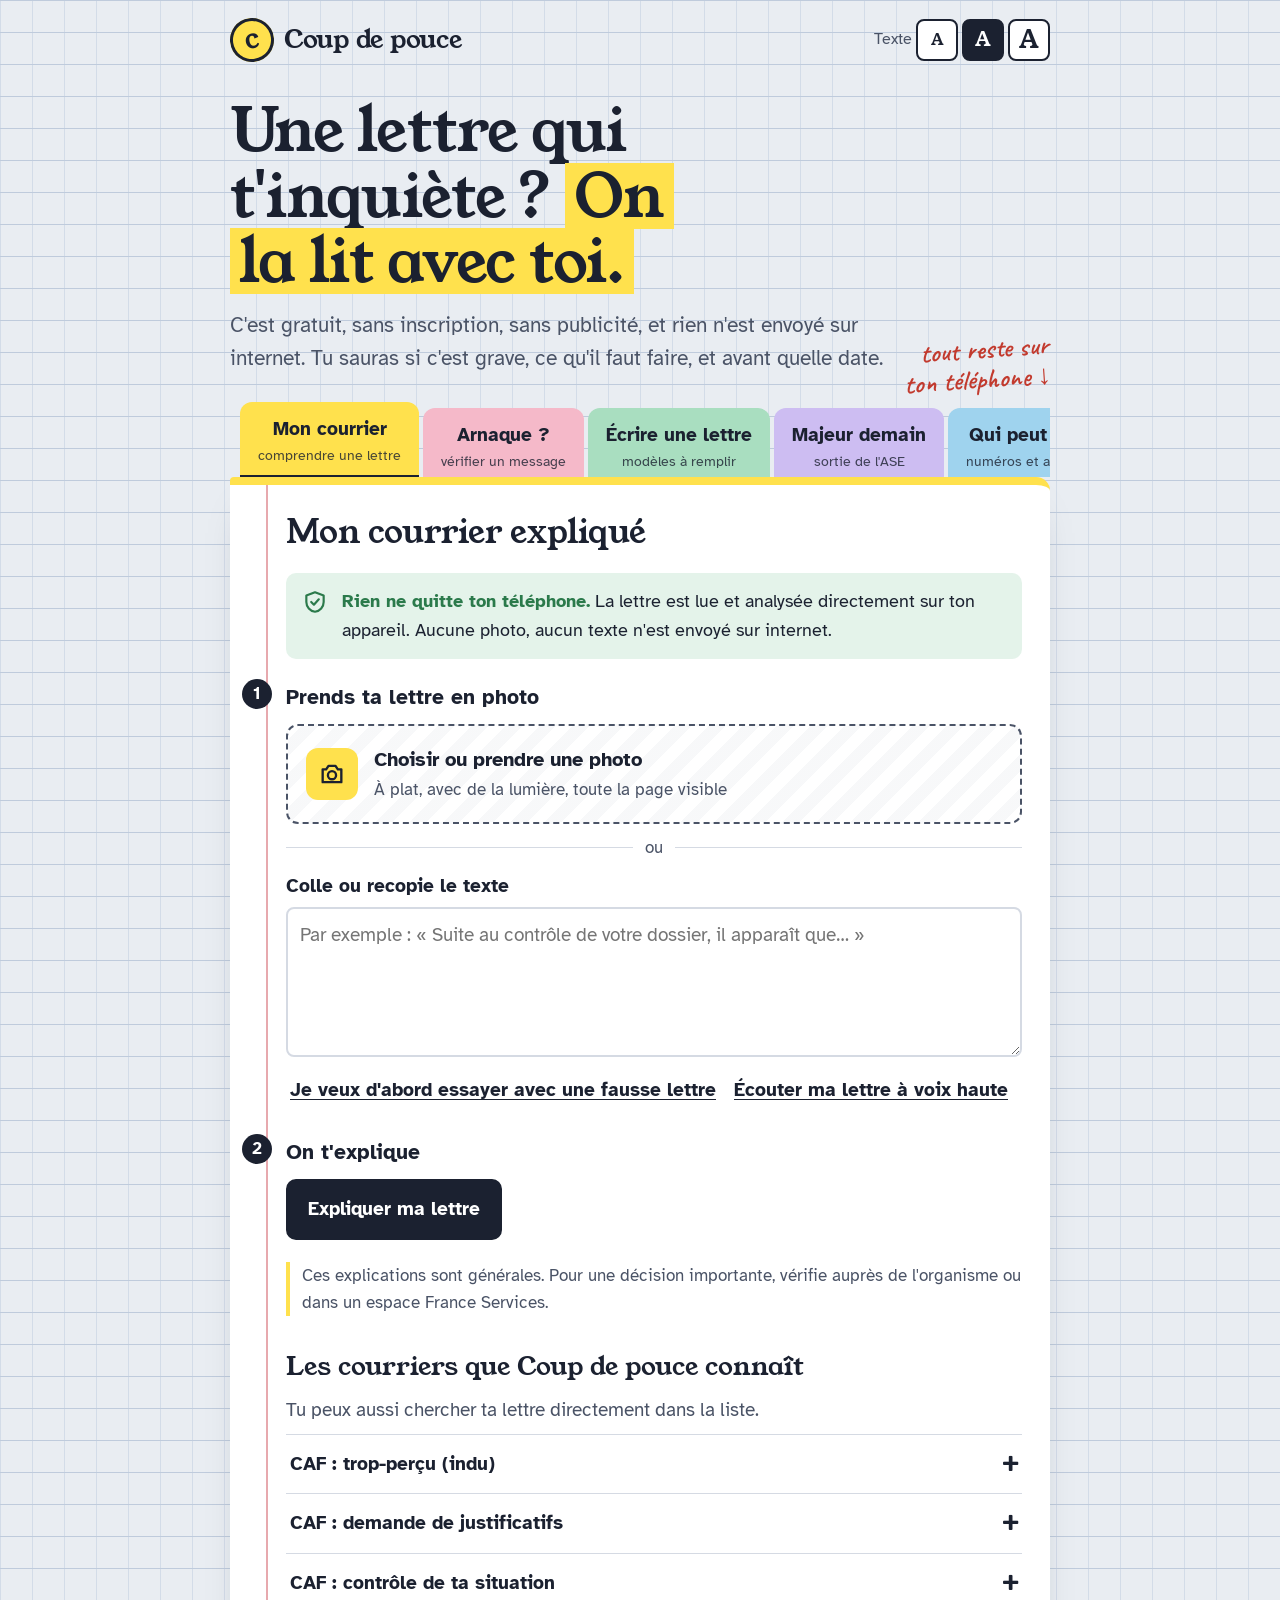
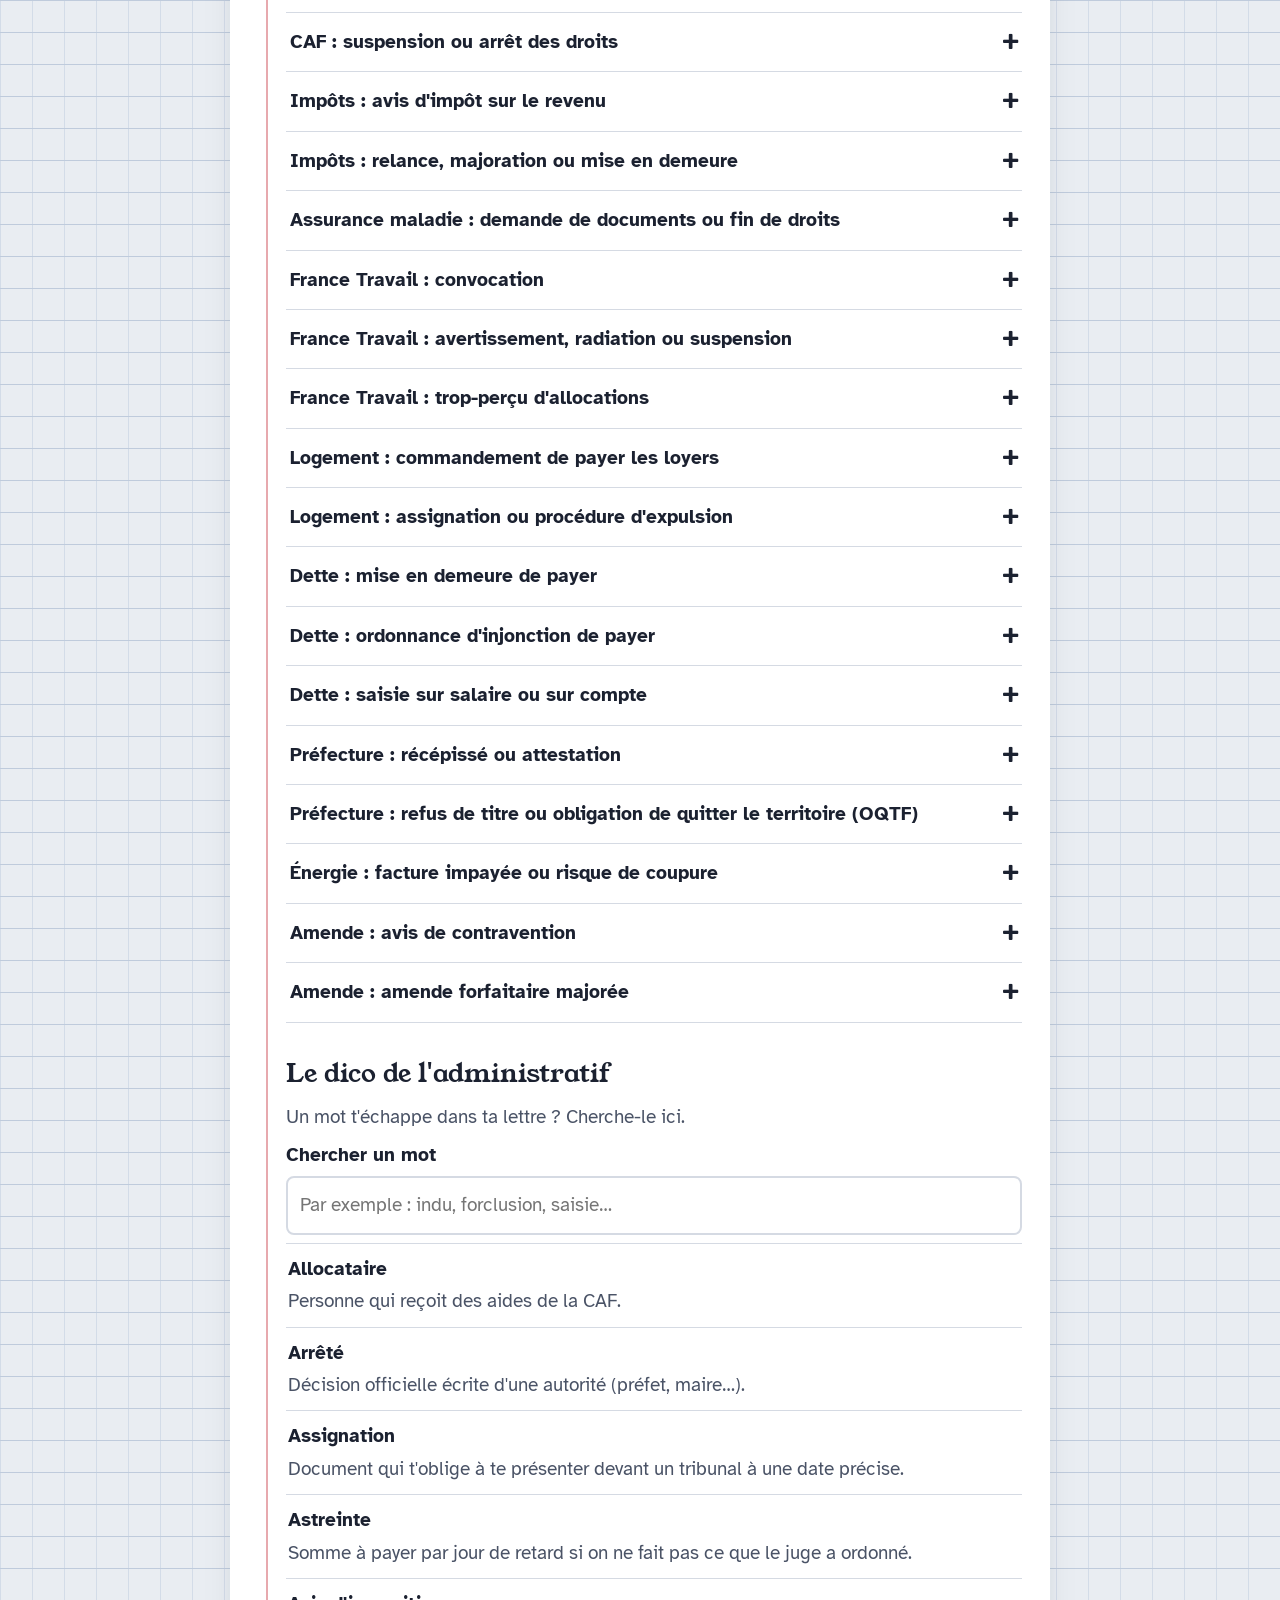
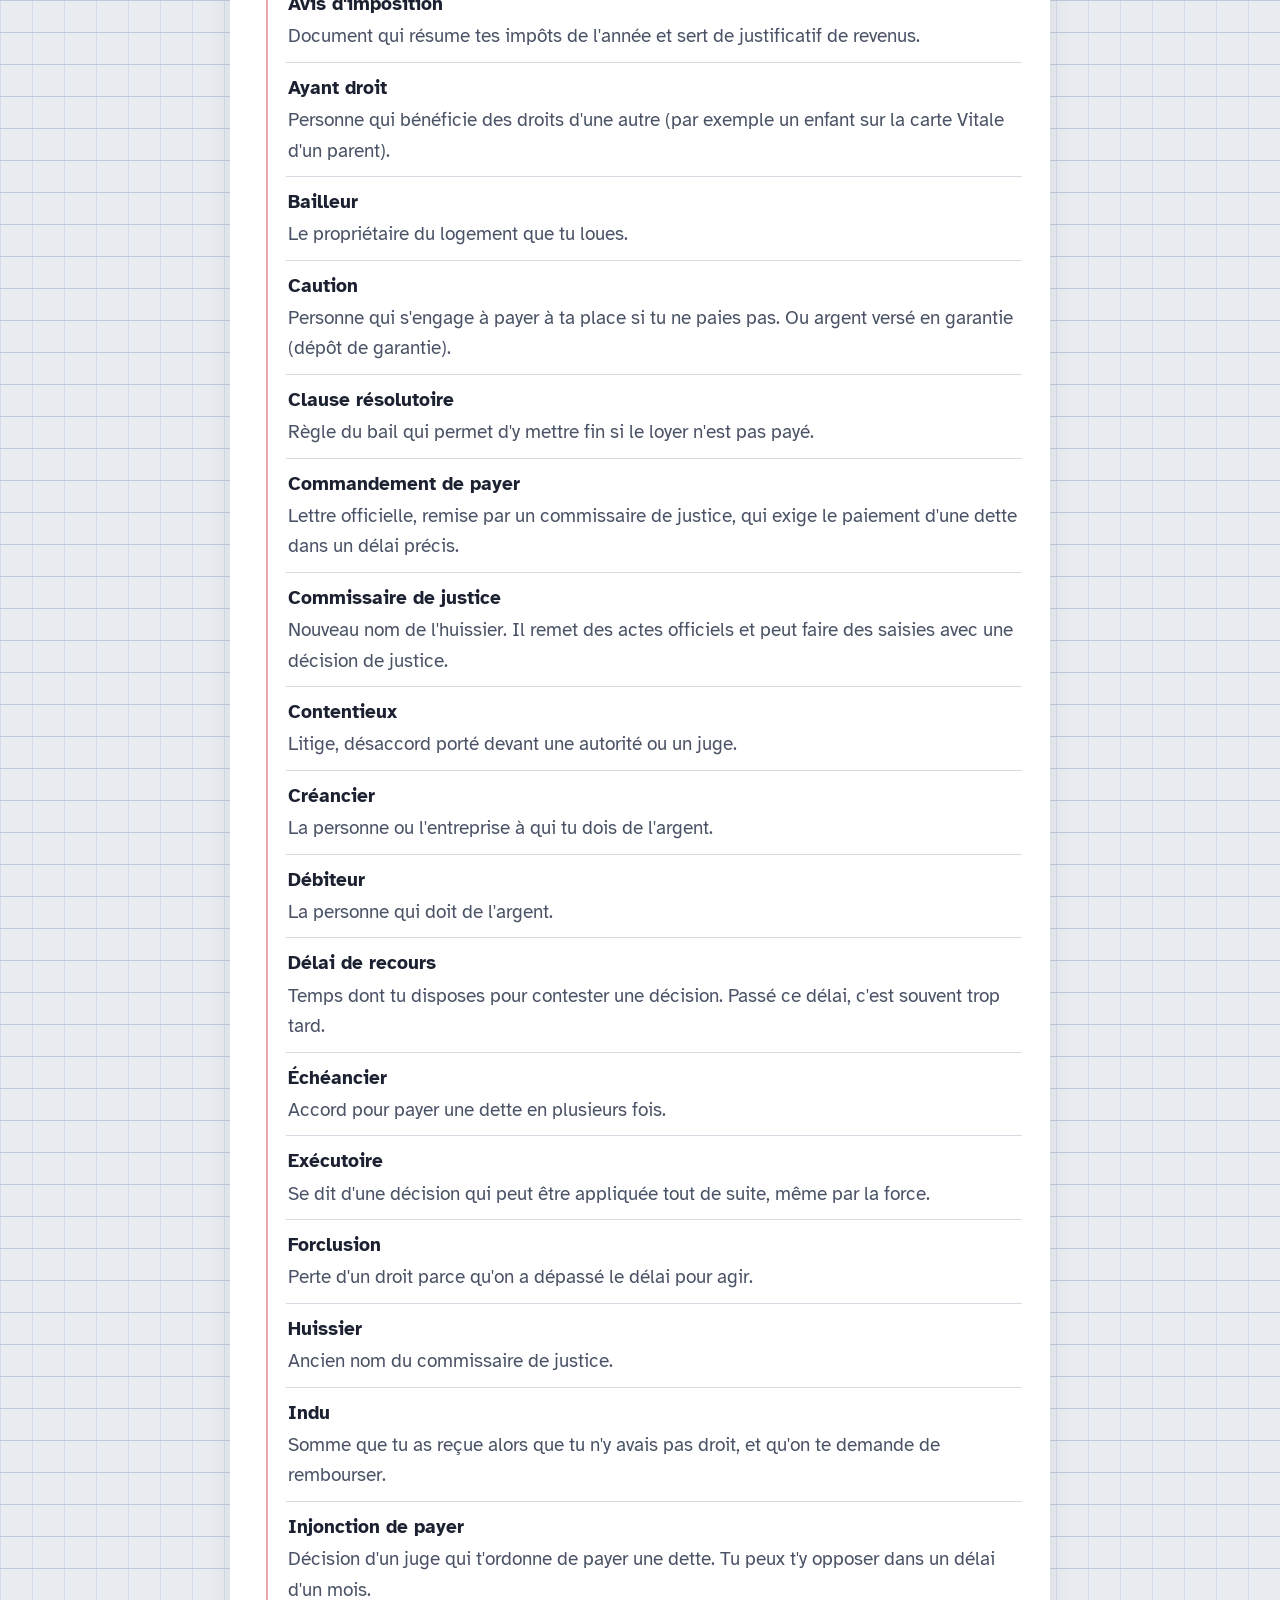
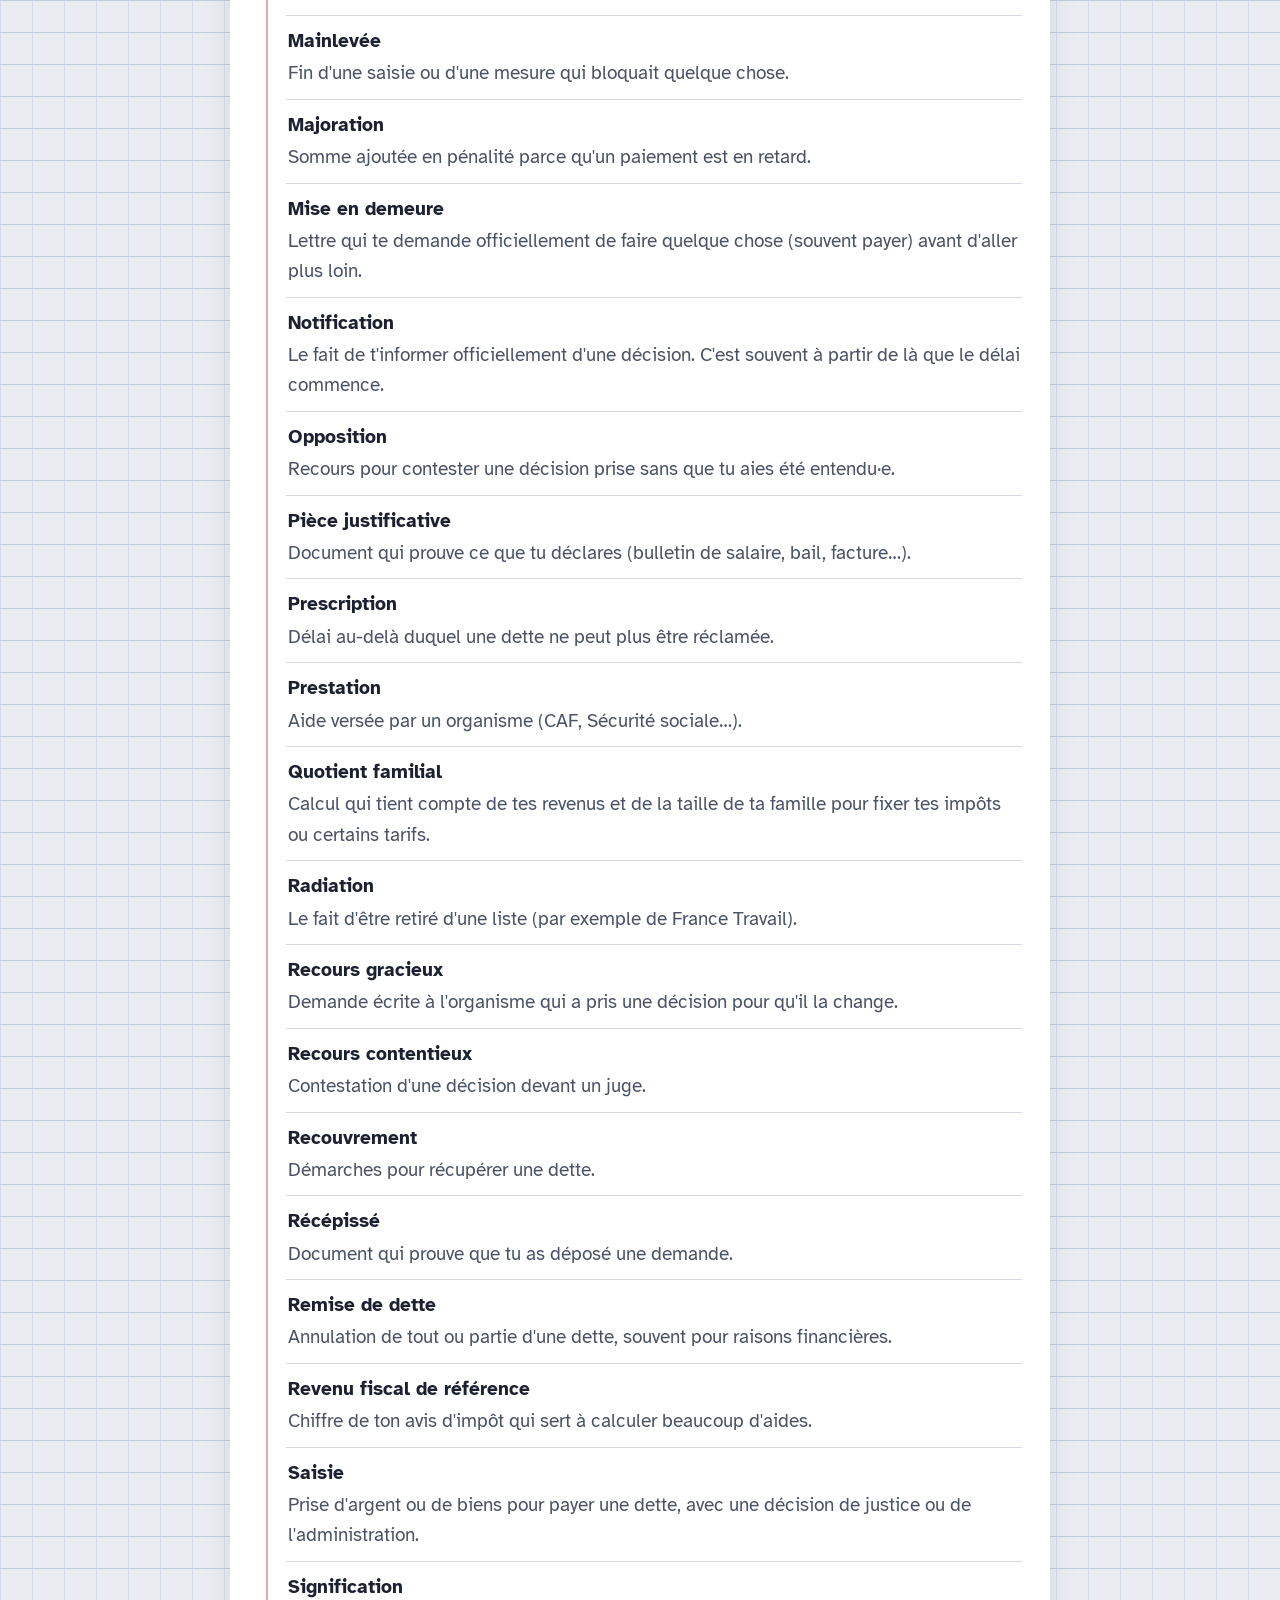
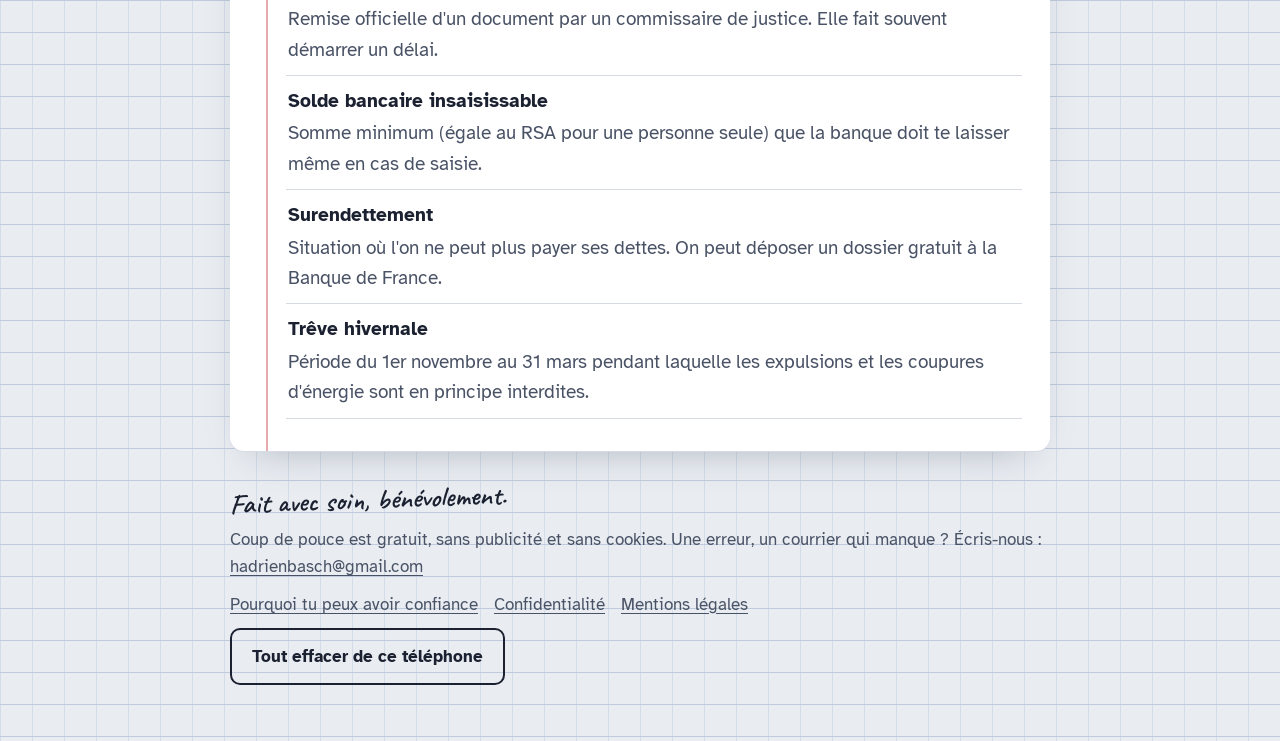
<file: public/index.html>
<!doctype html>
<html lang="fr">
<head>
<meta charset="utf-8">
<meta name="viewport" content="width=device-width,initial-scale=1,viewport-fit=cover">
<title>Coup de pouce</title>
<meta name="description" content="Une lettre qui t'inquiète ? Coup de pouce t'aide gratuitement à la comprendre, à simplifier un texte, à trouver tes droits et à préparer ta majorité à la sortie de l'ASE.">
<link rel="icon" href="data:image/svg+xml,%3Csvg xmlns='http://www.w3.org/2000/svg' viewBox='0 0 32 32'%3E%3Ccircle cx='16' cy='16' r='15' fill='%23FFE14D'/%3E%3Ctext x='16' y='22' font-size='17' text-anchor='middle' font-family='Georgia' font-weight='bold' fill='%231B2130'%3Ec%3C/text%3E%3C/svg%3E">
<link rel="stylesheet" href="fonts/fonts.css">
<style>
:root{
  --ground:#E9EDF2; --seyes:#D3DCE8; --seyes-bold:#BFCBDC; --margin:#E7A9AE;
  --paper:#FFFFFF; --ink:#1B2130; --ink-soft:#4A5366; --rule:#D5DAE3;
  --marker:#FFE14D; --marker-ink:#1B2130;
  --red:#C23A2E; --red-bg:#FBE9E6; --green:#2B7A4B; --green-bg:#E4F3EA; --amber:#9A6200; --amber-bg:#FFF2CC;
  --tab-1:#FFE14D; --tab-2:#9FD3EE; --tab-3:#A9DEC0; --tab-4:#F5B9C9; --tab-5:#CDBDF2;
  --btn:#1B2130; --btn-ink:#FFFFFF;
  --fs:18px;
  --hand:"Caveat","Segoe Print","Bradley Hand",cursive;
  --display:"Young Serif",Georgia,"Times New Roman",serif;
  --body:"Atkinson Hyperlegible",Verdana,system-ui,sans-serif;
}
@media (prefers-color-scheme: dark){
  :root:not([data-theme="light"]){
    color-scheme:dark;
    --ground:#11151D; --seyes:#1A202B; --seyes-bold:#212836; --margin:#5A2E35;
    --paper:#1A2030; --ink:#ECEFF5; --ink-soft:#AEB6C7; --rule:#2D3548;
    --marker:#E8CC3F; --marker-ink:#11151D;
    --red:#FF8B7E; --red-bg:#3B1E1B; --green:#7ED6A2; --green-bg:#15301F; --amber:#FFCB62; --amber-bg:#352A10;
    --tab-1:#C9AE2E; --tab-2:#4A87A6; --tab-3:#4E9270; --tab-4:#A5616F; --tab-5:#7C69A8;
    --btn:#ECEFF5; --btn-ink:#11151D;
  }
}
:root[data-theme="dark"]{
  color-scheme:dark;
  --ground:#11151D; --seyes:#1A202B; --seyes-bold:#212836; --margin:#5A2E35;
  --paper:#1A2030; --ink:#ECEFF5; --ink-soft:#AEB6C7; --rule:#2D3548;
  --marker:#E8CC3F; --marker-ink:#11151D;
  --red:#FF8B7E; --red-bg:#3B1E1B; --green:#7ED6A2; --green-bg:#15301F; --amber:#FFCB62; --amber-bg:#352A10;
  --tab-1:#C9AE2E; --tab-2:#4A87A6; --tab-3:#4E9270; --tab-4:#A5616F; --tab-5:#7C69A8;
  --btn:#ECEFF5; --btn-ink:#11151D;
}
*{box-sizing:border-box}
[hidden]{display:none!important}
html{font-size:var(--fs)}
body{
  margin:0;color:var(--ink);font-family:var(--body);font-size:1rem;line-height:1.6;
  background-color:var(--ground);
  /* cahier à grands carreaux Seyès */
  background-image:
    linear-gradient(var(--seyes-bold) 1px,transparent 1px),
    linear-gradient(90deg,var(--seyes) 1px,transparent 1px);
  background-size:32px 32px,32px 32px;
  padding-inline:16px;padding-block:0 56px;
}
.wrap{max-width:820px;margin:0 auto}
p{margin:0}
h1,h2,h3{margin:0;text-wrap:balance}
a{color:inherit}
.mark{background:linear-gradient(transparent 12%,var(--marker) 12%,var(--marker) 88%,transparent 88%);color:var(--marker-ink);padding:0 .15em;box-decoration-break:clone;-webkit-box-decoration-break:clone}
.hand{font-family:var(--hand);font-weight:600;line-height:1.1}

/* en-tête */
.top{display:flex;justify-content:space-between;align-items:center;gap:12px;flex-wrap:wrap;padding-block:18px 8px}
.brand{display:flex;align-items:center;gap:10px;text-decoration:none}
.seal{width:44px;height:44px;border-radius:50%;background:var(--marker);display:grid;place-items:center;box-shadow:inset 0 0 0 3px var(--ink);transform:rotate(-8deg)}
.seal span{font-family:var(--display);font-size:1.5rem;color:#1B2130;line-height:1;margin-top:-3px}
.brand b{font-family:var(--display);font-weight:400;font-size:1.35rem;letter-spacing:-.01em}
.sizes{display:flex;align-items:center;gap:4px;font-size:.85rem;color:var(--ink-soft)}
.sizes button{font-family:var(--display);background:var(--paper);color:var(--ink);border:2px solid var(--ink);border-radius:8px;min-width:42px;min-height:42px;padding:0 8px;cursor:pointer;line-height:1}
.sizes button[aria-pressed="true"]{background:var(--ink);color:var(--paper)}
.sizes .s1{font-size:.85rem}.sizes .s2{font-size:1.05rem}.sizes .s3{font-size:1.3rem}

/* accroche */
.hero{padding-block:28px 26px;position:relative}
.hero h1{font-family:var(--display);font-weight:400;font-size:clamp(2rem,6.2vw,3.2rem);line-height:1.08;letter-spacing:-.015em;max-width:16ch}
.hero p{margin-top:14px;font-size:1.1rem;color:var(--ink-soft);max-width:48ch}
.hero .note{position:absolute;right:0;bottom:6px;font-size:1.45rem;color:var(--red);transform:rotate(-4deg);max-width:13ch;text-align:right}
@media (max-width:640px){.hero .note{position:static;display:block;margin-top:12px;text-align:left;transform:rotate(-2deg);max-width:none}}

/* classeur à intercalaires */
.tabs{display:flex;gap:4px;padding-left:10px;overflow-x:auto;scrollbar-width:none;position:relative;z-index:1}
.tabs::-webkit-scrollbar{display:none}
.tab{flex:none;border:0;font:inherit;font-weight:700;color:#1B2130;padding:12px 18px 10px;border-radius:12px 12px 0 0;cursor:pointer;transform:translateY(6px);transition:transform .15s;white-space:nowrap}
.tab small{display:block;font-weight:400;font-size:.75rem;opacity:.8}
.tab[data-tool="courrier"]{background:var(--tab-1)}
.tab[data-tool="falc"]{background:var(--tab-2)}
.tab[data-tool="droits"]{background:var(--tab-3)}
.tab[data-tool="majeur"]{background:var(--tab-4)}
.tab[aria-selected="true"]{transform:translateY(0);box-shadow:0 -2px 0 var(--ink) inset}
:root[data-theme="dark"] .tab,:root:not([data-theme="light"]) .tab{color:#1B2130}
@media (prefers-color-scheme: dark){:root:not([data-theme="light"]) .tab{color:#0E1118}}
:root[data-theme="dark"] .tab{color:#0E1118}

@media (max-width:560px){
  .tabs{display:grid;grid-template-columns:1fr 1fr;gap:6px;padding-left:0;margin-bottom:10px}
  .tab{border-radius:10px;transform:none;padding:10px 12px;white-space:normal;text-align:left}
  .tab[aria-selected="true"]{box-shadow:inset 0 0 0 3px var(--ink)}
  .tab:last-child:nth-child(odd){grid-column:1/-1}
  .sheet{border-radius:14px}
}
.sheet{background:var(--paper);border-radius:4px 14px 14px 14px;box-shadow:0 1px 0 var(--rule),0 18px 40px -24px rgba(20,30,50,.35);position:relative;border-top:8px solid var(--sheet-tab,var(--tab-1))}
.sheet[data-tool="falc"]{--sheet-tab:var(--tab-2)}
.sheet[data-tool="droits"]{--sheet-tab:var(--tab-3)}
.sheet[data-tool="majeur"]{--sheet-tab:var(--tab-4)}
.panel{padding:28px 28px 32px 56px;display:flex;flex-direction:column;gap:22px;position:relative}
.panel::before{content:"";position:absolute;left:36px;top:0;bottom:0;width:2px;background:var(--margin)}
@media (max-width:560px){.panel{padding:22px 18px 26px 34px}.panel::before{left:20px}}
.panel h2{font-family:var(--display);font-weight:400;font-size:1.75rem;line-height:1.15}
.lede{color:var(--ink-soft);max-width:58ch}

/* étapes numérotées (vraie séquence) */
.step{position:relative;display:flex;flex-direction:column;gap:10px}
.step>.num{position:absolute;left:-44px;top:-2px;width:30px;height:30px;border-radius:50%;background:var(--ink);color:var(--paper);display:grid;place-items:center;font-weight:700;font-size:.9rem}
@media (max-width:560px){.step>.num{left:-31px;width:24px;height:24px;font-size:.75rem}}
.step h3{font-size:1.1rem}
.step .hint{color:var(--ink-soft);font-size:.92rem}

label{font-weight:700;display:block}
.field{display:flex;flex-direction:column;gap:6px}
textarea,select,input[type=text],input[type=number]{width:100%;font:inherit;color:var(--ink);background:var(--paper);border:2px solid var(--rule);border-radius:8px;padding:12px}
textarea{min-height:150px;resize:vertical;line-height:1.5}
textarea:hover,select:hover,input:hover{border-color:var(--ink-soft)}
.row{display:flex;gap:10px;flex-wrap:wrap;align-items:center}
.grid2{display:grid;grid-template-columns:repeat(auto-fit,minmax(210px,1fr));gap:16px}

button{font:inherit}
.btn{font-weight:700;padding:13px 20px;border-radius:10px;border:2px solid var(--btn);background:var(--btn);color:var(--btn-ink);cursor:pointer;min-height:50px}
.btn:hover{filter:brightness(1.15)}
.btn.line{background:transparent;color:var(--ink);border-color:var(--ink)}
.btn.link{background:none;border:0;color:var(--ink);text-decoration:underline;text-underline-offset:3px;padding:8px 4px;min-height:auto}
.btn:disabled{opacity:.55;cursor:wait}
.btn:focus-visible,.tab:focus-visible,.sizes button:focus-visible,textarea:focus-visible,select:focus-visible,input:focus-visible,summary:focus-visible,.photo:focus-within{outline:3px solid var(--marker);outline-offset:3px;box-shadow:0 0 0 5px var(--ink)}

.photo{border:2px dashed var(--ink-soft);border-radius:12px;padding:18px;display:flex;align-items:center;gap:16px;flex-wrap:wrap;cursor:pointer;background:repeating-linear-gradient(-45deg,transparent 0 12px,rgba(127,140,160,.06) 12px 24px)}
.photo input{position:absolute;opacity:0;width:1px;height:1px}
.photo .cam{width:52px;height:52px;flex:none;border-radius:12px;background:var(--marker);display:grid;place-items:center}
.photo .cam svg{width:28px;height:28px}
.photo b{display:block;font-size:1.05rem}
.photo span span{color:var(--ink-soft);font-size:.9rem;font-weight:400;display:block}
.thumb{max-height:110px;border-radius:6px;border:1px solid var(--rule);margin-left:auto}
.or{display:flex;align-items:center;gap:12px;color:var(--ink-soft);font-size:.9rem}
.or::before,.or::after{content:"";flex:1;height:1px;background:var(--rule)}

.progress{height:8px;border-radius:4px;background:var(--rule);overflow:hidden}
.progress i{display:block;height:100%;width:0;background:var(--green);transition:width .3s}
.status{color:var(--ink-soft);font-style:italic}

.promise{display:flex;gap:14px;align-items:flex-start;background:var(--green-bg);border-radius:10px;padding:14px 16px}
.promise svg{flex:none;width:26px;height:26px;color:var(--green);margin-top:2px}
.promise p{font-size:.95rem}
.promise b{color:var(--green)}

.warnline{font-size:.9rem;color:var(--ink-soft);border-left:4px solid var(--marker);padding-left:12px}

/* résultat : la lettre annotée */
.result{display:flex;flex-direction:column;gap:20px;border-top:2px dashed var(--rule);padding-top:22px}
.stamp{display:inline-block;width:fit-content;font-family:var(--display);font-size:1.3rem;letter-spacing:.08em;text-transform:uppercase;padding:6px 14px;border:3px solid currentColor;border-radius:6px;transform:rotate(-3deg);box-shadow:inset 0 0 0 2px var(--paper),inset 0 0 0 4px currentColor}
.stamp.ok{color:var(--green)} .stamp.warn{color:var(--amber)} .stamp.bad{color:var(--red)}
.alert{background:var(--red-bg);color:var(--red);border-radius:10px;padding:14px 16px;font-weight:700}
.block{display:flex;flex-direction:column;gap:8px}
.block h3{font-size:1.05rem}
.kicker{font-size:.78rem;text-transform:uppercase;letter-spacing:.08em;color:var(--ink-soft);font-weight:700}
.deadline{font-family:var(--display);font-size:1.5rem;line-height:1.2}
ol.todo{list-style:none;margin:0;padding:0;display:flex;flex-direction:column;gap:10px;counter-reset:t}
ol.todo li{counter-increment:t;display:grid;grid-template-columns:32px 1fr;gap:10px;align-items:start}
ol.todo li::before{content:counter(t);width:28px;height:28px;border:2px solid var(--ink);border-radius:50%;display:grid;place-items:center;font-weight:700;font-size:.85rem}
.letter{white-space:pre-wrap;background:var(--paper);border:1px solid var(--rule);border-radius:4px;padding:18px 18px 18px 30px;font-size:.95rem;position:relative;box-shadow:3px 3px 0 var(--rule)}
.letter::before{content:"";position:absolute;left:16px;top:0;bottom:0;width:2px;background:var(--margin)}
dl.words{display:grid;grid-template-columns:minmax(90px,max-content) 1fr;gap:6px 16px;margin:0}
dl.words dt{font-weight:700}
dl.words dd{margin:0}
.aside{font-size:1.35rem;color:var(--red);transform:rotate(-2deg);width:fit-content}

/* bibliothèque */
.lib{display:flex;flex-direction:column;border-top:1px solid var(--rule)}
.lib details{border-bottom:1px solid var(--rule)}
.lib summary{cursor:pointer;font-weight:700;padding:14px 4px;list-style:none;display:flex;justify-content:space-between;gap:12px}
.lib summary::-webkit-details-marker{display:none}
.lib summary::after{content:"+";font-family:var(--display);font-size:1.4rem;line-height:1}
.lib details[open] summary::after{content:"–"}
.lib .inner{display:flex;flex-direction:column;gap:12px;padding:0 4px 18px}

/* FALC */
.out{white-space:pre-wrap;background:var(--paper);border:2px solid var(--ink);border-radius:10px;padding:20px;font-size:1.1rem;line-height:1.75;min-height:3em}

/* droits */
.aides{display:grid;grid-template-columns:repeat(auto-fit,minmax(260px,1fr));gap:14px}
.aide{border:2px solid var(--ink);border-radius:10px;padding:16px;display:flex;flex-direction:column;gap:8px;background:var(--paper)}
.aide .head{display:flex;justify-content:space-between;align-items:flex-start;gap:10px}
.aide h3{font-size:1.05rem}
.tag{flex:none;font-size:.78rem;font-weight:700;padding:3px 9px;border-radius:999px}
.tag.ok{background:var(--green-bg);color:var(--green)} .tag.warn{background:var(--amber-bg);color:var(--amber)}
.aide .money{font-family:var(--display);font-size:1.15rem}
.aide .where{font-size:.92rem;color:var(--ink-soft)}

/* checklist */
.meter{display:flex;align-items:center;gap:14px}
.meter .progress{flex:1;height:12px;border-radius:6px}
.meter b{font-family:var(--display);font-weight:400;font-size:1.3rem;white-space:nowrap}
.phase{display:flex;flex-direction:column}
.phase h3{font-family:var(--display);font-weight:400;font-size:1.3rem;display:flex;flex-wrap:wrap;align-items:baseline;gap:4px 12px;padding-bottom:6px}
.phase h3 .when{font-family:var(--hand);font-size:1.35rem;color:var(--red)}
.item{display:flex;gap:14px;align-items:flex-start;padding:12px 0;border-bottom:1px solid var(--rule)}
.item input{appearance:none;-webkit-appearance:none;flex:none;width:26px;height:26px;border:2px solid var(--ink);border-radius:6px;margin:2px 0 0;cursor:pointer;display:grid;place-items:center;background:var(--paper)}
.item input:checked{background:var(--ink)}
.item input:checked::after{content:"";width:12px;height:7px;border:3px solid var(--paper);border-top:0;border-right:0;transform:rotate(-45deg) translate(1px,-1px)}
.item input:focus-visible{outline:3px solid var(--marker);outline-offset:2px}
.item label{font-weight:700;cursor:pointer;min-width:0;flex:1;overflow-wrap:break-word}
.item small{display:block;font-weight:400;color:var(--ink-soft);font-size:.9rem;margin-top:2px}
.item input:checked + label{text-decoration:line-through;text-decoration-thickness:2px;color:var(--ink-soft)}

.tab[data-tool="ressources"]{background:var(--tab-2)}
.sheet[data-tool="ressources"]{--sheet-tab:var(--tab-2)}
.chips{display:flex;flex-wrap:wrap;gap:8px}
.chipbtn{font:inherit;font-size:.9rem;font-weight:700;padding:8px 14px;border-radius:999px;border:2px solid var(--ink);background:var(--paper);color:var(--ink);cursor:pointer}
.chipbtn[aria-pressed="true"]{background:var(--ink);color:var(--paper)}
.chipbtn:focus-visible{outline:3px solid var(--marker);outline-offset:2px}
.reslist{display:flex;flex-direction:column;gap:12px}
.rescat{font-family:var(--display);font-weight:400;font-size:1.3rem;margin-top:10px}
.res{border:1px solid var(--rule);border-radius:10px;padding:14px 16px;display:flex;flex-direction:column;gap:8px;background:var(--paper)}
.res h4{margin:0;font-size:1.05rem}
.res .small{font-size:.85rem;color:var(--ink-soft)}
.res .btn{min-height:44px;padding:9px 14px;font-size:.95rem}
.tab[data-tool="arnaque"]{background:var(--tab-4)}
.tab[data-tool="lettres"]{background:var(--tab-3)}
.tab[data-tool="majeur"]{background:var(--tab-5)}
.sheet[data-tool="arnaque"]{--sheet-tab:var(--tab-4)}
.sheet[data-tool="lettres"]{--sheet-tab:var(--tab-3)}
.sheet[data-tool="majeur"]{--sheet-tab:var(--tab-5)}
.offline{position:sticky;top:env(safe-area-inset-top,0px);z-index:5;background:var(--green);color:var(--paper);text-align:center;font-weight:700;padding:10px 16px;margin-inline:-16px}
ul.bring{margin:0;padding-left:1.2em;display:flex;flex-direction:column;gap:4px}
.glolist{display:flex;flex-direction:column;margin:0;border-top:1px solid var(--rule)}
.glo{padding:10px 2px;border-bottom:1px solid var(--rule)}
.glo dt{font-weight:700}
.glo dd{margin:2px 0 0;color:var(--ink-soft)}
@media print{
  body{background:#fff!important;color:#000;padding:0}
  body.printing *{visibility:hidden}
  body.printing .print-me,body.printing .print-me *{visibility:visible}
  body.printing .print-me{position:absolute;left:0;top:0;width:100%;border:0;box-shadow:none}
  body.printing .print-me button{display:none}
}
footer{margin-top:34px;display:flex;flex-direction:column;gap:10px;color:var(--ink-soft);font-size:.9rem}
footer .sig{font-size:1.5rem;color:var(--ink);transform:rotate(-2deg);width:fit-content}
footer nav{display:flex;gap:16px;flex-wrap:wrap}
footer a{text-underline-offset:3px}

@media (prefers-reduced-motion:no-preference){
  .result>*{animation:rise .35s ease-out both}
  .result>*:nth-child(2){animation-delay:.05s}.result>*:nth-child(3){animation-delay:.1s}.result>*:nth-child(4){animation-delay:.15s}
  @keyframes rise{from{transform:translateY(6px)}to{transform:none}}
  .stamp{animation:thump .4s cubic-bezier(.3,1.6,.5,1) both}
  @keyframes thump{from{transform:rotate(-3deg) scale(1.35);opacity:.3}to{transform:rotate(-3deg) scale(1);opacity:1}}
}
@media (prefers-reduced-motion:reduce){.progress i,.tab{transition:none}}
</style>
</head>
<body>
<div class="offline" id="offline" hidden role="status">Tu es hors ligne : Coup de pouce marche quand même. C'est la preuve que rien n'est envoyé.</div>
<div class="wrap">

  <header class="top">
    <a class="brand" href="./" aria-label="Coup de pouce, accueil">
      <span class="seal" aria-hidden="true"><span>c</span></span>
      <b>Coup de pouce</b>
    </a>
    <div class="sizes" role="group" aria-label="Taille du texte">
      <span aria-hidden="true">Texte</span>
      <button class="s1" data-fs="16" aria-label="Texte normal">A</button>
      <button class="s2" data-fs="19" aria-label="Texte grand">A</button>
      <button class="s3" data-fs="23" aria-label="Texte très grand">A</button>
    </div>
  </header>

  <section class="hero">
    <h1>Une lettre qui t'inquiète&nbsp;? <span class="mark">On la lit avec toi.</span></h1>
    <p>C'est gratuit, sans inscription, sans publicité, et rien n'est envoyé sur internet. Tu sauras si c'est grave, ce qu'il faut faire, et avant quelle date.</p>
    <span class="note hand" aria-hidden="true">tout reste sur ton téléphone ↓</span>
  </section>

  <div class="tabs" role="tablist" aria-label="Les outils">
    <button class="tab" role="tab" id="t-courrier" data-tool="courrier" aria-controls="courrier">Mon courrier<small>comprendre une lettre</small></button>
    <button class="tab" role="tab" id="t-arnaque" data-tool="arnaque" aria-controls="arnaque">Arnaque&nbsp;?<small>vérifier un message</small></button>
    <button class="tab" role="tab" id="t-lettres" data-tool="lettres" aria-controls="lettres">Écrire une lettre<small>modèles à remplir</small></button>
    <button class="tab" role="tab" id="t-majeur" data-tool="majeur" aria-controls="majeur">Majeur demain<small>sortie de l'ASE</small></button>
    <button class="tab" role="tab" id="t-ressources" data-tool="ressources" aria-controls="ressources">Qui peut m'aider<small>numéros et associations</small></button>
  </div>

  <main class="sheet" id="sheet" data-tool="courrier">

    <!-- MON COURRIER -->
    <section class="panel" id="courrier" role="tabpanel" aria-labelledby="t-courrier">
      <h2>Mon courrier expliqué</h2>

      <div class="promise">
        <svg viewBox="0 0 24 24" fill="none" stroke="currentColor" stroke-width="2" stroke-linecap="round" stroke-linejoin="round" aria-hidden="true"><path d="M12 3l8 3v6c0 4.5-3.4 8.4-8 9-4.6-.6-8-4.5-8-9V6z"/><path d="m8.5 12 2.5 2.5 4.5-5"/></svg>
        <p><b>Rien ne quitte ton téléphone.</b> La lettre est lue et analysée directement sur ton appareil. Aucune photo, aucun texte n'est envoyé sur internet.</p>
      </div>

      <div class="step">
        <span class="num" aria-hidden="true">1</span>
        <h3>Prends ta lettre en photo</h3>
        <label class="photo" for="photo">
          <span class="cam" aria-hidden="true"><svg viewBox="0 0 24 24" fill="none" stroke="#1B2130" stroke-width="2" stroke-linecap="round" stroke-linejoin="round"><path d="M4 8h3l2-3h6l2 3h3v11H4z"/><circle cx="12" cy="13" r="3.5"/></svg></span>
          <span><b>Choisir ou prendre une photo</b><span>À plat, avec de la lumière, toute la page visible</span></span>
          <input type="file" id="photo" accept="image/jpeg,image/png,image/webp">
          <img id="preview" class="thumb" alt="Ta photo" hidden>
        </label>
        <div class="block" id="ocrBox" hidden>
          <div class="progress"><i id="ocrBar"></i></div>
          <p class="status" id="ocrTxt"></p>
        </div>
        <p class="or">ou</p>
        <div class="field">
          <label for="letterText">Colle ou recopie le texte</label>
          <textarea id="letterText" placeholder="Par exemple : « Suite au contrôle de votre dossier, il apparaît que… »"></textarea>
        </div>
        <div class="row"><button class="btn link" id="example">Je veux d'abord essayer avec une fausse lettre</button><button class="btn link" id="readLetter" hidden>Écouter ma lettre à voix haute</button></div>
      </div>

      <div class="step">
        <span class="num" aria-hidden="true">2</span>
        <h3>On t'explique</h3>
        <div class="row"><button class="btn" id="explain">Expliquer ma lettre</button></div>
        <p class="status" id="cStatus" hidden></p>
      </div>

      <div class="result" id="cResult" hidden aria-live="polite"></div>

      <p class="warnline">Ces explications sont générales. Pour une décision importante, vérifie auprès de l'organisme ou dans un espace France Services.</p>

      <div class="block" style="margin-top:8px">
        <h3 style="font-family:var(--display);font-weight:400;font-size:1.35rem">Les courriers que Coup de pouce connaît</h3>
        <p class="lede">Tu peux aussi chercher ta lettre directement dans la liste.</p>
        <div class="lib" id="library"></div>
      </div>

      <div class="block" style="margin-top:8px">
        <h3 style="font-family:var(--display);font-weight:400;font-size:1.35rem">Le dico de l'administratif</h3>
        <p class="lede">Un mot t'échappe dans ta lettre&nbsp;? Cherche-le ici.</p>
        <div class="field"><label for="gloQ">Chercher un mot</label><input type="text" id="gloQ" placeholder="Par exemple : indu, forclusion, saisie…"></div>
        <dl class="glolist" id="gloList"></dl>
      </div>
    </section>

    <!-- ARNAQUE -->
    <section class="panel" id="arnaque" role="tabpanel" aria-labelledby="t-arnaque" hidden>
      <h2>Arnaque ou pas&nbsp;?</h2>
      <p class="lede">Tu as reçu un SMS, un email ou un message qui te paraît bizarre&nbsp;? Colle-le ici : je cherche les signes d'arnaque. Rien n'est envoyé.</p>
      <div class="field">
        <label for="scamIn">Le message reçu</label>
        <textarea id="scamIn" style="min-height:130px" placeholder="Par exemple : « Votre colis est en attente, réglez 1,99 € ici : … »"></textarea>
      </div>
      <div class="row">
        <button class="btn" id="scamGo">Vérifier le message</button>
        <button class="btn link" id="scamEx">Essayer avec un faux SMS</button>
      </div>
      <div class="result" id="scamOut" hidden aria-live="polite"></div>
      <div class="block" style="margin-top:6px">
        <h3>Les 5 règles à retenir</h3>
        <ol class="todo">
          <li><span>Une administration ne demande <b>jamais</b> ton mot de passe, ton code reçu par SMS ou ta carte bancaire par message.</span></li>
          <li><span>Personne d'officiel ne demande de payer en <b>cartes cadeaux</b> ou en coupons (PCS, Transcash…).</span></li>
          <li><span>Ne clique pas sur le lien : tape toi-même l'adresse du site officiel (qui finit souvent par <b>.gouv.fr</b>).</span></li>
          <li><span>Plus c'est urgent et menaçant, plus il faut se méfier.</span></li>
          <li><span>Dans le doute, appelle l'organisme au numéro de son site officiel, ou <b>Info Escroqueries au 0 805 805 817</b> (gratuit).</span></li>
        </ol>
      </div>
    </section>

    <!-- LETTRES -->
    <section class="panel" id="lettres" role="tabpanel" aria-labelledby="t-lettres" hidden>
      <h2>Écrire une lettre</h2>
      <p class="lede">Choisis ta situation, réponds à quelques questions, et ta lettre s'écrit toute seule. Tes informations restent sur ton téléphone.</p>
      <div class="field">
        <label for="lType">Ce que tu veux faire</label>
        <select id="lType"></select>
      </div>
      <div class="grid2" id="lFields"></div>
      <div class="block">
        <p class="kicker">Ta lettre</p>
        <div class="letter" id="lOut"></div>
        <div class="row">
          <button class="btn" id="lCopy">Copier la lettre</button>
          <button class="btn line" id="lPrint">Imprimer</button>
        </div>
        <p class="warnline" id="lTip"></p>
      </div>
    </section>

    <!-- MAJEUR DEMAIN -->
    <section class="panel" id="majeur" role="tabpanel" aria-labelledby="t-majeur" hidden>
      <h2>Majeur demain</h2>
      <p class="lede">Tu es suivi·e par l'ASE et tes 18 ans approchent&nbsp;? Voici tout ce qu'il faut préparer, dans l'ordre. Coche au fur et à mesure&nbsp;: c'est gardé sur ton téléphone, personne d'autre ne le voit.</p>
      <div class="meter"><div class="progress"><i id="bar"></i></div><b id="barTxt"></b></div>
      <div id="checklist" style="display:flex;flex-direction:column;gap:26px"></div>
      <p class="warnline">Besoin de parler à quelqu'un&nbsp;? La Mission locale accompagne les 16–25 ans. Le 119 répond aussi aux jeunes, jour et nuit.</p>
    </section>
    <!-- RESSOURCES -->
    <section class="panel" id="ressources" role="tabpanel" aria-labelledby="t-ressources" hidden>
      <h2>Qui peut m'aider&nbsp;?</h2>
      <p class="lede">Des numéros, des sites et des associations pour être accompagné·e gratuitement. Tu n'es pas seul·e face à tes papiers.</p>
      <div class="field">
        <label for="resQ">Chercher</label>
        <input type="text" id="resQ" placeholder="Par exemple : loyer, dette, arnaque, CAF…">
      </div>
      <div class="chips" id="resCats" role="group" aria-label="Thèmes"></div>
      <div id="resList" class="reslist"></div>
      <p class="warnline">Les numéros « service gratuit + prix d'un appel » coûtent le prix d'un appel normal. Une information a changé ou une association manque&nbsp;? Écris à <a href="mailto:hadrienbasch@gmail.com">hadrienbasch@gmail.com</a>.</p>
    </section>

  </main>

  <footer>
    <p class="sig hand">Fait avec soin, bénévolement.</p>
    <p>Coup de pouce est gratuit, sans publicité et sans cookies. Une erreur, un courrier qui manque&nbsp;? Écris-nous&nbsp;: <a href="mailto:hadrienbasch@gmail.com">hadrienbasch@gmail.com</a></p>
    <nav><a href="confiance.html">Pourquoi tu peux avoir confiance</a><a href="confidentialite.html">Confidentialité</a><a href="mentions-legales.html">Mentions légales</a></nav>
    <div class="row"><button class="btn line" id="wipe">Tout effacer de ce téléphone</button></div>
  </footer>
</div>

<script src="ocr/tesseract.min.js"></script>
<script>
const $=id=>document.getElementById(id);
const el=(tag,props={},kids=[])=>{const e=document.createElement(tag);for(const[k,v]of Object.entries(props)){if(k==="text")e.textContent=v;else if(k==="cls")e.className=v;else e.setAttribute(k,v)}(Array.isArray(kids)?kids:[kids]).forEach(c=>c&&e.append(typeof c==="string"?document.createTextNode(c):c));return e};
const store={get(k,d){try{const v=localStorage.getItem(k);return v?JSON.parse(v):d}catch{return d}},set(k,v){try{localStorage.setItem(k,JSON.stringify(v))}catch{}}};

/* classeur */
const TOOLS=["courrier","arnaque","lettres","majeur","ressources"];
function openTool(t,focus){
  TOOLS.forEach(x=>{$(x).hidden=x!==t});
  document.querySelectorAll(".tab").forEach(b=>{const on=b.dataset.tool===t;b.setAttribute("aria-selected",on);b.tabIndex=on?0:-1});
  $("sheet").dataset.tool=t;store.set("cdp-tool",t);
  if(focus)$("t-"+t).focus();
}
document.querySelectorAll(".tab").forEach(b=>{
  b.addEventListener("click",()=>openTool(b.dataset.tool));
  b.addEventListener("keydown",e=>{const i=TOOLS.indexOf(b.dataset.tool);if(e.key==="ArrowRight")openTool(TOOLS[(i+1)%5],true);if(e.key==="ArrowLeft")openTool(TOOLS[(i+4)%5],true)});
});
const fromHash=location.hash.slice(1);
openTool(TOOLS.includes(fromHash)?fromHash:store.get("cdp-tool","courrier"));

/* taille du texte */
function setFs(v){document.documentElement.style.setProperty("--fs",v+"px");document.querySelectorAll(".sizes button").forEach(b=>b.setAttribute("aria-pressed",+b.dataset.fs===v));store.set("cdp-fs2",v)}
document.querySelectorAll(".sizes button").forEach(b=>b.onclick=()=>setFs(+b.dataset.fs));
setFs(store.get("cdp-fs2",19));

/* voix */
const canSpeak="speechSynthesis" in window;
function speak(text){try{speechSynthesis.cancel();const u=new SpeechSynthesisUtterance(text);u.lang="fr-FR";u.rate=.92;speechSynthesis.speak(u)}catch{}}
function stopSpeak(){try{speechSynthesis.cancel()}catch{}}

/* ---------- MON COURRIER ---------- */
/* ===== Base de courriers reconnus (sans IA) =====
 Chaque cas : org (expéditeur), g (gravité : rassurant | a_traiter | urgent),
 m : motifs recherchés (au moins `min` doivent être trouvés, défaut 1),
 r : ce que dit la lettre, f : ce qu'il faut faire, h : qui peut aider, l : lettre type (facultatif). */
const ORGS=[
 ["CAF",/caisse d.allocations familiales|\bcaf\b|allocataire/i],
 ["Impôts",/finances publiques|dgfip|impots\.gouv|avis d.imp[oô]t|service des imp[oô]ts/i],
 ["Assurance maladie",/assurance maladie|\bcpam\b|ameli/i],
 ["France Travail",/france travail|p[oô]le emploi/i],
 ["Commissaire de justice",/commissaire de justice|huissier/i],
 ["Préfecture",/pr[ée]fecture|pr[ée]fet/i],
 ["Tribunal",/tribunal|greffe|juge des contentieux|juge de l.ex[ée]cution/i],
 ["Fournisseur d'énergie",/edf|engie|totalenergies|fournisseur d.[ée]nergie|[ée]lectricit[ée]|\bgaz\b/i],
 ["ANTAI (amendes)",/antai|avis de contravention|amende forfaitaire|officier du minist[èe]re public/i],
 ["Bailleur",/bailleur|propri[ée]taire|loyer/i]
];
const CASES=[
 {id:"caf-indu",a:["Le courrier de la CAF", "Ton numéro d'allocataire", "Tes justificatifs de revenus des mois concernés"],t:"CAF : trop-perçu (indu)",org:"CAF",g:"a_traiter",m:[/\bindu\b|trop[- ]per[çc]u|per[çc]u [àa] tort|sommes ind[uû]ment/i],
  r:"La CAF pense t'avoir versé trop d'argent et veut le récupérer, le plus souvent en baissant tes prochaines aides.",
  f:["Vérifie la période et le montant : est-ce qu'ils correspondent à un vrai changement (travail, déménagement, vie en couple) ?","Tu n'es pas d'accord ? Écris à la Commission de recours amiable de ta CAF dans les 2 mois.","Tu es d'accord mais tu ne peux pas payer ? Demande une remise de dette ou un échéancier (sur caf.fr ou par courrier)."],
  h:"Accueil CAF, France Services, CCAS, assistante sociale.",
  l:"Objet : Contestation de la notification d'indu{MONTANT_OBJ}\nN° allocataire : [ton numéro]\n\nMadame, Monsieur,\n\nJe conteste la décision de récupération d'un indu{MONTANT_TXT} que j'ai reçue{DATE_TXT}.\n\n[Explique en deux ou trois phrases pourquoi tu n'es pas d'accord.]\n\nJe vous demande de réexaminer ma situation. À titre subsidiaire, compte tenu de mes difficultés financières, je sollicite une remise de dette ou un échéancier de remboursement.\n\nJe vous prie d'agréer, Madame, Monsieur, mes salutations distinguées.\n\n[Prénom Nom]\n[Adresse]\n[Signature]"},
 {id:"caf-pieces",a:["Le courrier de la CAF", "Les documents demandés", "Ton numéro d'allocataire"],t:"CAF : demande de justificatifs",org:"CAF",g:"a_traiter",m:[/pi[èe]ces? justificatives?|justificatifs?|documents? manquants?|nous retourner|compl[ée]ter votre dossier/i],
  r:"La CAF a besoin d'un ou plusieurs documents pour étudier ou continuer tes droits. Sans réponse, tes aides peuvent être suspendues.",
  f:["Repère la liste des documents demandés et la date limite.","Envoie-les depuis ton espace sur caf.fr (Mon compte > Envoyer un document) ou par courrier.","Garde une copie de ce que tu envoies."],
  h:"Accueil CAF, France Services."},
 {id:"caf-controle",a:["Le courrier", "Pièce d'identité", "Bail ou quittance de loyer", "Bulletins de salaire ou attestations de revenus récents"],t:"CAF : contrôle de ta situation",org:"CAF",g:"a_traiter",m:[/contr[ôo]le|contr[ôo]leur|v[ée]rification de (votre )?situation|questionnaire/i],min:1,
  r:"La CAF vérifie que tes informations sont à jour. C'est courant et ça ne veut pas dire que tu as fait une erreur.",
  f:["Réponds dans le délai demandé : questionnaire à remplir ou rendez-vous.","Prépare tes justificatifs (revenus, bail, situation familiale).","Si un contrôleur vient chez toi, tu peux demander à voir sa carte professionnelle."],
  h:"Accueil CAF, France Services, assistante sociale."},
 {id:"caf-suspension",a:["Le courrier", "Ton numéro d'allocataire", "Les documents qui manquaient"],t:"CAF : suspension ou arrêt des droits",org:"CAF",g:"urgent",m:[/suspen(sion|du)|fin de (vos )?droits|n.avez plus droit|radiation|interruption/i],
  r:"La CAF arrête ou suspend le versement d'une aide.",
  f:["Regarde la raison indiquée : souvent un document ou une déclaration manquante.","Envoie ce qui manque au plus vite, sur caf.fr.","Si tu n'es pas d'accord, écris à la Commission de recours amiable dans les 2 mois."],
  h:"Accueil CAF, France Services, CCAS."},
 {id:"impots-avis",a:["L'avis d'impôt", "Ton numéro fiscal (en haut de l'avis)"],t:"Impôts : avis d'impôt sur le revenu",org:"Impôts",g:"rassurant",m:[/avis d.imp[oô]t|imp[oô]t sur le revenu|revenu fiscal de r[ée]f[ée]rence/i],
  r:"C'est le résumé de ta déclaration de revenus. Il dit si tu dois payer, si on te rembourse, ou si tu n'as rien à payer. Il sert aussi de justificatif pour beaucoup d'aides.",
  f:["Regarde la ligne « Reste à payer » ou « Montant remboursé ».","Garde-le précieusement : on te le demandera pour un logement social, une bourse, la cantine…","Une erreur ? Corrige-la depuis ta messagerie sur impots.gouv.fr (en général jusqu'au 31 décembre de la deuxième année)."],
  h:"Centre des finances publiques, France Services."},
 {id:"impots-relance",a:["La relance", "Ton numéro fiscal", "Tes justificatifs de revenus et de charges"],t:"Impôts : relance, majoration ou mise en demeure",org:"Impôts",g:"a_traiter",m:[/majoration|relance|mise en demeure|reste [àa] payer|lettre de relance|avis de mise en recouvrement/i],
  r:"Une somme d'impôt n'a pas été payée à temps. Une majoration (souvent 10 %) peut s'ajouter.",
  f:["Vérifie le montant et l'impôt concerné (revenu, taxe foncière…).","Si tu ne peux pas tout payer, demande un délai de paiement par la messagerie sur impots.gouv.fr.","En cas de grosses difficultés, tu peux demander une remise gracieuse de la majoration."],
  h:"Centre des finances publiques, France Services, Point-justice.",
  l:"Objet : Demande de délai de paiement{MONTANT_OBJ}\nN° fiscal : [ton numéro fiscal]\n\nMadame, Monsieur,\n\nJ'ai reçu{DATE_TXT} une relance concernant un montant{MONTANT_TXT} restant à payer.\n\nEn raison de difficultés financières [explique brièvement], je ne suis pas en mesure de régler cette somme en une seule fois. Je vous propose de la payer en [nombre] mensualités de [montant] €.\n\nJe sollicite également, si possible, la remise gracieuse de la majoration.\n\nJe vous prie d'agréer, Madame, Monsieur, mes salutations distinguées.\n\n[Prénom Nom]\n[Adresse]"},
 {id:"cpam-pieces",a:["Le courrier", "Ta carte Vitale", "Les documents demandés"],t:"Assurance maladie : demande de documents ou fin de droits",org:"Assurance maladie",g:"a_traiter",m:[/pi[èe]ces?|justificatifs?|fin de (vos )?droits|compl[ée]mentaire sant[ée] solidaire|carte vitale|renouvellement/i],
  r:"La Sécurité sociale a besoin d'un document, ou t'informe que des droits (par exemple la Complémentaire santé solidaire) vont s'arrêter.",
  f:["Envoie le document demandé depuis ton compte ameli.fr (Messagerie).","Pour la Complémentaire santé solidaire, fais la demande de renouvellement sur ameli.fr avant la date indiquée."],
  h:"Accueil CPAM, France Services, CCAS."},
 {id:"ft-convocation",a:["La convocation", "Ton identifiant France Travail", "Ton CV à jour"],t:"France Travail : convocation",org:"France Travail",g:"a_traiter",m:[/convocation|convoqu[ée]|rendez-vous|entretien/i],
  r:"France Travail te donne rendez-vous. Si tu ne viens pas sans prévenir, tes allocations peuvent être réduites ou suspendues.",
  f:["Note la date, l'heure et le lieu.","Si tu ne peux pas venir, préviens AVANT, depuis ton espace francetravail.fr, avec un justificatif si possible."],
  h:"Ton conseiller France Travail, la Mission locale (moins de 26 ans), France Services."},
 {id:"ft-sanction",a:["Le courrier", "Ton identifiant France Travail", "Les justificatifs de ton absence ou de ta situation"],t:"France Travail : avertissement, radiation ou suspension",org:"France Travail",g:"urgent",m:[/radiation|radi[ée]|avertissement|sanction|suppression|suspension/i],
  r:"France Travail envisage ou décide une sanction : réduction, suspension de tes allocations ou radiation de la liste.",
  f:["Si c'est un avertissement avant sanction : réponds vite par écrit pour expliquer ta situation, dans le délai indiqué.","Si la décision est prise : tu peux faire un recours auprès de ton agence, en général dans les 2 mois.","Réinscris-toi dès que possible si tu as été radié·e."],
  h:"Ton conseiller, le médiateur de France Travail, France Services, un syndicat ou une association de chômeurs.",
  l:"Objet : Recours contre la décision{DATE_OBJ}\nIdentifiant : [ton identifiant]\n\nMadame, Monsieur,\n\nJe conteste la décision que j'ai reçue{DATE_TXT}.\n\n[Explique ce qui s'est passé : rendez-vous manqué pour une raison valable, courrier non reçu, etc.]\n\nJe vous joins [les justificatifs] et vous demande de bien vouloir revenir sur cette décision.\n\nJe vous prie d'agréer, Madame, Monsieur, mes salutations distinguées.\n\n[Prénom Nom]\n[Adresse]"},
 {id:"ft-tropercu",a:["Le courrier", "Ton identifiant", "Tes bulletins de salaire de la période"],t:"France Travail : trop-perçu d'allocations",org:"France Travail",g:"a_traiter",m:[/trop[- ]per[çc]u|indu|rembourser|remboursement/i],
  r:"France Travail pense t'avoir versé trop d'allocations et demande un remboursement.",
  f:["Vérifie la période et la raison (reprise de travail, déclaration oubliée…).","Pas d'accord : fais un recours auprès de ton agence.","D'accord mais pas les moyens : demande un échéancier ou une remise."],
  h:"Ton conseiller, le médiateur de France Travail, France Services."},
 {id:"loyer-commandement",a:["Le commandement de payer", "Ton bail", "Tes quittances et preuves de paiement", "Tes justificatifs de revenus"],free:1,t:"Logement : commandement de payer les loyers",org:"Commissaire de justice",g:"urgent",m:[/commandement de payer/i,/loyers?|bail|clause r[ée]solutoire/i],min:2,
  r:"Ton propriétaire te réclame officiellement les loyers impayés. Si rien n'est fait dans le délai écrit (souvent 6 semaines), il peut demander au juge la fin du bail.",
  f:["N'ignore surtout pas ce courrier : le délai est court.","Contacte tout de suite l'ADIL de ton département (conseil gratuit sur le logement).","Demande une aide au Fonds de solidarité logement (FSL) auprès du département ou du CCAS.","Propose un plan de paiement à ton propriétaire, par écrit."],
  h:"ADIL, CCAS, assistante sociale, Point-justice."},
 {id:"expulsion",a:["L'assignation ou le courrier", "Ton bail", "Tes preuves de paiement", "Tes justificatifs de revenus et de charges"],free:1,t:"Logement : assignation ou procédure d'expulsion",org:"Tribunal",g:"urgent",m:[/expulsion|assignation|audience|quitter les lieux|commandement de quitter/i],
  r:"Une procédure judiciaire est lancée pour te faire quitter ton logement. Tu as encore des moyens d'agir.",
  f:["Va à l'audience si tu es convoqué·e : le juge peut accorder des délais.","Demande l'aide juridictionnelle pour avoir un avocat gratuit ou presque.","Contacte vite l'ADIL et ta mairie (CCAS).","Bon à savoir : pendant la trêve hivernale (du 1er novembre au 31 mars), les expulsions sont en principe suspendues."],
  h:"ADIL, Point-justice, CCAS, Fondation pour le logement des défavorisés."},
 {id:"mise-en-demeure",a:["La mise en demeure", "Le contrat ou la facture d'origine", "Tes justificatifs de revenus"],free:1,t:"Dette : mise en demeure de payer",org:"",g:"a_traiter",m:[/mise en demeure/i,/payer|r[ée]gler|somme|montant|cr[ée]ance/i],min:2,
  r:"Quelqu'un (une entreprise, un organisme de crédit, une société de recouvrement) te demande officiellement de payer une dette avant d'aller plus loin.",
  f:["Vérifie que la dette est réelle et que le montant est juste. Demande le détail par écrit.","Une société de recouvrement ne peut pas saisir tes biens sans décision de justice.","Propose un échéancier réaliste par écrit.","Plusieurs dettes à la fois ? Pense au dossier de surendettement à la Banque de France (gratuit)."],
  h:"Point-justice, association de consommateurs, CCAS, Banque de France (surendettement).",
  l:"Objet : Proposition d'échéancier{MONTANT_OBJ}\nRéférence : [référence du dossier]\n\nMadame, Monsieur,\n\nJ'ai bien reçu votre mise en demeure{DATE_TXT}{MONTANT_TXT}.\n\nMa situation financière ne me permet pas de régler cette somme en une fois. Je vous propose de la rembourser en [nombre] mensualités de [montant] €, à partir du [date].\n\nMerci de me confirmer votre accord par écrit.\n\nJe vous prie d'agréer, Madame, Monsieur, mes salutations distinguées.\n\n[Prénom Nom]\n[Adresse]"},
 {id:"injonction",a:["L'ordonnance et l'acte du commissaire de justice", "Le contrat ou la facture d'origine"],free:1,t:"Dette : ordonnance d'injonction de payer",org:"Tribunal",g:"urgent",m:[/injonction de payer/i],
  r:"Un juge a ordonné que tu payes une dette, à la demande d'un créancier. Tu peux t'y opposer si tu n'es pas d'accord.",
  f:["Regarde la date à laquelle le commissaire de justice t'a remis ce document.","Pour contester, fais opposition au tribunal indiqué, en général dans le mois qui suit.","Après ce délai, la décision peut être exécutée (saisie possible)."],
  h:"Point-justice, avocat (aide juridictionnelle possible), association de consommateurs."},
 {id:"saisie",a:["L'acte de saisie", "Tes derniers relevés bancaires", "Tes justificatifs de revenus"],free:1,t:"Dette : saisie sur salaire ou sur compte",org:"Commissaire de justice",g:"urgent",m:[/saisie|saisie-attribution|saisie des r[ée]mun[ée]rations|avis [àa] tiers d[ée]tenteur|saisie administrative/i],
  r:"Une somme va être (ou a été) prise directement sur ton salaire ou ton compte bancaire pour payer une dette.",
  f:["Ta banque doit te laisser un minimum sur ton compte (le « solde bancaire insaisissable », équivalent au RSA d'une personne seule). Demande-le-lui.","Contacte le commissaire de justice ou l'organisme pour proposer un échéancier.","Si tu contestes, tu peux saisir le juge de l'exécution dans le délai indiqué (souvent 1 mois)."],
  h:"Point-justice, avocat (aide juridictionnelle), CCAS, Banque de France (surendettement)."},
 {id:"pref-recepisse",a:["Le récépissé", "Ton passeport"],t:"Préfecture : récépissé ou attestation",org:"Préfecture",g:"rassurant",m:[/r[ée]c[ée]piss[ée]|attestation de d[ée]p[ôo]t|autorisation provisoire/i],
  r:"C'est la preuve que ta demande de titre de séjour est en cours. Il te permet souvent de rester en France (et parfois de travailler) pendant l'examen.",
  f:["Vérifie la date de fin de validité.","Garde-le toujours sur toi avec ton passeport.","Avant la date de fin, pense à demander un renouvellement si tu n'as pas encore de réponse."],
  h:"La Cimade, associations d'aide aux personnes étrangères, France Services."},
 {id:"pref-oqtf",a:["La décision de la préfecture et son enveloppe", "Ton passeport", "Toutes tes preuves de présence en France (factures, bulletins de salaire, attestations)"],free:1,t:"Préfecture : refus de titre ou obligation de quitter le territoire (OQTF)",org:"Préfecture",g:"urgent",m:[/obligation de quitter|\boqtf\b|refus de (titre|s[ée]jour|d[ée]livrance)|refus de renouvellement/i],
  r:"La préfecture refuse ton titre de séjour et peut te demander de quitter la France. Tu peux faire un recours, mais les délais sont très courts : souvent 30 jours, parfois 15 jours ou même 48 heures.",
  f:["Regarde TOUT DE SUITE le délai de recours écrit sur la décision.","Contacte immédiatement une association spécialisée ou un avocat.","Garde toutes tes preuves de présence et d'insertion en France (bulletins de salaire, attestations, factures)."],
  h:"La Cimade, associations d'aide aux étrangers, Point-justice, avocat (aide juridictionnelle possible)."},
 {id:"energie",a:["La relance", "Ta dernière facture", "Ton chèque énergie si tu en as un"],t:"Énergie : facture impayée ou risque de coupure",org:"Fournisseur d'énergie",g:"a_traiter",m:[/impay[ée]|relance|coupure|suspension de (la )?fourniture|r[ée]duction de puissance|r[ée]siliation/i],
  r:"Ton fournisseur d'électricité ou de gaz te réclame une facture en retard et peut réduire ou couper la fourniture.",
  f:["Appelle ton fournisseur pour demander un échéancier.","Utilise ton chèque énergie si tu en as un.","Demande une aide au Fonds de solidarité logement (FSL) auprès du CCAS.","Pendant la trêve hivernale (1er novembre – 31 mars), les coupures sont en principe interdites (la puissance peut être réduite)."],
  h:"CCAS, assistante sociale, médiateur national de l'énergie.",
  l:"Objet : Demande d'échéancier{MONTANT_OBJ}\nN° client : [ton numéro client]\n\nMadame, Monsieur,\n\nJ'ai reçu{DATE_TXT} un courrier concernant une facture impayée{MONTANT_TXT}.\n\nEn raison de difficultés financières, je vous demande de bien vouloir m'accorder un échéancier de [nombre] mois, et de ne pas suspendre ma fourniture pendant ce temps.\n\nJe vous prie d'agréer, Madame, Monsieur, mes salutations distinguées.\n\n[Prénom Nom]\n[Adresse]"},
 {id:"amende",a:["L'avis de contravention", "Ta carte grise"],free:1,t:"Amende : avis de contravention",org:"ANTAI (amendes)",g:"a_traiter",m:[/avis de contravention|amende forfaitaire(?! major)|avis de paiement|\bamende\b/i],
  r:"Tu as reçu une amende (souvent un excès de vitesse ou un stationnement). Le montant baisse si tu payes vite, et augmente si tu attends trop.",
  f:["Payer : sur amendes.gouv.fr, par téléphone ou par timbre. Payer dans les 15 jours donne souvent un montant minoré.","Ce n'était pas toi au volant ? Désigne le conducteur ou conteste sur antai.gouv.fr, en général sous 45 jours.","Méfie-toi des SMS qui demandent de payer une amende par un lien : ce sont souvent des arnaques. Le seul site officiel est amendes.gouv.fr."],
  h:"France Services, Point-justice."},
 {id:"amende-majoree",a:["L'avis d'amende majorée", "L'avis de départ si tu l'as reçu"],free:1,t:"Amende : amende forfaitaire majorée",org:"ANTAI (amendes)",g:"urgent",m:[/amende forfaitaire major[ée]e|majoration de l.amende|titre ex[ée]cutoire/i],
  r:"Une amende n'a pas été payée ou contestée à temps : son montant a augmenté.",
  f:["Si tu la payes, fais-le vite pour éviter des saisies.","Si tu n'as jamais reçu le premier avis ou si tu contestes, fais une réclamation, en général dans les 3 mois (sur antai.gouv.fr).","Si tu ne peux pas payer d'un coup, demande un délai au Trésor public."],
  h:"France Services, Point-justice."}
];
/* Signes d'arnaque */
const SCAM=[
 [/carte[s]? cadeau|coupon (pcs|transcash|neosurf)|\bpcs\b|transcash|neosurf|paysafecard/i,"paiement par carte cadeau ou coupon (aucune administration ne demande ça)"],
 [/bit\.ly|tinyurl|https?:\/\/(?![^\s]*\.gouv\.fr)[^\s]+/i,"un lien internet qui n'est pas un site officiel en .gouv.fr"],
 [/cliquez|cliquer (ici|sur le lien)/i,"on te demande de cliquer sur un lien"],
 [/(sous|dans les) (24|48) ?h(eures)?|imm[ée]diatement sinon|compte (sera )?bloqu[ée]|dernier avis avant/i,"une urgence exagérée pour te faire paniquer"],
 [/code (de )?(confirmation|v[ée]rification) re[çc]u par sms|mot de passe|coordonn[ée]es bancaires|num[ée]ro de carte/i,"on te demande un code, un mot de passe ou ta carte bancaire"]
];

/* lecture de la photo sur l'appareil */
let ocrWorker=null;
async function getOcr(onProg){
  if(ocrWorker)return ocrWorker;
  if(!window.Tesseract)throw new Error("noocr");
  const base=new URL("ocr/",location.href).href;
  const res=await fetch(base+"lang/fra.wasm");if(!res.ok)throw new Error("nolang");
  const data=new Uint8Array(await res.arrayBuffer());
  ocrWorker=await Tesseract.createWorker([{code:"fra",data}],1,{workerPath:base+"worker.min.js",corePath:base+"core",workerBlobURL:false,cacheMethod:"none",logger:m=>onProg&&onProg(m)});
  return ocrWorker;
}
$("photo").addEventListener("change",async e=>{
  const f=e.target.files[0];if(!f)return;
  $("preview").src=URL.createObjectURL(f);$("preview").hidden=false;
  const bar=$("ocrBar"),t=$("ocrTxt");$("ocrBox").hidden=false;bar.style.width="5%";
  t.textContent="Préparation de la lecture (la première fois, environ 20 secondes)…";
  try{
    const w=await getOcr(m=>{if(m.status==="recognizing text"){bar.style.width=Math.round(10+m.progress*90)+"%";t.textContent="Lecture de ta lettre… "+Math.round(m.progress*100)+" %"}});
    const {data}=await w.recognize(f);bar.style.width="100%";
    const txt=(data.text||"").trim();
    if(txt.length<30){t.textContent="Je n'arrive pas à bien lire cette photo. Essaie avec plus de lumière, la lettre bien à plat, ou recopie le texte.";return}
    $("letterText").value=txt;t.textContent="Lettre lue. Tu peux corriger le texte ci-dessous si besoin.";
    explain();
  }catch{t.textContent="La lecture de photo ne marche pas sur cet appareil. Tu peux recopier le texte à la main."}
});

/* analyse par règles */
const MOIS=["janvier","février","mars","avril","mai","juin","juillet","août","septembre","octobre","novembre","décembre"];
const NUM={un:1,une:1,deux:2,trois:3,quatre:4,cinq:5,six:6,sept:7,huit:8,dix:10,quinze:15,vingt:20,trente:30,"quarante-cinq":45};
const fmtDate=d=>d.toLocaleDateString("fr-FR",{day:"numeric",month:"long",year:"numeric"});
function parseDates(t){
  const out=[];let m;
  const re1=/\b(\d{1,2})[\/.-](\d{1,2})[\/.-](\d{2,4})\b/g;
  while((m=re1.exec(t))){let y=+m[3];if(y<100)y+=2000;const d=new Date(y,+m[2]-1,+m[1]);if(+m[2]>=1&&+m[2]<=12&&+m[1]<=31&&y>1990&&y<2100)out.push({d,i:m.index})}
  const re2=new RegExp("\\b(\\d{1,2})(?:er)?\\s+("+MOIS.join("|").replace("é","[ée]").replace("û","[uû]")+")\\s+(\\d{4})","gi");
  while((m=re2.exec(t))){const mi=MOIS.findIndex(x=>x.normalize("NFD").replace(/\p{M}/gu,"")===m[2].toLowerCase().normalize("NFD").replace(/\p{M}/gu,""));if(mi>=0)out.push({d:new Date(+m[3],mi,+m[1]),i:m.index})}
  return out.sort((a,b)=>a.i-b.i);
}
function analyse(raw){
  const t=raw.replace(/[’`]/g,"'").replace(/\s+/g," ");
  const res={};
  // expéditeur
  let best=null;ORGS.forEach(([n,re])=>{const k=(t.match(new RegExp(re.source,"gi"))||[]).length;if(k&&(!best||k>best.k))best={n,k}});
  res.org=best?.n||null;
  // cas
  let top=null;
  CASES.forEach((c,idx)=>{
    const hits=c.m.map(re=>t.match(re)).filter(Boolean);
    if(hits.length<(c.min||1))return;
    let s=hits.length*2;
    if(c.org&&res.org===c.org)s+=3;
    else if(c.org&&!c.free)return;
    else if(c.org&&res.org&&c.org!==res.org)s-=1;
    if(c.g==="urgent")s+=.5;
    s-=idx*.01;
    if(s>0&&(!top||s>top.s))top={c,s,words:hits.map(h=>h[0])};
  });
  res.case=top?.c||null;res.words=top?top.words:[];
  // montants
  const am=[];let m;const reA=/(\d{1,3}(?:[  .]\d{3})*(?:,\d{1,2})?)\s?(?:€|euros?\b|EUR\b)/gi;
  while((m=reA.exec(t)))am.push(m[1].replace(/[ .]/g," ").trim()+" €");
  res.amounts=[...new Set(am)];
  // dates
  const dates=parseDates(t);
  const dl=t.match(/(avant le|au plus tard le|jusqu'au|date limite[^0-9a-z]{0,12}|d'ici le|au plus tard)\s*(\d{1,2}(?:[\/.-]\d{1,2}[\/.-]\d{2,4}|(?:er)?\s+\p{L}+\s+\d{4}))/iu);
  if(dl){const p=parseDates(dl[2]);if(p[0])res.deadline=p[0].d}
  res.letterDate=(dates.find(x=>x.i<600)||{}).d||null;
  const dm=t.match(/d[ée]lai (?:de |d')?(\d+|un|une|deux|trois|quatre|cinq|six|huit|dix|quinze|vingt|trente|quarante-cinq)\s*(jours?|mois|semaines?)/i);
  if(dm){const n=/^\d+$/.test(dm[1])?+dm[1]:NUM[dm[1].toLowerCase()];res.delay={n,u:dm[2].toLowerCase()};
    if(!res.deadline&&n){const d=new Date();if(/^mois/.test(res.delay.u))d.setMonth(d.getMonth()+n);else if(/^sem/.test(res.delay.u))d.setDate(d.getDate()+7*n);else d.setDate(d.getDate()+n);res.approx=d}}
  // arnaque
  res.scam=SCAM.filter(([re])=>re.test(t)).map(([,why])=>why);
  return res;
}
const G={rassurant:["ok","Pas grave"],a_traiter:["warn","À traiter"],urgent:["bad","Urgent"]};
function fillLetter(l,a){
  const mt=a.amounts.length?a.amounts[a.amounts.length>1?a.amounts.length-1:0]:null;
  const ld=a.letterDate?a.letterDate.toLocaleDateString("fr-FR"):null;
  return l.replace("{MONTANT_OBJ}",mt?" – "+mt:"").replace("{MONTANT_TXT}",mt?" de "+mt:"").replace("{DATE_TXT}",ld?" le "+ld:"").replace("{DATE_OBJ}",ld?" du "+ld:"");
}
function fiche(c,a){
  const out=[];const g=G[c.g];
  out.push(el("div",{cls:"block"},[el("span",{cls:"stamp "+g[0],text:g[1]})]));
  out.push(el("div",{cls:"block"},[el("p",{cls:"kicker",text:c.t}),el("p",{style:"font-size:1.1rem",text:c.r})]));
  if(a){
    if(a.deadline)out.push(el("div",{cls:"block"},[el("p",{cls:"kicker",text:"À faire avant"}),el("p",{cls:"deadline"},el("span",{cls:"mark",text:fmtDate(a.deadline)}))]));
    else if(a.approx)out.push(el("div",{cls:"block"},[el("p",{cls:"kicker",text:"Délai indiqué : "+a.delay.n+" "+a.delay.u}),el("p",{cls:"deadline"},el("span",{cls:"mark",text:"vers le "+fmtDate(a.approx)})),el("p",{cls:"warnline",text:"Calculé à partir d'aujourd'hui. Le délai compte en général à partir du jour où tu as reçu la lettre : si tu l'as reçue il y a plusieurs jours, c'est plus tôt."})]));
    if(a.amounts.length)out.push(el("div",{cls:"block"},[el("p",{cls:"kicker",text:a.amounts.length>1?"Montants trouvés":"Montant"}),el("p",{cls:"deadline",text:a.amounts.slice(0,4).join(" · ")})]));
  }
  const ol=el("ol",{cls:"todo"});c.f.forEach(s=>ol.append(el("li",{},el("span",{text:s}))));
  out.push(el("div",{cls:"block"},[el("h3",{text:"Ce que tu dois faire"}),ol]));
  out.push(el("div",{cls:"block"},[el("h3",{text:"Qui peut t'aider gratuitement"}),el("p",{text:c.h})]));
  if(c.a){const ul=el("ul",{cls:"bring"});c.a.forEach(x=>ul.append(el("li",{text:x})));out.push(el("div",{cls:"block"},[el("h3",{text:"Si tu vas à un rendez-vous, apporte"}),ul]))}
  if(c.l){
    const txt=a?fillLetter(c.l,a):fillLetter(c.l,{amounts:[],letterDate:null});
    const pre=el("div",{cls:"letter",text:txt});
    const cp=el("button",{cls:"btn line",text:"Copier la lettre"});
    cp.onclick=()=>navigator.clipboard.writeText(txt).then(()=>cp.textContent="Copiée ✓",()=>{const s=getSelection(),rg=document.createRange();rg.selectNodeContents(pre);s.removeAllRanges();s.addRange(rg);cp.textContent="Texte sélectionné"});
    out.push(el("div",{cls:"block"},[el("h3",{text:"Une lettre de réponse prête"}),el("p",{cls:"aside hand",text:"remplace ce qui est entre crochets ↓"}),pre,el("div",{cls:"row"},cp)]));
  }
  if(canSpeak){
    const spoken=[g[1],c.t,c.r,a?.deadline?"À faire avant le "+fmtDate(a.deadline):"",...c.f].filter(Boolean).join(". ");
    const b=el("button",{cls:"btn line",text:"Écouter l'explication"});b.onclick=()=>speak(spoken);
    const x=el("button",{cls:"btn link",text:"Arrêter"});x.onclick=stopSpeak;
    out.push(el("div",{cls:"row"},[b,x]));
  }
  if(a){const pr=el("button",{cls:"btn line",text:"Imprimer ou montrer au guichet"});pr.onclick=()=>printOnly($("cResult"));out.push(el("div",{cls:"row"},pr))}
  return out;
}
function explain(){
  const st=$("cStatus"),out=$("cResult");
  const txt=$("letterText").value.trim();
  if(txt.length<20){st.hidden=false;st.textContent="Ajoute d'abord une photo ou le texte de ta lettre.";return}
  st.hidden=true;out.replaceChildren();out.hidden=false;
  const a=analyse(txt);
  if(a.scam.length)out.append(el("div",{cls:"alert"},[el("p",{text:"Attention, ça ressemble peut-être à une arnaque."}),el("p",{style:"font-weight:400",text:"J'ai repéré : "+a.scam.join(" ; ")+". Ne paie rien et ne clique sur aucun lien. Vérifie en appelant l'organisme au numéro de son site officiel."})]));
  if(a.case){
    out.append(...fiche(a.case,a));
    out.append(el("p",{cls:"warnline",text:"Pourquoi je pense ça : j'ai trouvé "+[a.org&&("l'expéditeur « "+a.org+" »"),a.words.length&&("les mots « "+a.words.slice(0,3).join(" », « ")+" »")].filter(Boolean).join(" et ")+". Si ce n'est pas le bon courrier, cherche le tien dans la liste plus bas."}));
  }else{
    out.append(el("div",{cls:"block"},[el("span",{cls:"stamp warn",text:"Pas reconnu"}),el("p",{style:"font-size:1.1rem",text:"Je ne connais pas encore ce type de courrier."+(a.org?" Il semble venir de : "+a.org+".":"")})]));
    if(a.deadline||a.approx)out.append(el("div",{cls:"block"},[el("p",{cls:"kicker",text:"Date importante trouvée"}),el("p",{cls:"deadline"},el("span",{cls:"mark",text:a.deadline?"avant le "+fmtDate(a.deadline):"délai de "+a.delay.n+" "+a.delay.u+" (vers le "+fmtDate(a.approx)+")"}))]));
    if(a.amounts.length)out.append(el("div",{cls:"block"},[el("p",{cls:"kicker",text:"Montants trouvés"}),el("p",{cls:"deadline",text:a.amounts.slice(0,4).join(" · ")})]));
    out.append(el("div",{cls:"block"},[el("h3",{text:"Ce que tu peux faire"}),el("ol",{cls:"todo"},[
      el("li",{},el("span",{text:"Regarde si ta lettre est dans la liste plus bas."})),
      el("li",{},el("span",{text:"Montre-la dans un espace France Services ou au CCAS de ta mairie : c'est gratuit."})),
      el("li",{},el("span",{text:"S'il y a une date limite, ne l'attends pas pour demander de l'aide."}))])]));
  }
  out.scrollIntoView({behavior:"smooth",block:"start"});
}
$("explain").onclick=explain;
const EXAMPLE=`CAISSE D'ALLOCATIONS FAMILIALES
Le 15/09/2026
N° allocataire : 1234567 X
Objet : Notification d'indu – Aide personnalisée au logement

Madame, Monsieur,
Suite au contrôle de votre dossier, il apparaît que vous avez perçu à tort la somme de 612,40 € au titre de l'aide personnalisée au logement pour la période du 01/02/2026 au 31/05/2026, en raison d'un changement de ressources non déclaré.
Cette somme sera récupérée par retenue sur vos prestations à venir, sauf si vous procédez à son remboursement intégral.
Vous disposez d'un délai de deux mois à compter de la réception du présent courrier pour contester cette décision auprès de la Commission de recours amiable. Vous pouvez également solliciter une remise de dette en cas de difficultés financières.
Le directeur`;
$("example").onclick=()=>{$("letterText").value=EXAMPLE;$("photo").value="";$("preview").hidden=true;$("ocrBox").hidden=true;explain()};

/* liste des courriers connus */
(function(){const root=$("library");
CASES.forEach(c=>{const inner=el("div",{cls:"inner"});const d=el("details",{},[el("summary",{text:c.t}),inner]);
d.addEventListener("toggle",()=>{if(d.open&&!inner.childNodes.length)inner.append(...fiche(c,null))});root.append(d)})})();

/* ---------- MAJEUR DEMAIN ---------- */
const STEPS=[
 {when:"Dès 16–17 ans",title:"Tes papiers",items:[
  ["Carte d'identité ou titre de séjour valide","Si tu es étranger·e, demande ton titre de séjour avant tes 18 ans avec ton éducateur·rice : c'est crucial."],
  ["Acte de naissance","Gratuit, à demander en ligne ou à la mairie de naissance."],
  ["Carte Vitale et numéro de sécurité sociale à ton nom","Crée ton compte sur ameli.fr."],
  ["Récupérer une copie de ton dossier ASE","Tu as le droit de consulter ton dossier. Demande-le au conseil départemental."]]},
 {when:"Avant 18 ans",title:"Ton avenir juste après",items:[
  ["Entretien de préparation à la majorité","Le département doit te proposer un entretien vers 17 ans pour préparer ton projet. Demande-le s'il n'a pas eu lieu."],
  ["Demander le contrat jeune majeur","Une aide du département (logement, argent, accompagnement) possible jusqu'à 21 ans. Fais la demande par écrit avant tes 18 ans."],
  ["Prendre contact avec la Mission locale","Elle accompagne les 16–25 ans : emploi, formation, Contrat d'engagement jeune avec une allocation."],
  ["Savoir où tu vas dormir le jour de tes 18 ans","Pistes : foyer de jeunes travailleurs (FJT), résidence CROUS, logement avec l'aide du contrat jeune majeur."]]},
 {when:"À 18 ans",title:"Ton argent",items:[
  ["Ouvrir un compte bancaire à ton nom","Si une banque refuse, la Banque de France peut t'en désigner une : c'est le droit au compte."],
  ["Récupérer ton pécule","L'allocation de rentrée scolaire versée pendant ton placement a été mise de côté pour toi à la Caisse des dépôts. Demande-la à tes 18 ans."],
  ["Créer ton compte CAF","Pour l'aide au logement (APL) et, plus tard, la prime d'activité si tu travailles."],
  ["Demander la Complémentaire santé solidaire","Mutuelle gratuite ou presque selon tes revenus, à demander sur ameli.fr."]]},
 {when:"Si tu fais des études",title:"Études",items:[
  ["Dossier social étudiant sur messervices.etudiant.gouv.fr","Pour la bourse et le logement CROUS. Les anciens de l'ASE ont des droits prioritaires : signale-le."],
  ["Garder un contact avec un adulte de confiance","Un parrain, une association d'anciens placés (ex : Repairs!), un éducateur. Ne reste pas seul·e."]]}
];
let checked=store.get("cdp-check",{});
function renderCheck(){
  const root=$("checklist");root.replaceChildren();let total=0,done=0;
  STEPS.forEach((s,si)=>{
    const box=el("div",{cls:"phase"},[el("h3",{},[el("span",{cls:"when",text:s.when}),s.title])]);
    s.items.forEach(([t,h],ii)=>{
      const id=`c${si}-${ii}`;total++;if(checked[id])done++;
      const cb=el("input",{type:"checkbox",id});cb.checked=!!checked[id];
      cb.onchange=()=>{checked[id]=cb.checked;store.set("cdp-check",checked);renderCheck();$(id).focus()};
      box.append(el("div",{cls:"item"},[cb,el("label",{for:id},[t,el("small",{text:h})])]));
    });
    root.append(box);
  });
  $("bar").style.width=(100*done/total)+"%";
  $("barTxt").textContent=`${done} sur ${total}`;
}
renderCheck();
/* ---------- RESSOURCES ---------- */
const RES=[
 {c:"Près de chez moi",n:"France Services",d:"Des conseillers aident gratuitement pour toutes les démarches : CAF, impôts, santé, retraite, emploi. Il y en a partout en France.",w:"https://www.france-services.gouv.fr",wl:"Trouver l'espace le plus proche"},
 {c:"Près de chez moi",n:"CCAS de ta mairie",d:"Le centre communal d'action sociale aide en cas de difficultés : aides d'urgence, dossiers, orientation. Demande à l'accueil de ta mairie."},
 {c:"Près de chez moi",n:"Allô Service Public",d:"Pour une question sur tes droits et tes démarches.",t:"39 39",tn:"3939",x:"Service gratuit + prix d'un appel",w:"https://www.service-public.gouv.fr"},
 {c:"Droit et justice",n:"Accès au droit (Point-justice)",d:"Des juristes répondent gratuitement à tes questions (dettes, logement, famille, travail) et t'orientent vers un Point-justice près de chez toi.",t:"30 39",tn:"3039",x:"Appel gratuit"},
 {c:"Droit et justice",n:"Défenseur des droits",d:"Si un service public ne respecte pas tes droits, ou en cas de discrimination.",t:"09 69 39 00 00",tn:"0969390000",w:"https://www.defenseurdesdroits.fr"},
 {c:"Logement",n:"SOS Loyers impayés",d:"Tu n'arrives plus à payer ton loyer ? Des conseillers t'aident à trouver des solutions.",t:"0 805 16 00 75",tn:"0805160075",x:"Appel gratuit"},
 {c:"Logement",n:"ADIL de ton département",d:"Conseils gratuits sur le logement : bail, loyer, expulsion, travaux.",w:"https://www.anil.org",wl:"Trouver ton ADIL"},
 {c:"Logement",n:"115 – Samu social",d:"Tu n'as pas d'endroit où dormir ce soir.",t:"115",tn:"115",x:"Gratuit, jour et nuit"},
 {c:"Argent et dettes",n:"Banque de France – surendettement",d:"Tu as plusieurs dettes que tu ne peux plus payer ? Le dossier de surendettement est gratuit.",t:"34 14",tn:"3414",w:"https://www.banque-france.fr"},
 {c:"Argent et dettes",n:"Médiateur national de l'énergie",d:"Litige ou facture d'électricité ou de gaz, chèque énergie.",t:"0 800 112 212",tn:"0800112212",x:"Appel gratuit",w:"https://www.energie-info.fr"},
 {c:"Arnaques",n:"Info Escroqueries",d:"Tu penses être victime d'une arnaque, ou tu as un doute sur un message.",t:"0 805 805 817",tn:"0805805817",x:"Appel gratuit"},
 {c:"Arnaques",n:"33700",d:"Transfère à ce numéro les SMS d'arnaque que tu reçois pour les signaler.",t:"33700",tn:"33700"},
 {c:"Arnaques",n:"Cybermalveillance.gouv.fr",d:"Aide en cas de piratage, de faux site ou d'arnaque en ligne.",w:"https://www.cybermalveillance.gouv.fr"},
 {c:"Organismes",n:"CAF",d:"Aides au logement, RSA, prime d'activité, allocations familiales.",t:"32 30",tn:"3230",x:"Service gratuit + prix d'un appel",w:"https://www.caf.fr"},
 {c:"Organismes",n:"Assurance maladie",d:"Remboursements, carte Vitale, Complémentaire santé solidaire.",t:"36 46",tn:"3646",x:"Service gratuit + prix d'un appel",w:"https://www.ameli.fr"},
 {c:"Organismes",n:"France Travail",d:"Inscription, allocations chômage, rendez-vous.",t:"39 49",tn:"3949",w:"https://www.francetravail.fr"},
 {c:"Organismes",n:"Impôts",d:"Questions sur ta déclaration ou tes paiements.",t:"0 809 401 401",tn:"0809401401",x:"Service gratuit + prix d'un appel",w:"https://www.impots.gouv.fr"},
 {c:"Organismes",n:"Amendes",d:"Le seul site officiel pour payer ou contester une amende.",w:"https://www.amendes.gouv.fr"},
 {c:"Jeunes et sortie de l'ASE",n:"Mission locale",d:"Accompagne les 16–25 ans : emploi, formation, logement, Contrat d'engagement jeune.",w:"https://www.1jeune1solution.gouv.fr",wl:"Trouver ta Mission locale"},
 {c:"Jeunes et sortie de l'ASE",n:"Repairs! 75",d:"Entraide entre jeunes et anciens de l'aide sociale à l'enfance.",t:"07 66 08 66 61",tn:"0766086661",m:"contact@repairs75.org",w:"https://www.repairs75.org"},
 {c:"Jeunes et sortie de l'ASE",n:"Fil Santé Jeunes",d:"Pour parler de santé, de moral, de sexualité, anonymement.",t:"0 800 235 236",tn:"0800235236",x:"Appel gratuit"},
 {c:"Jeunes et sortie de l'ASE",n:"119 – Allô enfance en danger",d:"Pour un enfant ou un jeune en danger, ou si tu as besoin de parler.",t:"119",tn:"119",x:"Gratuit, jour et nuit"},
 {c:"Associations",n:"Emmaüs Connect",d:"Aide pour s'équiper et apprendre à utiliser le numérique.",t:"01 80 05 98 80",tn:"0180059880",m:"standard@emmaus-connect.org",w:"https://emmaus-connect.org"},
 {c:"Associations",n:"La Cimade",d:"Aide aux personnes étrangères : titre de séjour, recours, droit d'asile.",w:"https://www.lacimade.org",wl:"Trouver une permanence"},
 {c:"Associations",n:"Les Restos du Cœur",d:"Aide alimentaire et accompagnement.",w:"https://www.restosducoeur.org"},
 {c:"Associations",n:"Secours populaire",d:"Aide alimentaire, vacances, accès aux droits.",w:"https://www.secourspopulaire.fr"},
 {c:"Associations",n:"Secours catholique",d:"Accueil, accompagnement, aide dans les démarches.",w:"https://www.secours-catholique.org"},
 {c:"Associations",n:"Croix-Rouge française",d:"Aide d'urgence, écoute, accompagnement.",w:"https://www.croix-rouge.fr"},
 {c:"Urgence",n:"Urgences",d:"15 : SAMU · 17 : police · 18 : pompiers · 112 : numéro européen · 114 : par SMS, pour les personnes sourdes ou malentendantes.",t:"112",tn:"112"},
 {c:"Urgence",n:"3919 – Violences femmes info",d:"Écoute et conseils pour les femmes victimes de violences.",t:"39 19",tn:"3919",x:"Gratuit et anonyme"},
 {c:"Urgence",n:"3114 – Prévention du suicide",d:"Si tu penses au suicide ou si tu t'inquiètes pour quelqu'un.",t:"31 14",tn:"3114",x:"Gratuit, jour et nuit"}
];
(function(){
  const cats=["Tout",...new Set(RES.map(r=>r.c))];let cur="Tout",q="";
  const chips=$("resCats"),list=$("resList");
  cats.forEach(c=>{const b=el("button",{cls:"chipbtn",text:c,"aria-pressed":c===cur?"true":"false"});b.onclick=()=>{cur=c;chips.querySelectorAll("button").forEach(x=>x.setAttribute("aria-pressed",x.textContent===c?"true":"false"));draw()};chips.append(b)});
  $("resQ").oninput=e=>{q=e.target.value.trim().toLowerCase();draw()};
  function draw(){
    list.replaceChildren();
    const norm=s=>s.toLowerCase().normalize("NFD").replace(/\p{M}/gu,"");
    const items=RES.filter(r=>(cur==="Tout"||r.c===cur)&&(!q||norm(r.n+" "+r.d+" "+r.c).includes(norm(q))));
    if(!items.length){list.append(el("p",{cls:"status",text:"Rien trouvé. Essaie un autre mot, ou va dans un espace France Services."}));return}
    let last=null;
    items.forEach(r=>{
      if(cur==="Tout"&&r.c!==last){list.append(el("h3",{cls:"rescat",text:r.c}));last=r.c}
      const links=el("div",{cls:"row"});
      if(r.t)links.append(el("a",{cls:"btn",href:"tel:"+r.tn,text:"Appeler le "+r.t}));
      if(r.m)links.append(el("a",{cls:"btn line",href:"mailto:"+r.m,text:"Écrire : "+r.m}));
      if(r.w)links.append(el("a",{cls:"btn link",href:r.w,target:"_blank",rel:"noopener",text:(r.wl||"Site internet")+" ↗"}));
      list.append(el("article",{cls:"res"},[el("h4",{text:r.n}),el("p",{text:r.d}),r.x?el("p",{cls:"small",text:r.x}):null,links]));
    });
  }
  draw();
})();

/* ---------- ARNAQUE OU PAS ---------- */
const SCAM2=[...SCAM,
 [/colis|livraison|chronopost|colissimo|la poste|dhl|ups/i,"une histoire de colis en attente (arnaque très fréquente)"],
 [/(frais|droits) de (douane|r[ée]exp[ée]dition|livraison)|1[,.]99|2[,.]99/i,"une petite somme à payer pour débloquer quelque chose"],
 [/carte vitale.*(expir|renouvel)|renouvel.*carte vitale/i,"un faux renouvellement de carte Vitale (la carte Vitale ne se renouvelle pas par SMS)"],
 [/\bcpf\b|compte (personnel de )?formation/i,"une offre liée au CPF (souvent frauduleuse par téléphone ou SMS)"],
 [/remboursement (en attente|disponible)|vous avez droit [àa] un remboursement|trop per[çc]u en votre faveur/i,"un faux remboursement qui t'attend"],
 [/conseiller bancaire|service (fraude|s[ée]curit[ée]) de (votre )?banque|op[ée]ration suspecte|annuler (le|un) virement/i,"un faux conseiller bancaire (ta banque ne te demande jamais de valider une opération pour « l'annuler »)"],
 [/maman|papa/i,"un message « Coucou maman/papa, j'ai changé de numéro » (arnaque connue)"],
 [/vous avez gagn[ée]|gagnant|loterie|h[ée]ritage/i,"un gain ou un héritage inattendu"],
 [/cryptomonnaie|bitcoin|investissement garanti|rendement/i,"une promesse d'argent facile ou de placement miracle"]
];
function scamCheck(){
  const t=$("scamIn").value.trim(),out=$("scamOut");out.hidden=false;out.replaceChildren();
  if(t.length<8){out.append(el("p",{cls:"status",text:"Colle d'abord le message reçu."}));return}
  const hits=SCAM2.filter(([re])=>re.test(t)).map(([,w])=>w);
  const lvl=hits.length>=2?"bad":hits.length===1?"warn":"ok";
  const lab={bad:"Très suspect",warn:"Suspect",ok:"Aucun signe évident"}[lvl];
  out.append(el("span",{cls:"stamp "+lvl,text:lab}));
  if(hits.length){
    const ul=el("ol",{cls:"todo"});hits.forEach(h=>ul.append(el("li",{},el("span",{text:h}))));
    out.append(el("div",{cls:"block"},[el("h3",{text:"Ce que j'ai repéré"}),ul]));
    out.append(el("div",{cls:"block"},[el("h3",{text:"Ce qu'il faut faire"}),el("ol",{cls:"todo"},[
      el("li",{},el("span",{text:"Ne réponds pas, ne clique sur aucun lien, ne paie rien."})),
      el("li",{},el("span",{text:"Si c'est un SMS : transfère-le gratuitement au 33700 pour le signaler, puis supprime-le."})),
      el("li",{},el("span",{text:"Tu as déjà donné ta carte bancaire ? Appelle tout de suite ta banque, ou le 0 892 705 705 pour faire opposition."})),
      el("li",{},el("span",{text:"Pour être conseillé·e : Info Escroqueries, 0 805 805 817 (gratuit)."}))])]));
  }else{
    out.append(el("p",{text:"Je n'ai pas trouvé les signes d'arnaque habituels. Ça ne veut pas dire que le message est sûr : en cas de doute, appelle l'organisme au numéro de son site officiel, jamais au numéro donné dans le message."}));
  }
}
$("scamGo").onclick=scamCheck;
$("scamEx").onclick=()=>{$("scamIn").value="Votre colis est en attente de livraison. Des frais de 1,99 € sont à régler sous 24h : https://suivi-colis-fr.info/paiement";scamCheck()};

/* ---------- ÉCRIRE UNE LETTRE ---------- */
const F={nom:["Prénom et nom",""],adresse:["Ton adresse",""],org:["À qui tu écris (organisme)",""],ref:["Ton numéro (allocataire, fiscal, client…)",""],montant:["Montant concerné (en €)",""],date:["Date du courrier reçu",""],raison:["Explique en une ou deux phrases",""],mensualites:["En combien de fois tu peux payer",""],contrat:["Contrat ou abonnement concerné",""],dossier:["Quel dossier tu veux récupérer",""]};
const LT=[
 {id:"remise",t:"Demander une remise de dette",f:["nom","adresse","org","ref","montant","date","raison"],tip:"Joins si possible des justificatifs de tes difficultés (revenus, charges). Envoie la lettre en recommandé ou par la messagerie de ton espace en ligne.",
  b:v=>`Objet : Demande de remise de dette${v.montant?" – "+v.montant+" €":""}\nRéférence : ${v.ref||"[ton numéro]"}\n\nMadame, Monsieur,\n\nPar courrier${v.date?" du "+v.date:""}, vous me réclamez la somme de ${v.montant?v.montant+" €":"[montant] €"}.\n\nJe traverse actuellement des difficultés financières : ${v.raison||"[explique ta situation]"}.\n\nJe ne suis pas en mesure de rembourser cette somme. Je vous demande donc de bien vouloir m'accorder une remise totale ou partielle de cette dette.\n\nJe vous joins les justificatifs de ma situation.\n\nJe vous prie d'agréer, Madame, Monsieur, mes salutations distinguées.`},
 {id:"delai",t:"Demander un délai de paiement",f:["nom","adresse","org","ref","montant","mensualites","raison"],tip:"Propose un montant par mois que tu peux vraiment payer. Garde une copie de ta lettre.",
  b:v=>`Objet : Demande d'échéancier${v.montant?" – "+v.montant+" €":""}\nRéférence : ${v.ref||"[ton numéro]"}\n\nMadame, Monsieur,\n\nJe vous dois la somme de ${v.montant?v.montant+" €":"[montant] €"}. ${v.raison||"[Explique pourquoi tu ne peux pas tout payer d'un coup.]"}\n\nJe vous propose de régler cette somme en ${v.mensualites||"[nombre]"} mensualités${v.montant&&+v.mensualites?" d'environ "+(Math.ceil(parseFloat(v.montant.replace(",","."))/+v.mensualites*100)/100).toFixed(2).replace(".",",")+" €":""}.\n\nMerci de me confirmer votre accord par écrit.\n\nJe vous prie d'agréer, Madame, Monsieur, mes salutations distinguées.`},
 {id:"contester",t:"Contester une décision (recours gracieux)",f:["nom","adresse","org","ref","date","raison"],tip:"Respecte le délai indiqué sur la décision (souvent 2 mois). Joins toutes les preuves qui vont dans ton sens.",
  b:v=>`Objet : Recours contre la décision${v.date?" du "+v.date:""}\nRéférence : ${v.ref||"[ton numéro]"}\n\nMadame, Monsieur,\n\nJe conteste la décision que vous m'avez adressée${v.date?" le "+v.date:""}.\n\nEn effet, ${v.raison||"[explique pourquoi la décision n'est pas juste]"}.\n\nJe vous demande de bien vouloir réexaminer ma situation et revenir sur cette décision. Vous trouverez ci-joint les documents qui le justifient.\n\nJe vous prie d'agréer, Madame, Monsieur, mes salutations distinguées.`},
 {id:"resilier",t:"Résilier un abonnement ou un contrat",f:["nom","adresse","org","ref","contrat"],tip:"Beaucoup d'abonnements se résilient aussi en ligne, avec un bouton « Résilier » obligatoire. Garde la preuve de ta demande.",
  b:v=>`Objet : Résiliation de mon contrat${v.contrat?" – "+v.contrat:""}\nN° client : ${v.ref||"[ton numéro client]"}\n\nMadame, Monsieur,\n\nPar la présente, je vous informe de ma décision de résilier mon contrat${v.contrat?" « "+v.contrat+" »":""}.\n\nMerci de prendre en compte cette résiliation dans les délais prévus, de m'en envoyer la confirmation écrite, et de cesser tout prélèvement à partir de sa date d'effet.\n\nJe vous prie d'agréer, Madame, Monsieur, mes salutations distinguées.`},
 {id:"copie",t:"Demander une copie de mon dossier",f:["nom","adresse","org","ref","dossier"],tip:"Tu as le droit de demander les informations qu'un organisme a sur toi. Pour un dossier de l'aide sociale à l'enfance, écris au conseil départemental.",
  b:v=>`Objet : Demande de communication de mon dossier\nRéférence : ${v.ref||"[ton numéro, si tu en as un]"}\n\nMadame, Monsieur,\n\nJe souhaite obtenir une copie de ${v.dossier||"[précise le dossier : dossier ASE, dossier allocataire, etc.]"} me concernant, ainsi que de l'ensemble des informations personnelles que vous détenez à mon sujet.\n\nJe vous remercie de me l'adresser à l'adresse ci-dessus, ou de m'indiquer les modalités pour le consulter.\n\nJe vous prie d'agréer, Madame, Monsieur, mes salutations distinguées.`}
];
let lVals=store.get("cdp-lettre",{});
LT.forEach(x=>$("lType").append(el("option",{value:x.id,text:x.t})));
function lRender(){
  const x=LT.find(y=>y.id===$("lType").value)||LT[0];
  const box=$("lFields");box.replaceChildren();
  x.f.forEach(k=>{const id="lf-"+k;const inp=k==="raison"?el("textarea",{id,style:"min-height:90px"}):el("input",{type:"text",id,inputmode:["montant","mensualites"].includes(k)?"decimal":"text"});inp.value=lVals[k]||"";inp.oninput=()=>{lVals[k]=inp.value;store.set("cdp-lettre",lVals);lDraw()};box.append(el("div",{cls:"field",style:k==="raison"?"grid-column:1/-1":""},[el("label",{for:id,text:F[k][0]}),inp]))});
  $("lTip").textContent=x.tip;lDraw();
}
function lDraw(){
  const x=LT.find(y=>y.id===$("lType").value)||LT[0];const v={};x.f.forEach(k=>v[k]=(lVals[k]||"").trim());
  const today=new Date().toLocaleDateString("fr-FR");
  $("lOut").textContent=`${v.nom||"[Prénom Nom]"}\n${v.adresse||"[Ton adresse]"}\n\n${v.org||"[Organisme]"}\n\nLe ${today}\n\n${x.b(v)}\n\n${v.nom||"[Prénom Nom]"}\n[Signature]`;
}
$("lType").onchange=lRender;
$("lCopy").onclick=()=>{const b=$("lCopy");navigator.clipboard.writeText($("lOut").textContent).then(()=>b.textContent="Copiée ✓",()=>b.textContent="Sélectionne le texte pour le copier")};
$("lPrint").onclick=()=>printOnly($("lOut"));
lRender();

/* ---------- IMPRIMER ---------- */
function printOnly(node){
  document.querySelectorAll(".print-me").forEach(n=>n.classList.remove("print-me"));
  node.classList.add("print-me");document.body.classList.add("printing");
  window.print();
  setTimeout(()=>{document.body.classList.remove("printing");node.classList.remove("print-me")},500);
}

/* ---------- GLOSSAIRE ---------- */
const GLO=[
 ["Allocataire","Personne qui reçoit des aides de la CAF."],["Arrêté","Décision officielle écrite d'une autorité (préfet, maire…)."],["Assignation","Document qui t'oblige à te présenter devant un tribunal à une date précise."],
 ["Astreinte","Somme à payer par jour de retard si on ne fait pas ce que le juge a ordonné."],["Avis d'imposition","Document qui résume tes impôts de l'année et sert de justificatif de revenus."],["Ayant droit","Personne qui bénéficie des droits d'une autre (par exemple un enfant sur la carte Vitale d'un parent)."],
 ["Bailleur","Le propriétaire du logement que tu loues."],["Caution","Personne qui s'engage à payer à ta place si tu ne paies pas. Ou argent versé en garantie (dépôt de garantie)."],["Clause résolutoire","Règle du bail qui permet d'y mettre fin si le loyer n'est pas payé."],
 ["Commandement de payer","Lettre officielle, remise par un commissaire de justice, qui exige le paiement d'une dette dans un délai précis."],["Commissaire de justice","Nouveau nom de l'huissier. Il remet des actes officiels et peut faire des saisies avec une décision de justice."],["Contentieux","Litige, désaccord porté devant une autorité ou un juge."],
 ["Créancier","La personne ou l'entreprise à qui tu dois de l'argent."],["Débiteur","La personne qui doit de l'argent."],["Délai de recours","Temps dont tu disposes pour contester une décision. Passé ce délai, c'est souvent trop tard."],
 ["Échéancier","Accord pour payer une dette en plusieurs fois."],["Exécutoire","Se dit d'une décision qui peut être appliquée tout de suite, même par la force."],["Forclusion","Perte d'un droit parce qu'on a dépassé le délai pour agir."],
 ["Huissier","Ancien nom du commissaire de justice."],["Indu","Somme que tu as reçue alors que tu n'y avais pas droit, et qu'on te demande de rembourser."],["Injonction de payer","Décision d'un juge qui t'ordonne de payer une dette. Tu peux t'y opposer dans un délai d'un mois."],
 ["Mainlevée","Fin d'une saisie ou d'une mesure qui bloquait quelque chose."],["Majoration","Somme ajoutée en pénalité parce qu'un paiement est en retard."],["Mise en demeure","Lettre qui te demande officiellement de faire quelque chose (souvent payer) avant d'aller plus loin."],
 ["Notification","Le fait de t'informer officiellement d'une décision. C'est souvent à partir de là que le délai commence."],["Opposition","Recours pour contester une décision prise sans que tu aies été entendu·e."],["Pièce justificative","Document qui prouve ce que tu déclares (bulletin de salaire, bail, facture…)."],
 ["Prescription","Délai au-delà duquel une dette ne peut plus être réclamée."],["Prestation","Aide versée par un organisme (CAF, Sécurité sociale…)."],["Quotient familial","Calcul qui tient compte de tes revenus et de la taille de ta famille pour fixer tes impôts ou certains tarifs."],
 ["Radiation","Le fait d'être retiré d'une liste (par exemple de France Travail)."],["Recours gracieux","Demande écrite à l'organisme qui a pris une décision pour qu'il la change."],["Recours contentieux","Contestation d'une décision devant un juge."],
 ["Recouvrement","Démarches pour récupérer une dette."],["Récépissé","Document qui prouve que tu as déposé une demande."],["Remise de dette","Annulation de tout ou partie d'une dette, souvent pour raisons financières."],
 ["Revenu fiscal de référence","Chiffre de ton avis d'impôt qui sert à calculer beaucoup d'aides."],["Saisie","Prise d'argent ou de biens pour payer une dette, avec une décision de justice ou de l'administration."],["Signification","Remise officielle d'un document par un commissaire de justice. Elle fait souvent démarrer un délai."],
 ["Solde bancaire insaisissable","Somme minimum (égale au RSA pour une personne seule) que la banque doit te laisser même en cas de saisie."],["Surendettement","Situation où l'on ne peut plus payer ses dettes. On peut déposer un dossier gratuit à la Banque de France."],["Trêve hivernale","Période du 1er novembre au 31 mars pendant laquelle les expulsions et les coupures d'énergie sont en principe interdites."]
];
(function(){
  const list=$("gloList"),norm=s=>s.toLowerCase().normalize("NFD").replace(/\p{M}/gu,"");
  function draw(q){list.replaceChildren();GLO.filter(([w,d])=>!q||norm(w+" "+d).includes(norm(q))).forEach(([w,d])=>list.append(el("div",{cls:"glo"},[el("dt",{text:w}),el("dd",{text:d})])));if(!list.childNodes.length)list.append(el("p",{cls:"status",text:"Mot pas encore dans le dico. Écris-nous pour qu'on l'ajoute."}))}
  $("gloQ").oninput=e=>draw(e.target.value.trim());draw("");
})();

/* ---------- LIRE MA LETTRE À VOIX HAUTE ---------- */
if(canSpeak){$("readLetter").hidden=false;$("readLetter").onclick=()=>{const t=$("letterText").value.trim();if(t)speak(t)}}

/* ---------- CONFIANCE : hors ligne + tout effacer ---------- */
function net(){$("offline").hidden=navigator.onLine}
addEventListener("online",net);addEventListener("offline",net);net();
$("wipe").onclick=()=>{
  if($("wipe").dataset.sure!=="1"){$("wipe").dataset.sure="1";$("wipe").textContent="Clique encore pour confirmer";return}
  try{localStorage.clear();sessionStorage.clear()}catch{}
  try{indexedDB.databases&&indexedDB.databases().then(d=>d.forEach(x=>indexedDB.deleteDatabase(x.name)))}catch{}
  document.querySelectorAll("textarea,input[type=text],input[type=number]").forEach(i=>i.value="");
  $("wipe").textContent="Tout est effacé ✓";$("wipe").dataset.sure="";
};

</script>
</body>
</html>
</file>
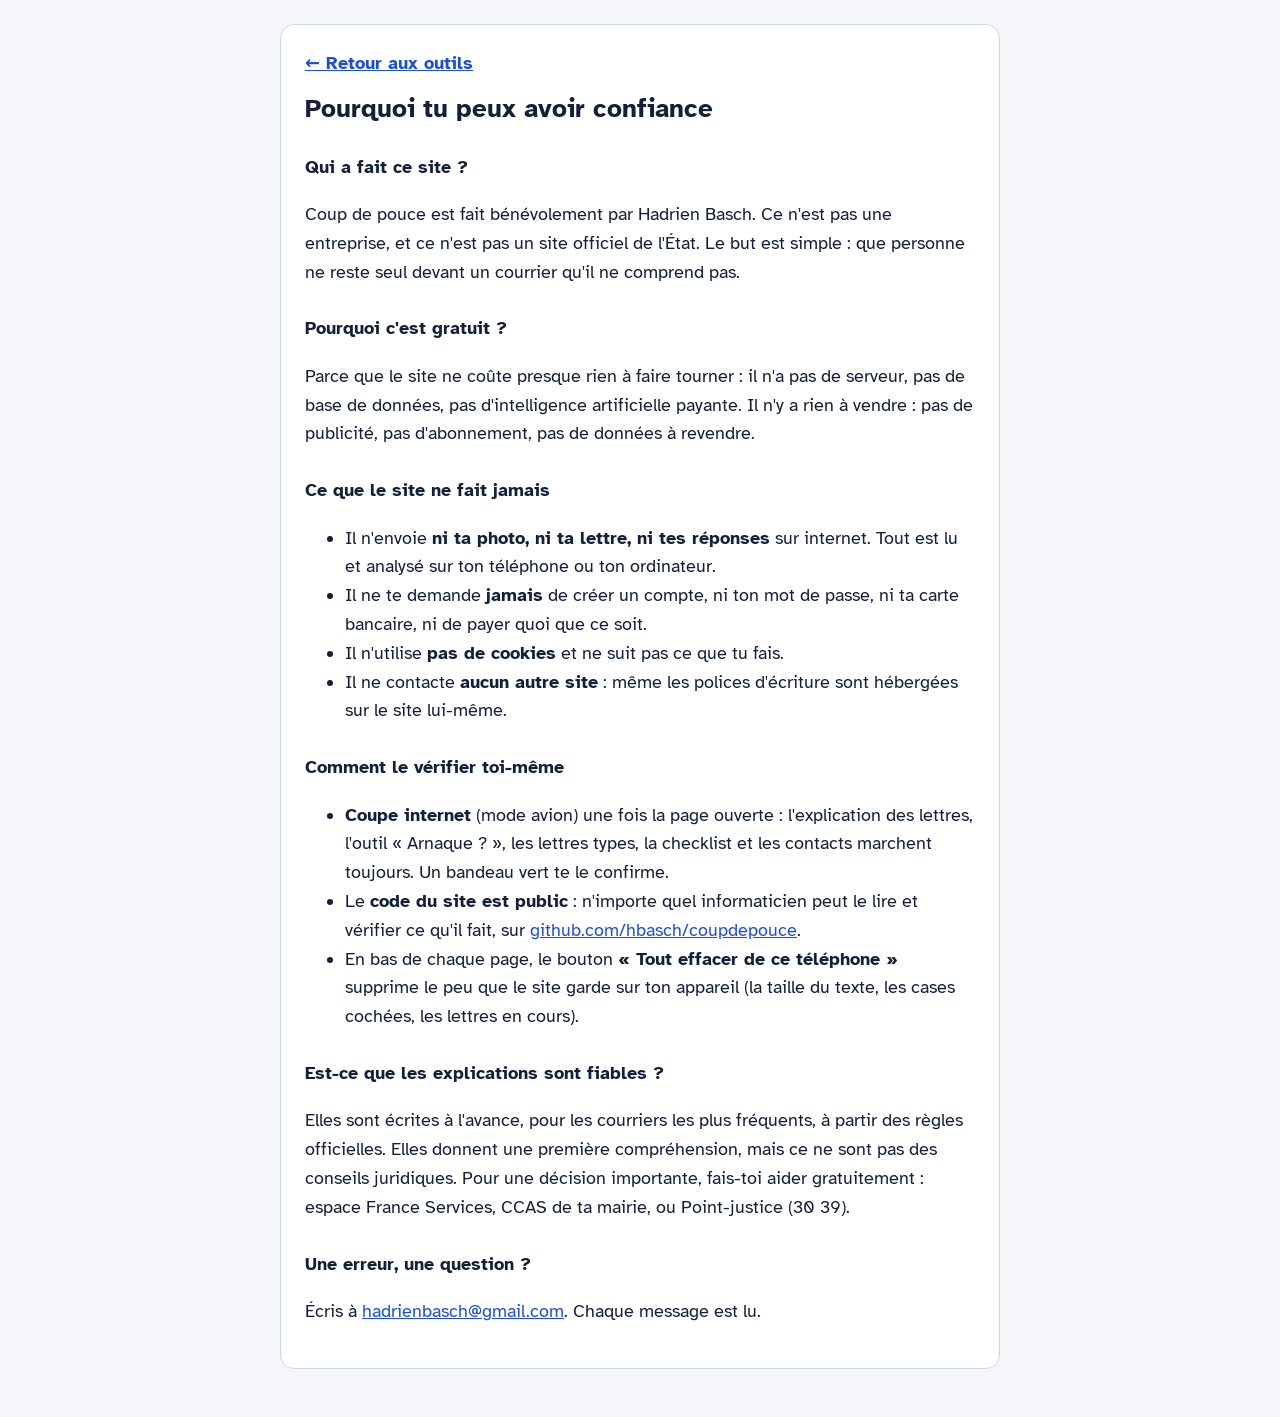
<file: confiance.html>
<!doctype html>
<html lang="fr">
<head>
<meta charset="utf-8">
<meta name="viewport" content="width=device-width,initial-scale=1">
<title>Pourquoi tu peux avoir confiance – Coup de pouce</title>
<link rel="icon" href="data:image/svg+xml,%3Csvg xmlns='http://www.w3.org/2000/svg' viewBox='0 0 32 32'%3E%3Ccircle cx='16' cy='16' r='15' fill='%23FFE14D'/%3E%3Ctext x='16' y='22' font-size='17' text-anchor='middle' font-family='Georgia' font-weight='bold' fill='%231B2130'%3Ec%3C/text%3E%3C/svg%3E">
<link rel="stylesheet" href="fonts/fonts.css">
<link rel="stylesheet" href="_legal.css">
</head>
<body>
<main>
<a class="back" href="./">← Retour aux outils</a>
<h1>Pourquoi tu peux avoir confiance</h1>

<h2>Qui a fait ce site ?</h2>
<p>Coup de pouce est fait bénévolement par Hadrien Basch. Ce n'est pas une entreprise, et ce n'est pas un site officiel de l'État. Le but est simple : que personne ne reste seul devant un courrier qu'il ne comprend pas.</p>

<h2>Pourquoi c'est gratuit ?</h2>
<p>Parce que le site ne coûte presque rien à faire tourner : il n'a pas de serveur, pas de base de données, pas d'intelligence artificielle payante. Il n'y a rien à vendre : pas de publicité, pas d'abonnement, pas de données à revendre.</p>

<h2>Ce que le site ne fait jamais</h2>
<ul>
  <li>Il n'envoie <b>ni ta photo, ni ta lettre, ni tes réponses</b> sur internet. Tout est lu et analysé sur ton téléphone ou ton ordinateur.</li>
  <li>Il ne te demande <b>jamais</b> de créer un compte, ni ton mot de passe, ni ta carte bancaire, ni de payer quoi que ce soit.</li>
  <li>Il n'utilise <b>pas de cookies</b> et ne suit pas ce que tu fais.</li>
  <li>Il ne contacte <b>aucun autre site</b> : même les polices d'écriture sont hébergées sur le site lui-même.</li>
</ul>

<h2>Comment le vérifier toi-même</h2>
<ul>
  <li><b>Coupe internet</b> (mode avion) une fois la page ouverte : l'explication des lettres, l'outil « Arnaque ? », les lettres types, la checklist et les contacts marchent toujours. Un bandeau vert te le confirme.</li>
  <li>Le <b>code du site est public</b> : n'importe quel informaticien peut le lire et vérifier ce qu'il fait, sur <a href="https://github.com/hbasch/coupdepouce">github.com/hbasch/coupdepouce</a>.</li>
  <li>En bas de chaque page, le bouton <b>« Tout effacer de ce téléphone »</b> supprime le peu que le site garde sur ton appareil (la taille du texte, les cases cochées, les lettres en cours).</li>
</ul>

<h2>Est-ce que les explications sont fiables ?</h2>
<p>Elles sont écrites à l'avance, pour les courriers les plus fréquents, à partir des règles officielles. Elles donnent une première compréhension, mais ce ne sont pas des conseils juridiques. Pour une décision importante, fais-toi aider gratuitement : espace France Services, CCAS de ta mairie, ou Point-justice (30 39).</p>

<h2>Une erreur, une question ?</h2>
<p>Écris à <a href="mailto:hadrienbasch@gmail.com">hadrienbasch@gmail.com</a>. Chaque message est lu.</p>
</main>
</body>
</html>
</file>
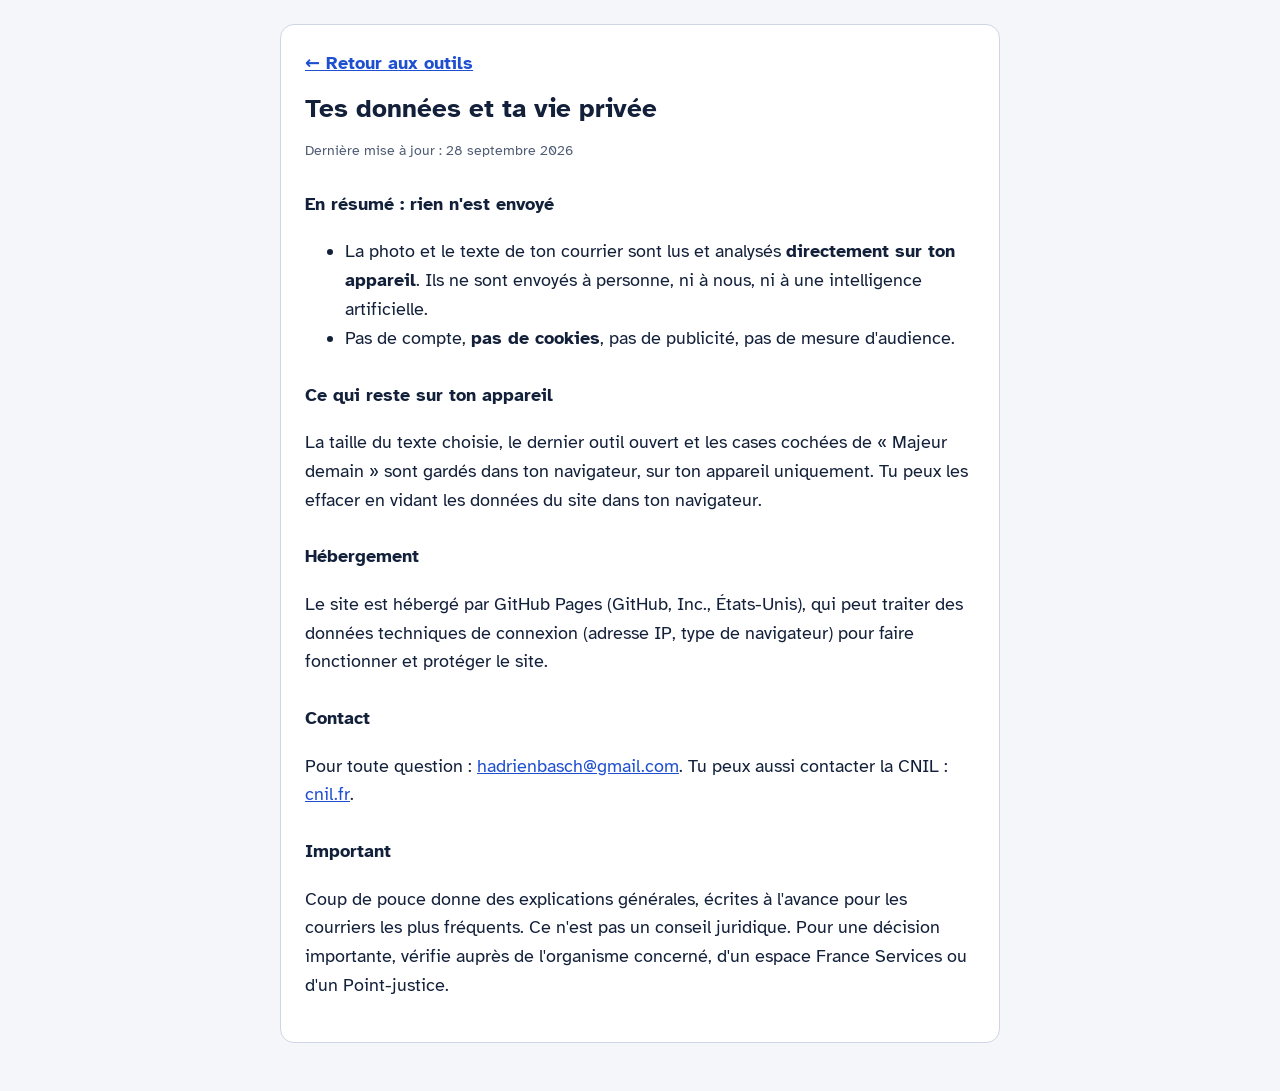
<file: confidentialite.html>
<!doctype html>
<html lang="fr">
<head>
<meta charset="utf-8">
<meta name="viewport" content="width=device-width,initial-scale=1">
<title>Confidentialité – Coup de pouce</title>
<link rel="icon" href="data:image/svg+xml,%3Csvg xmlns='http://www.w3.org/2000/svg' viewBox='0 0 32 32'%3E%3Ccircle cx='16' cy='16' r='15' fill='%23FFE14D'/%3E%3Ctext x='16' y='22' font-size='17' text-anchor='middle' font-family='Georgia' font-weight='bold' fill='%231B2130'%3Ec%3C/text%3E%3C/svg%3E">
<link rel="stylesheet" href="fonts/fonts.css">
<link rel="stylesheet" href="_legal.css">
</head>
<body>
<main>
<a class="back" href="./">← Retour aux outils</a>
<h1>Tes données et ta vie privée</h1>
<p class="small">Dernière mise à jour : 28 septembre 2026</p>
<h2>En résumé : rien n'est envoyé</h2>
<ul>
  <li>La photo et le texte de ton courrier sont lus et analysés <b>directement sur ton appareil</b>. Ils ne sont envoyés à personne, ni à nous, ni à une intelligence artificielle.</li>
  <li>Pas de compte, <b>pas de cookies</b>, pas de publicité, pas de mesure d'audience.</li>
</ul>
<h2>Ce qui reste sur ton appareil</h2>
<p>La taille du texte choisie, le dernier outil ouvert et les cases cochées de « Majeur demain » sont gardés dans ton navigateur, sur ton appareil uniquement. Tu peux les effacer en vidant les données du site dans ton navigateur.</p>
<h2>Hébergement</h2>
<p>Le site est hébergé par GitHub Pages (GitHub, Inc., États-Unis), qui peut traiter des données techniques de connexion (adresse IP, type de navigateur) pour faire fonctionner et protéger le site.</p>
<h2>Contact</h2>
<p>Pour toute question : <a href="mailto:hadrienbasch@gmail.com">hadrienbasch@gmail.com</a>. Tu peux aussi contacter la CNIL : <a href="https://www.cnil.fr" rel="noopener">cnil.fr</a>.</p>
<h2>Important</h2>
<p>Coup de pouce donne des explications générales, écrites à l'avance pour les courriers les plus fréquents. Ce n'est pas un conseil juridique. Pour une décision importante, vérifie auprès de l'organisme concerné, d'un espace France Services ou d'un Point-justice.</p>
</main>
</body>
</html>
</file>
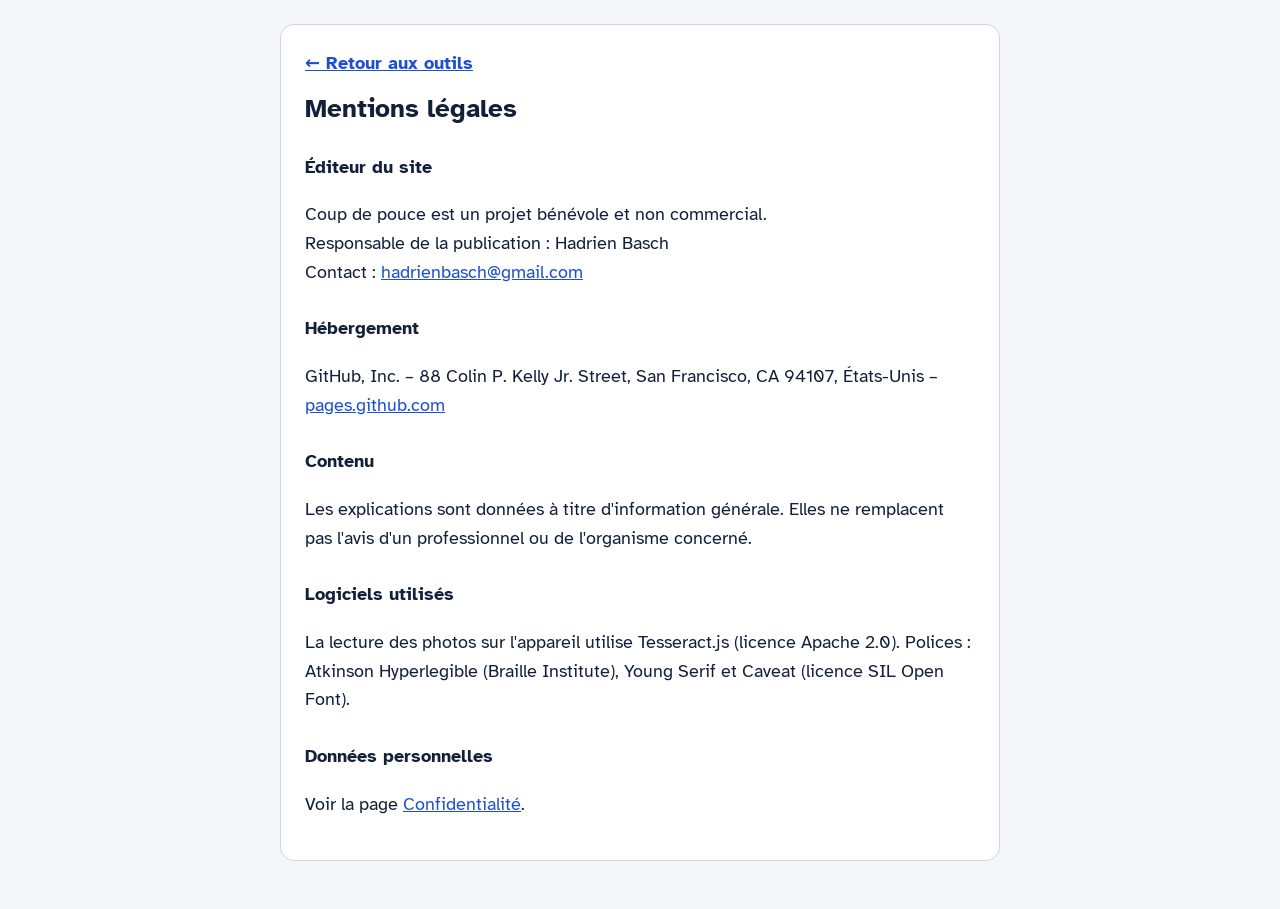
<file: mentions-legales.html>
<!doctype html>
<html lang="fr">
<head>
<meta charset="utf-8">
<meta name="viewport" content="width=device-width,initial-scale=1">
<title>Mentions légales – Coup de pouce</title>
<link rel="icon" href="data:image/svg+xml,%3Csvg xmlns='http://www.w3.org/2000/svg' viewBox='0 0 32 32'%3E%3Ccircle cx='16' cy='16' r='15' fill='%23FFE14D'/%3E%3Ctext x='16' y='22' font-size='17' text-anchor='middle' font-family='Georgia' font-weight='bold' fill='%231B2130'%3Ec%3C/text%3E%3C/svg%3E">
<link rel="stylesheet" href="fonts/fonts.css">
<link rel="stylesheet" href="_legal.css">
</head>
<body>
<main>
<a class="back" href="./">← Retour aux outils</a>
<h1>Mentions légales</h1>
<h2>Éditeur du site</h2>
<p>Coup de pouce est un projet bénévole et non commercial.<br>Responsable de la publication : Hadrien Basch<br>Contact : <a href="mailto:hadrienbasch@gmail.com">hadrienbasch@gmail.com</a></p>
<h2>Hébergement</h2>
<p>GitHub, Inc. – 88 Colin P. Kelly Jr. Street, San Francisco, CA 94107, États-Unis – <a href="https://pages.github.com" rel="noopener">pages.github.com</a></p>
<h2>Contenu</h2>
<p>Les explications sont données à titre d'information générale. Elles ne remplacent pas l'avis d'un professionnel ou de l'organisme concerné.</p>
<h2>Logiciels utilisés</h2>
<p>La lecture des photos sur l'appareil utilise Tesseract.js (licence Apache 2.0). Polices : Atkinson Hyperlegible (Braille Institute), Young Serif et Caveat (licence SIL Open Font).</p>
<h2>Données personnelles</h2>
<p>Voir la page <a href="confidentialite.html">Confidentialité</a>.</p>
</main>
</body>
</html>
</file>
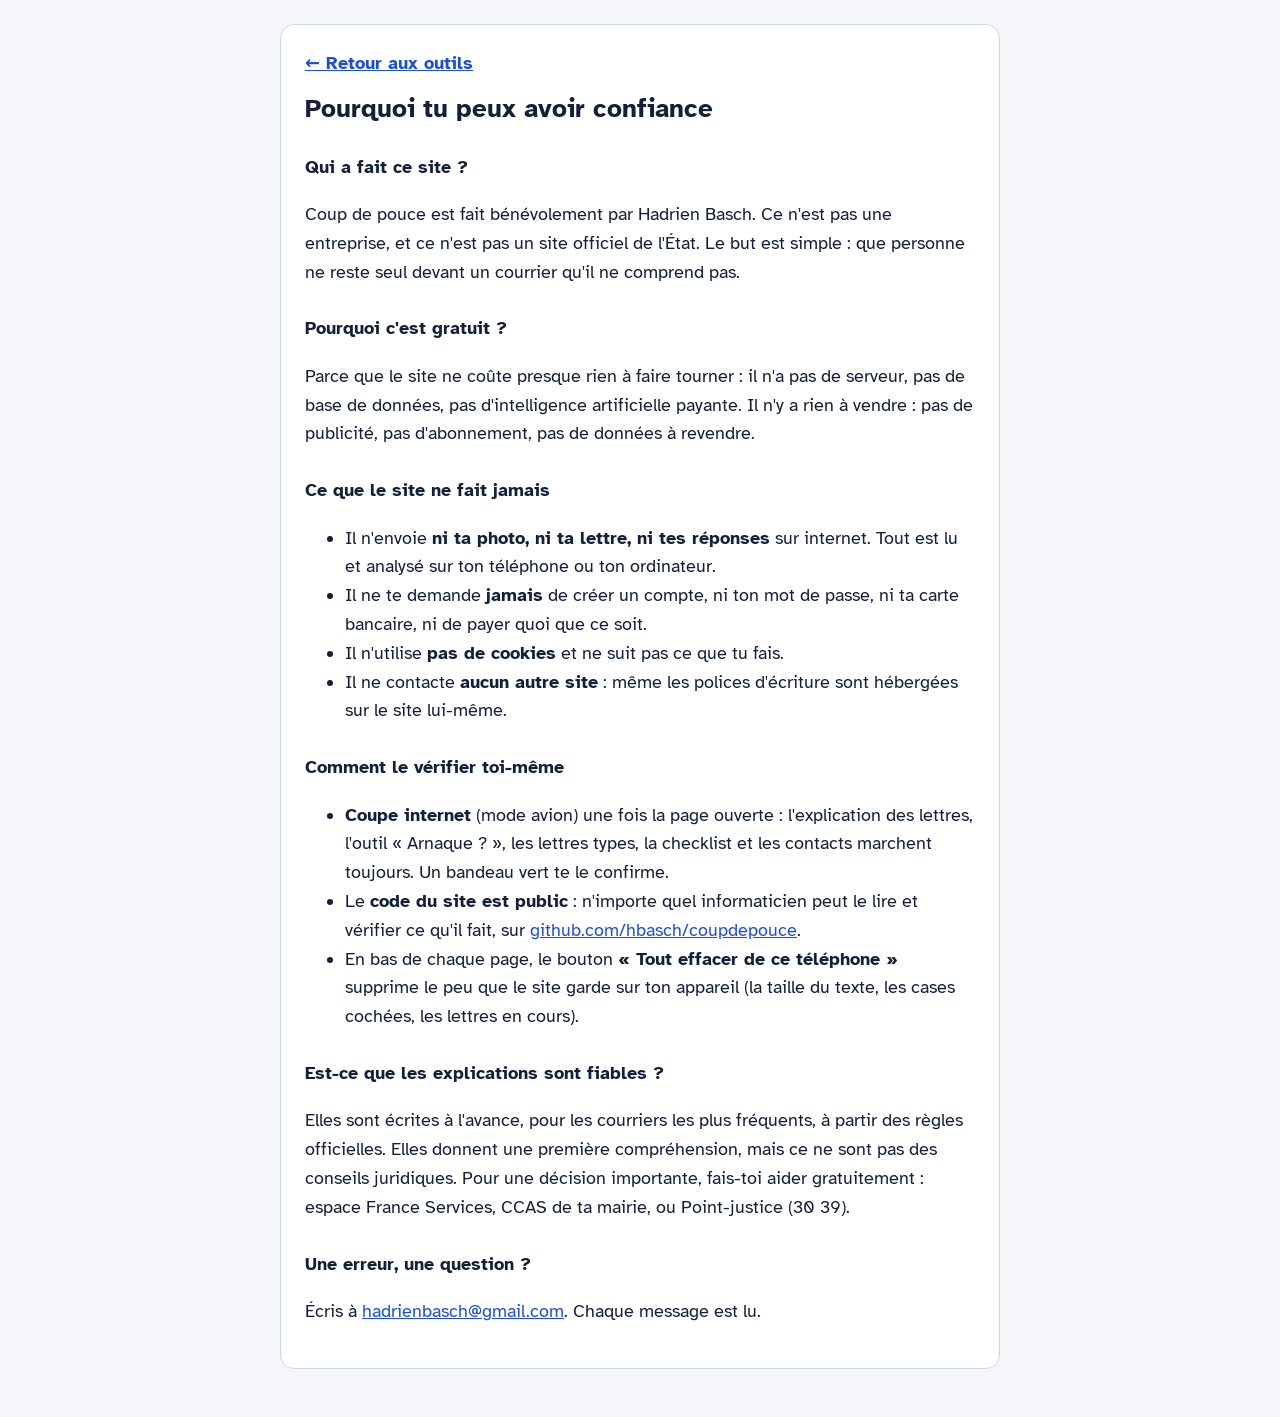
<file: public/confiance.html>
<!doctype html>
<html lang="fr">
<head>
<meta charset="utf-8">
<meta name="viewport" content="width=device-width,initial-scale=1">
<title>Pourquoi tu peux avoir confiance – Coup de pouce</title>
<link rel="stylesheet" href="fonts/fonts.css">
<link rel="stylesheet" href="_legal.css">
</head>
<body>
<main>
<a class="back" href="./">← Retour aux outils</a>
<h1>Pourquoi tu peux avoir confiance</h1>

<h2>Qui a fait ce site ?</h2>
<p>Coup de pouce est fait bénévolement par Hadrien Basch. Ce n'est pas une entreprise, et ce n'est pas un site officiel de l'État. Le but est simple : que personne ne reste seul devant un courrier qu'il ne comprend pas.</p>

<h2>Pourquoi c'est gratuit ?</h2>
<p>Parce que le site ne coûte presque rien à faire tourner : il n'a pas de serveur, pas de base de données, pas d'intelligence artificielle payante. Il n'y a rien à vendre : pas de publicité, pas d'abonnement, pas de données à revendre.</p>

<h2>Ce que le site ne fait jamais</h2>
<ul>
  <li>Il n'envoie <b>ni ta photo, ni ta lettre, ni tes réponses</b> sur internet. Tout est lu et analysé sur ton téléphone ou ton ordinateur.</li>
  <li>Il ne te demande <b>jamais</b> de créer un compte, ni ton mot de passe, ni ta carte bancaire, ni de payer quoi que ce soit.</li>
  <li>Il n'utilise <b>pas de cookies</b> et ne suit pas ce que tu fais.</li>
  <li>Il ne contacte <b>aucun autre site</b> : même les polices d'écriture sont hébergées sur le site lui-même.</li>
</ul>

<h2>Comment le vérifier toi-même</h2>
<ul>
  <li><b>Coupe internet</b> (mode avion) une fois la page ouverte : l'explication des lettres, l'outil « Arnaque ? », les lettres types, la checklist et les contacts marchent toujours. Un bandeau vert te le confirme.</li>
  <li>Le <b>code du site est public</b> : n'importe quel informaticien peut le lire et vérifier ce qu'il fait, sur <a href="https://github.com/hbasch/coupdepouce">github.com/hbasch/coupdepouce</a>.</li>
  <li>En bas de chaque page, le bouton <b>« Tout effacer de ce téléphone »</b> supprime le peu que le site garde sur ton appareil (la taille du texte, les cases cochées, les lettres en cours).</li>
</ul>

<h2>Est-ce que les explications sont fiables ?</h2>
<p>Elles sont écrites à l'avance, pour les courriers les plus fréquents, à partir des règles officielles. Elles donnent une première compréhension, mais ce ne sont pas des conseils juridiques. Pour une décision importante, fais-toi aider gratuitement : espace France Services, CCAS de ta mairie, ou Point-justice (30 39).</p>

<h2>Une erreur, une question ?</h2>
<p>Écris à <a href="mailto:hadrienbasch@gmail.com">hadrienbasch@gmail.com</a>. Chaque message est lu.</p>
</main>
</body>
</html>
</file>
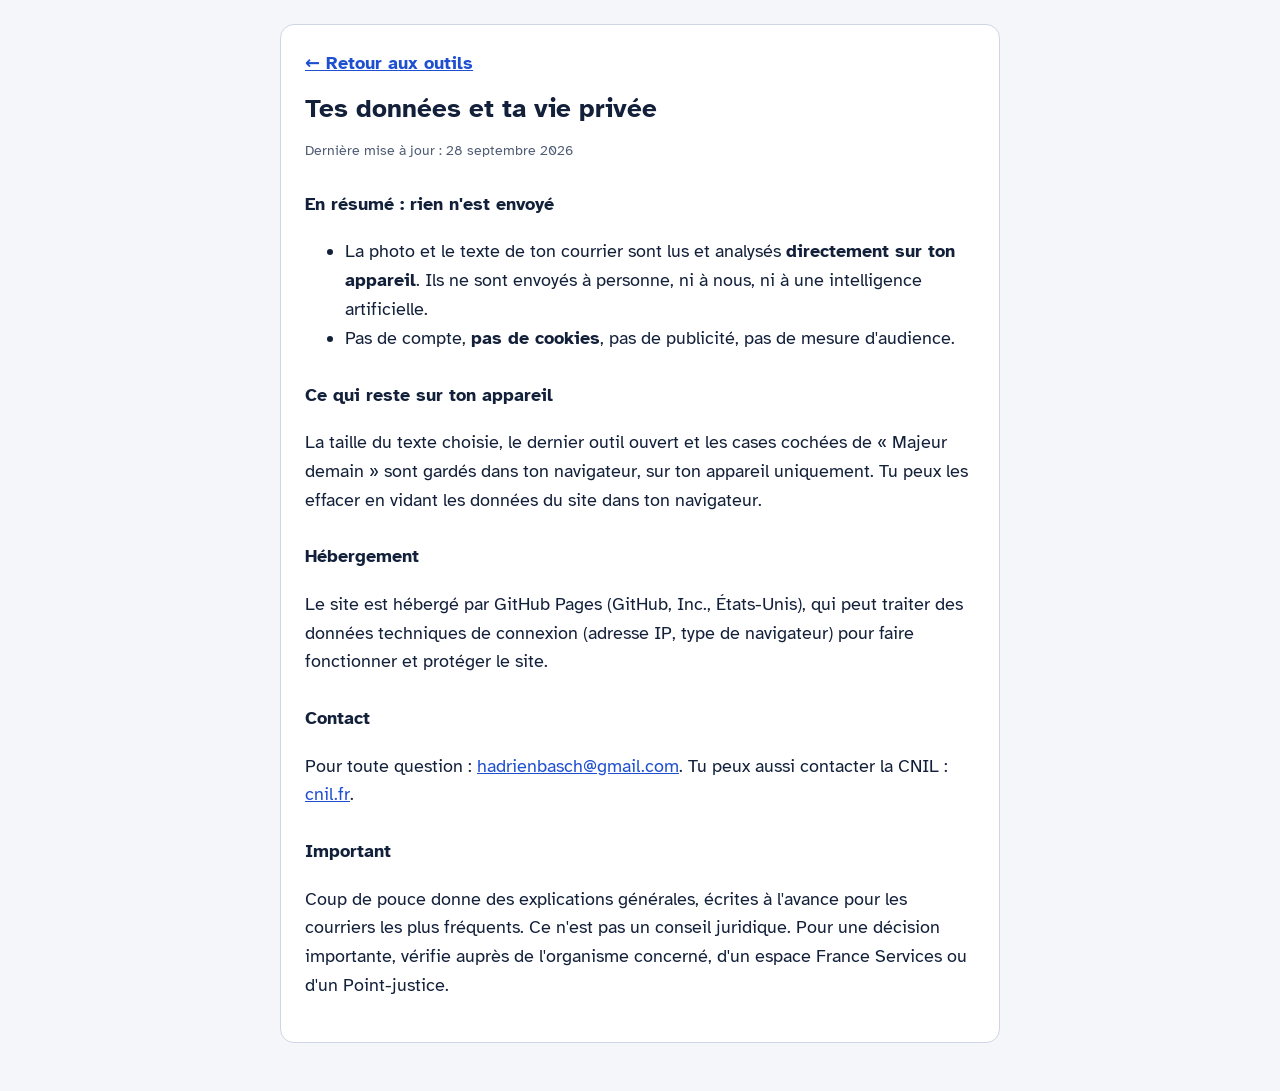
<file: public/confidentialite.html>
<!doctype html>
<html lang="fr">
<head>
<meta charset="utf-8">
<meta name="viewport" content="width=device-width,initial-scale=1">
<title>Confidentialité – Coup de pouce</title>
<link rel="stylesheet" href="fonts/fonts.css">
<link rel="stylesheet" href="_legal.css">
</head>
<body>
<main>
<a class="back" href="./">← Retour aux outils</a>
<h1>Tes données et ta vie privée</h1>
<p class="small">Dernière mise à jour : 28 septembre 2026</p>
<h2>En résumé : rien n'est envoyé</h2>
<ul>
  <li>La photo et le texte de ton courrier sont lus et analysés <b>directement sur ton appareil</b>. Ils ne sont envoyés à personne, ni à nous, ni à une intelligence artificielle.</li>
  <li>Pas de compte, <b>pas de cookies</b>, pas de publicité, pas de mesure d'audience.</li>
</ul>
<h2>Ce qui reste sur ton appareil</h2>
<p>La taille du texte choisie, le dernier outil ouvert et les cases cochées de « Majeur demain » sont gardés dans ton navigateur, sur ton appareil uniquement. Tu peux les effacer en vidant les données du site dans ton navigateur.</p>
<h2>Hébergement</h2>
<p>Le site est hébergé par GitHub Pages (GitHub, Inc., États-Unis), qui peut traiter des données techniques de connexion (adresse IP, type de navigateur) pour faire fonctionner et protéger le site.</p>
<h2>Contact</h2>
<p>Pour toute question : <a href="mailto:hadrienbasch@gmail.com">hadrienbasch@gmail.com</a>. Tu peux aussi contacter la CNIL : <a href="https://www.cnil.fr" rel="noopener">cnil.fr</a>.</p>
<h2>Important</h2>
<p>Coup de pouce donne des explications générales, écrites à l'avance pour les courriers les plus fréquents. Ce n'est pas un conseil juridique. Pour une décision importante, vérifie auprès de l'organisme concerné, d'un espace France Services ou d'un Point-justice.</p>
</main>
</body>
</html>
</file>
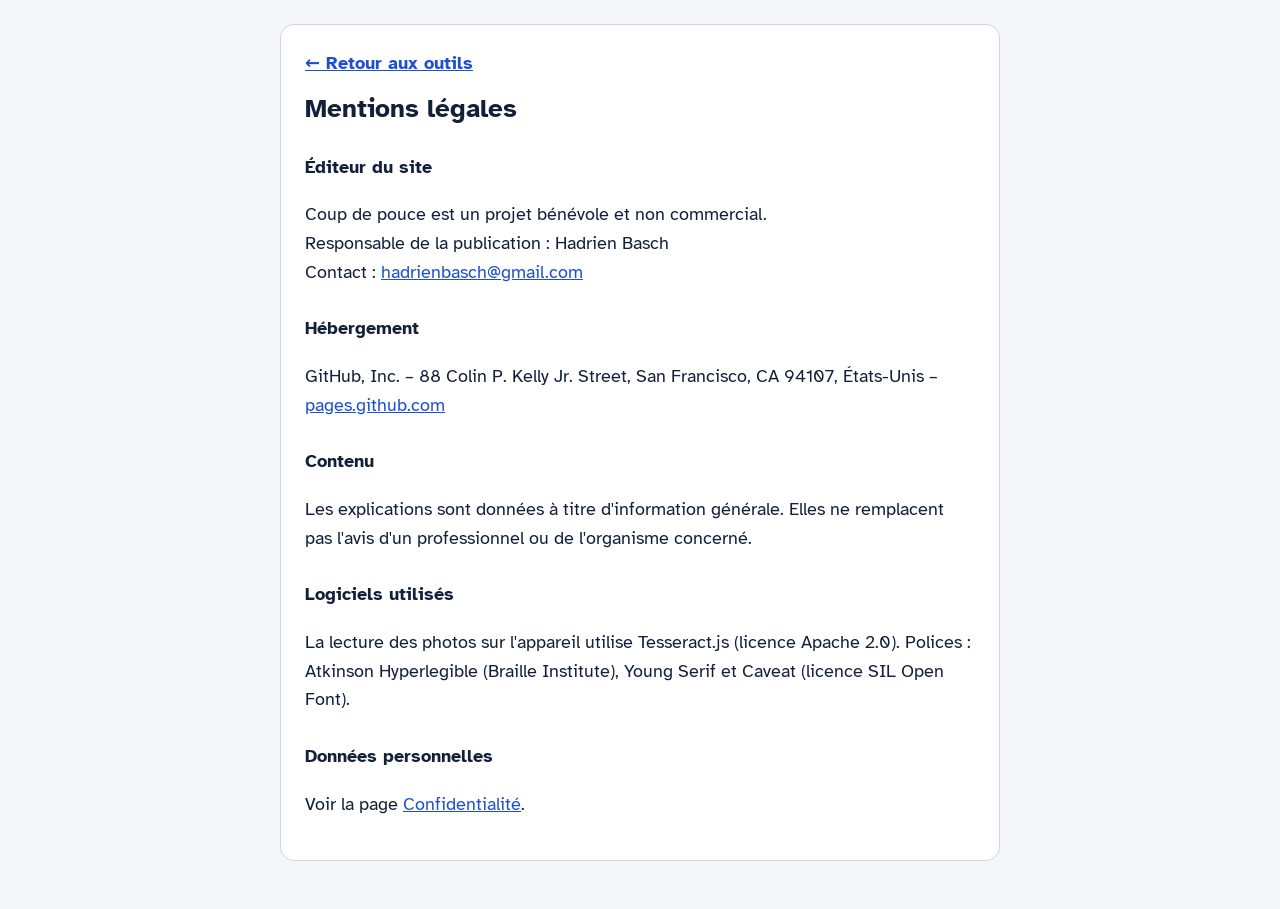
<file: public/mentions-legales.html>
<!doctype html>
<html lang="fr">
<head>
<meta charset="utf-8">
<meta name="viewport" content="width=device-width,initial-scale=1">
<title>Mentions légales – Coup de pouce</title>
<link rel="stylesheet" href="fonts/fonts.css">
<link rel="stylesheet" href="_legal.css">
</head>
<body>
<main>
<a class="back" href="./">← Retour aux outils</a>
<h1>Mentions légales</h1>
<h2>Éditeur du site</h2>
<p>Coup de pouce est un projet bénévole et non commercial.<br>Responsable de la publication : Hadrien Basch<br>Contact : <a href="mailto:hadrienbasch@gmail.com">hadrienbasch@gmail.com</a></p>
<h2>Hébergement</h2>
<p>GitHub, Inc. – 88 Colin P. Kelly Jr. Street, San Francisco, CA 94107, États-Unis – <a href="https://pages.github.com" rel="noopener">pages.github.com</a></p>
<h2>Contenu</h2>
<p>Les explications sont données à titre d'information générale. Elles ne remplacent pas l'avis d'un professionnel ou de l'organisme concerné.</p>
<h2>Logiciels utilisés</h2>
<p>La lecture des photos sur l'appareil utilise Tesseract.js (licence Apache 2.0). Polices : Atkinson Hyperlegible (Braille Institute), Young Serif et Caveat (licence SIL Open Font).</p>
<h2>Données personnelles</h2>
<p>Voir la page <a href="confidentialite.html">Confidentialité</a>.</p>
</main>
</body>
</html>
</file>
<file: fonts/fonts.css>
@font-face{font-family:"Atkinson Hyperlegible";font-style:normal;font-weight:400;font-display:swap;src:url(atkinson-hyperlegible-latin-400-normal.woff2) format("woff2")}
@font-face{font-family:"Atkinson Hyperlegible";font-style:normal;font-weight:700;font-display:swap;src:url(atkinson-hyperlegible-latin-700-normal.woff2) format("woff2")}
@font-face{font-family:"Young Serif";font-style:normal;font-weight:400;font-display:swap;src:url(young-serif-latin-400-normal.woff2) format("woff2")}
@font-face{font-family:"Caveat";font-style:normal;font-weight:600;font-display:swap;src:url(caveat-latin-600-normal.woff2) format("woff2")}
</file>
<file: public/fonts/fonts.css>
@font-face{font-family:"Atkinson Hyperlegible";font-style:normal;font-weight:400;font-display:swap;src:url(atkinson-hyperlegible-latin-400-normal.woff2) format("woff2")}
@font-face{font-family:"Atkinson Hyperlegible";font-style:normal;font-weight:700;font-display:swap;src:url(atkinson-hyperlegible-latin-700-normal.woff2) format("woff2")}
@font-face{font-family:"Young Serif";font-style:normal;font-weight:400;font-display:swap;src:url(young-serif-latin-400-normal.woff2) format("woff2")}
@font-face{font-family:"Caveat";font-style:normal;font-weight:600;font-display:swap;src:url(caveat-latin-600-normal.woff2) format("woff2")}
</file>
<file: _legal.css>
:root{--ground:#F4F6FA;--card:#FFFFFF;--ink:#13203A;--muted:#4D5B73;--line:#CFD6E3;--accent:#1F4FD1;--thumb:#FFC83D}
@media (prefers-color-scheme: dark){:root{color-scheme:dark;--ground:#0E1422;--card:#172036;--ink:#EEF2FA;--muted:#A9B4C8;--line:#2C3957;--accent:#7FA2FF}}
*{box-sizing:border-box}
body{margin:0;background:var(--ground);color:var(--ink);font:18px/1.6 "Atkinson Hyperlegible",Verdana,system-ui,sans-serif;padding:24px 16px 48px}
main{max-width:720px;margin:0 auto;background:var(--card);border:1px solid var(--line);border-radius:14px;padding:24px}
h1{font-size:1.6rem;line-height:1.2;margin:0 0 8px}
h2{font-size:1.15rem;margin:28px 0 8px}
p,li{max-width:65ch}
a{color:var(--accent)}
.back{display:inline-block;margin-bottom:16px;font-weight:700}
.todo{background:var(--thumb);color:#13203A;padding:0 4px;border-radius:3px}
.small{color:var(--muted);font-size:.9rem}
</file>
<file: public/_legal.css>
:root{--ground:#F4F6FA;--card:#FFFFFF;--ink:#13203A;--muted:#4D5B73;--line:#CFD6E3;--accent:#1F4FD1;--thumb:#FFC83D}
@media (prefers-color-scheme: dark){:root{color-scheme:dark;--ground:#0E1422;--card:#172036;--ink:#EEF2FA;--muted:#A9B4C8;--line:#2C3957;--accent:#7FA2FF}}
*{box-sizing:border-box}
body{margin:0;background:var(--ground);color:var(--ink);font:18px/1.6 "Atkinson Hyperlegible",Verdana,system-ui,sans-serif;padding:24px 16px 48px}
main{max-width:720px;margin:0 auto;background:var(--card);border:1px solid var(--line);border-radius:14px;padding:24px}
h1{font-size:1.6rem;line-height:1.2;margin:0 0 8px}
h2{font-size:1.15rem;margin:28px 0 8px}
p,li{max-width:65ch}
a{color:var(--accent)}
.back{display:inline-block;margin-bottom:16px;font-weight:700}
.todo{background:var(--thumb);color:#13203A;padding:0 4px;border-radius:3px}
.small{color:var(--muted);font-size:.9rem}
</file>
